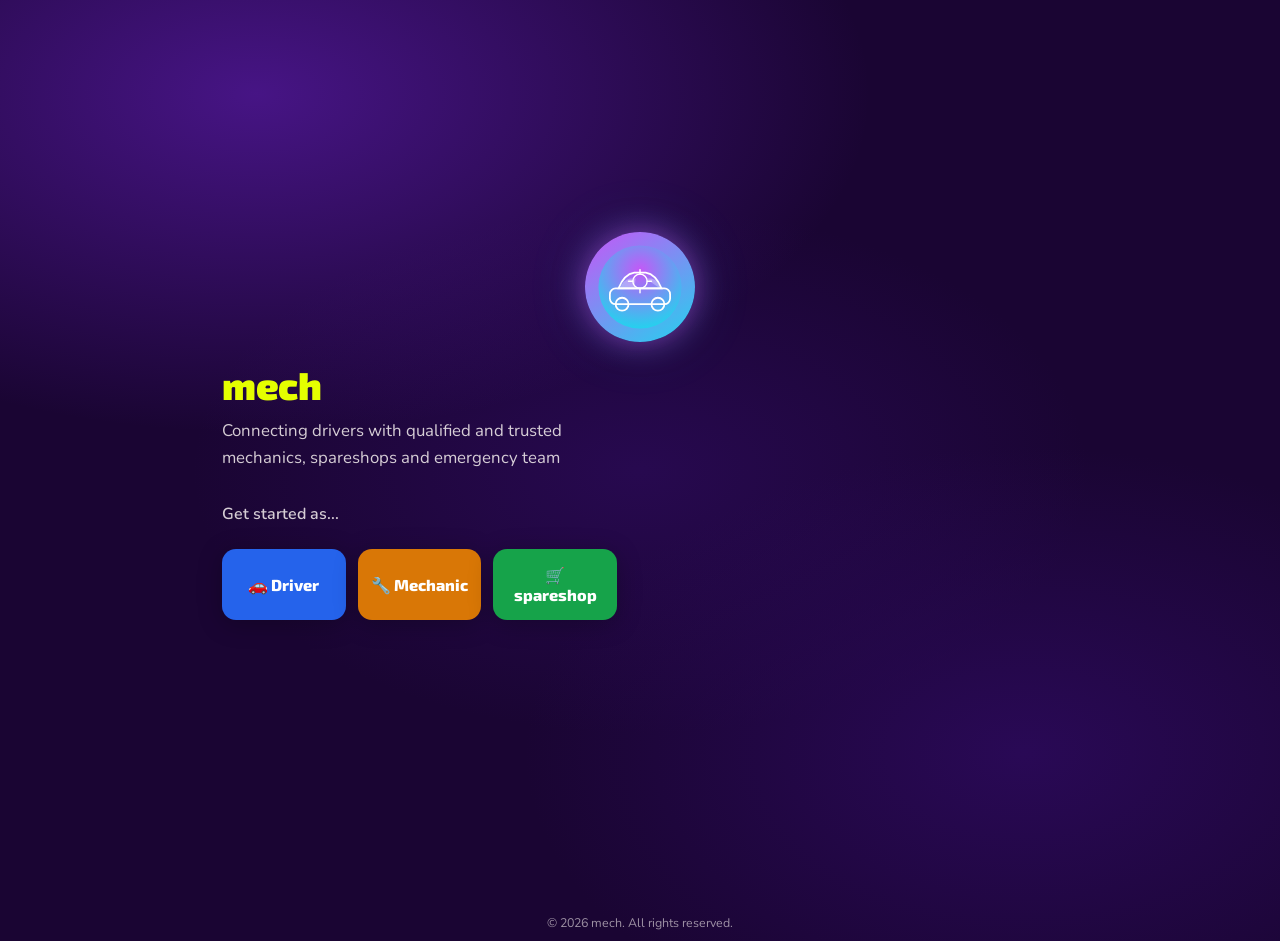
<file: frontend/index.html>
<!DOCTYPE html>
<html lang="en">
<head>
  <meta charset="UTF-8"/>
  <meta name="viewport" content="width=device-width,initial-scale=1.0"/>
  <title>mech — Connect with Mechanics &amp; Spare Shops</title>

  <!-- ── PWA Manifest ───────────────────────────────────────── -->
  <link rel="manifest" href="manifest.json"/>

  <!-- ── Theme colours ─────────────────────────────────────── -->
  <meta name="theme-color" content="#6b21c8"/>
  <meta name="msapplication-TileColor" content="#1a0533"/>
  <meta name="msapplication-TileImage" content="icons/icon-144.png"/>

  <!-- ── iOS / Safari PWA ──────────────────────────────────── -->
  <meta name="apple-mobile-web-app-capable" content="yes"/>
  <meta name="apple-mobile-web-app-status-bar-style" content="black-translucent"/>
  <meta name="apple-mobile-web-app-title" content="mech"/>
  <link rel="apple-touch-icon" href="icons/icon-192.png"/>
  <link rel="apple-touch-icon" sizes="152x152" href="icons/icon-152.png"/>
  <link rel="apple-touch-icon" sizes="144x144" href="icons/icon-144.png"/>

  <!-- ── Open Graph (share preview) ────────────────────────── -->
  <meta property="og:title" content="mech — On-Demand Auto Help"/>
  <meta property="og:description" content="Connecting drivers with trusted mechanics, spare shops and emergency teams."/>
  <meta property="og:image" content="icons/icon-512.png"/>
  <meta property="og:type" content="website"/>

  <!-- ── Description ───────────────────────────────────────── -->
  <meta name="description" content="Connecting drivers with qualified and trusted mechanics, spare shops and emergency rescue teams in Kenya."/>
  <meta name="keywords" content="mechanic, spare parts, auto repair, Kenya, driver, emergency"/>

  <link rel="stylesheet" href="css/styles.css"/>
  <link rel="icon" type="image/svg+xml" href="logo.SVG"/>
  <link rel="icon" type="image/png" sizes="192x192" href="icons/icon-192.png"/>
</head>
<body>
<div class="page-wrapper" style="justify-content:center;min-height:100vh;padding-top:0;">
  <div style="display:flex;flex-direction:column;justify-content:center;min-height:100vh;padding:32px 16px;">

    <!-- Logo -->
    <div style="display:flex;flex-direction:column;align-items:flex-start;margin-bottom:24px;">
      <div class="logo-ripple-wrap" style="width:110px;height:110px;margin-left:auto;margin-right:auto;margin-bottom:20px;">
        <span class="ripple-ring ripple-ring-1"></span>
        <span class="ripple-ring ripple-ring-2"></span>
        <span class="ripple-ring ripple-ring-3"></span>
        <div class="logo-circle" style="width:110px;height:110px;">
          <img src="logo.SVG" alt="mech logo" style="width:86px;height:86px;"/>
        </div>
      </div>
      <h1 class="logo-name" style="font-size:2.4rem;font-weight:900;margin-bottom:10px;">mech</h1>
      <p style="color:var(--text-light);font-size:1.05rem;line-height:1.6;max-width:400px;margin-bottom:32px;">
        Connecting drivers with qualified and trusted mechanics, spareshops and emergency team
      </p>

      <p style="color:var(--text-light);font-size:1rem;font-weight:600;margin-bottom:16px;">Get started as...</p>

      <div class="role-buttons">
        <button class="role-btn btn-blue" data-role="driver" onclick="window.location.href='register_driver.html'">
          🚗 Driver
        </button>
        <button class="role-btn btn-orange" data-role="mechanic" onclick="window.location.href='register_mechanic.html'">
          🔧 Mechanic
        </button>
        <button class="role-btn btn-green" data-role="spareshop" onclick="window.location.href='register_spareshop.html'">
          🛒 spareshop
        </button>
      </div>

      <div style="margin-top:24px;">
        <!-- Admin access: hidden from regular users, accessible only via /dashboard_admin.html
             when logged in as admin role. The link is invisible but keyboard-accessible
             for legitimate admins who know the URL. -->
        <span id="adminLinkWrap" style="display:none;">
          <a href="dashboard_admin.html" style="color:rgba(255,255,255,0.35);font-size:0.72rem;text-decoration:none;letter-spacing:0.5px;">⚙ Admin</a>
        </span>
      </div>
    </div>

  </div>

  <footer class="page-footer">© <span id="yr"></span> mech. All rights reserved.</footer>
</div>


<script src="js/app.js"></script>
<script>document.getElementById('yr').textContent = new Date().getFullYear();</script>
</body>
</html>
</file>
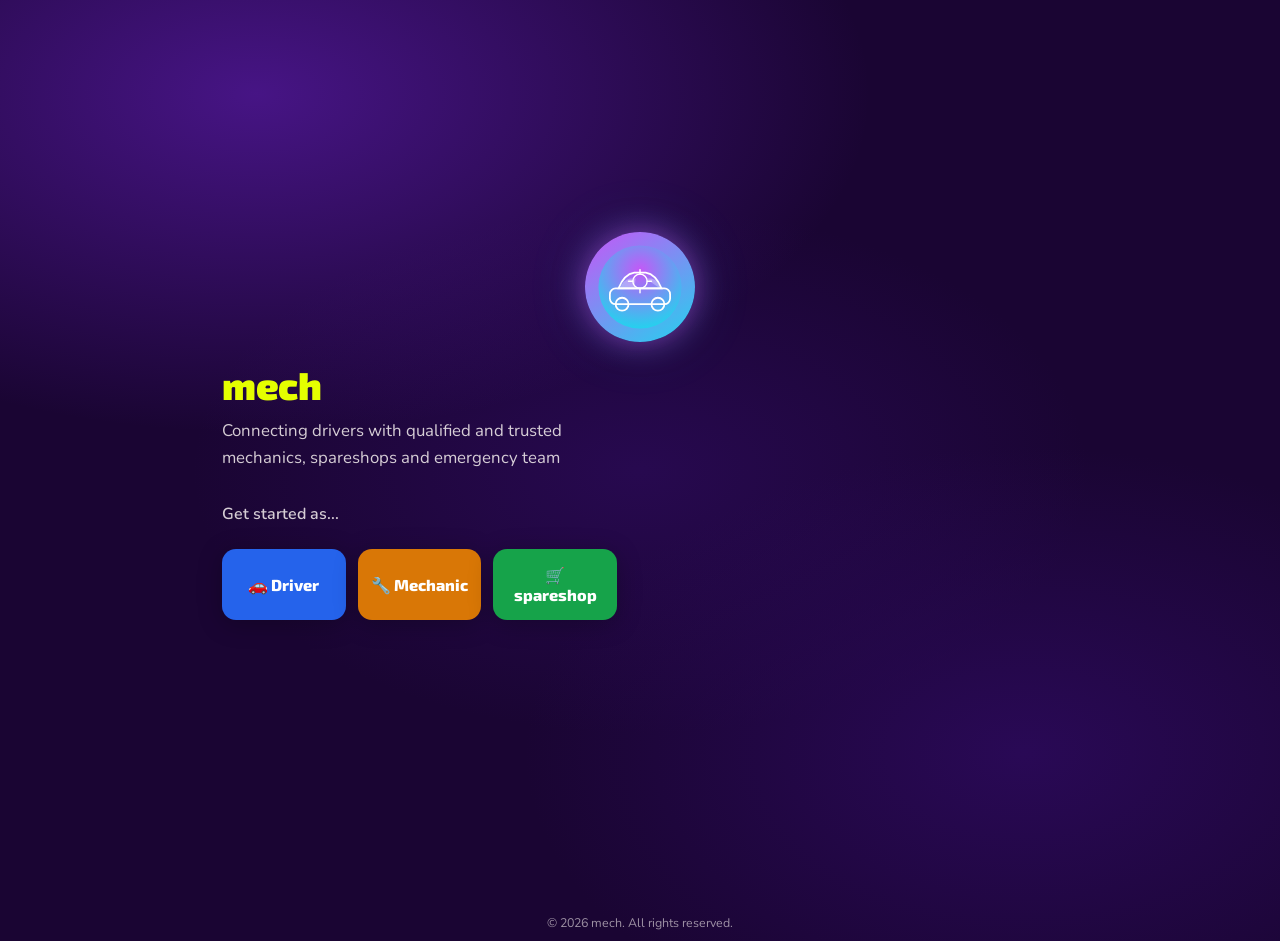
<file: frontend/dashboard_admin.html>
<!DOCTYPE html>
<html lang="en">
<head>
  <meta charset="UTF-8"/>
  <meta name="viewport" content="width=device-width,initial-scale=1.0"/>
  <link rel="manifest" href="manifest.json"/>
  <meta name="theme-color" content="#6b21c8"/>
  <meta name="apple-mobile-web-app-capable" content="yes"/>
  <meta name="apple-mobile-web-app-status-bar-style" content="black-translucent"/>
  <meta name="apple-mobile-web-app-title" content="mech"/>
  <link rel="apple-touch-icon" href="icons/icon-192.png"/>
  <meta name="robots" content="noindex, nofollow"/>
  <title>mech — Admin Dashboard</title>
  <link rel="stylesheet" href="css/styles.css"/>
  <link rel="icon" type="image/svg+xml" href="logo.SVG"/>
  <style>
    .admin-badge{font-size:.65rem;font-weight:800;padding:3px 9px;border-radius:999px;white-space:nowrap}
    .badge-active{background:#d1fae5;color:#15803d}
    .badge-expired{background:#fee2e2;color:#b91c1c}
    .badge-grace{background:#fef3c7;color:#92400e}
    .badge-pending{background:#dbeafe;color:#1d4ed8}
    .badge-suspended{background:#fee2e2;color:#7f1d1d}
    .badge-locked{background:#f3e8ff;color:#7c3aed}
    .mb{padding:4px 9px;border:none;border-radius:6px;font-size:.68rem;font-weight:700;cursor:pointer;color:#fff;white-space:nowrap}
    .mb-green{background:#16a34a}.mb-red{background:#ef4444}.mb-purple{background:#7c3aed}
    .mb-orange{background:#d97706}.mb-gray{background:#6b7280}.mb-blue{background:#2563eb}
    .sec-tab{display:none}.sec-tab.active{display:block}
    .admin-tab{padding:6px 14px;border-radius:999px;font-size:.75rem;font-weight:700;
      border:1.5px solid rgba(107,33,200,.2);background:#f9fafb;color:var(--text-dark);cursor:pointer}
    .admin-tab.on{background:var(--purple-light);border-color:var(--purple-light);color:#fff}
    .empty{padding:16px;text-align:center;color:#9ca3af;font-size:.82rem}
    .row{display:flex;align-items:center;gap:8px;padding:9px 0;border-bottom:1px solid rgba(0,0,0,.06);font-size:.8rem}
    .row:last-child{border-bottom:none}
    .stars-gold{color:#f59e0b}
    .ai{padding:5px 8px;border:1px solid #e5e7eb;border-radius:6px;font-size:.78rem;outline:none;font-family:inherit}
    .btn-row{display:flex;gap:6px;flex-wrap:wrap;margin-top:8px}
    .full-input{width:100%;padding:9px 12px;border:1px solid #e5e7eb;border-radius:var(--radius-sm);font-size:.82rem;outline:none;box-sizing:border-box;font-family:inherit}
  </style>
</head>
<body>
<div class="page-wrapper has-bottom-nav">

  <!-- Header -->
  <div class="logo-block" style="padding:16px 0 8px;">
    <div class="logo-ripple-wrap" style="width:70px;height:70px;">
      <span class="ripple-ring ripple-ring-1"></span>
      <span class="ripple-ring ripple-ring-2"></span>
      <span class="ripple-ring ripple-ring-3"></span>
      <div class="logo-circle" style="width:70px;height:70px;">
        <img src="logo.SVG" alt="mech" style="width:54px;height:54px;"/>
      </div>
    </div>
    <span class="logo-name" style="font-size:1.4rem;">mech</span>
    <h2 style="font-family:var(--font-display);font-size:1.5rem;font-weight:900;color:var(--text-white);">Admin Dashboard</h2>
  </div>

  <!-- Stats row -->
  <div class="dash-grid-3" style="margin-bottom:12px;">
    <div class="admin-section" style="text-align:center;">
      <div class="admin-stat-big" id="statTotalUsers">--</div>
      <div style="font-size:.78rem;font-weight:700;color:var(--text-muted);">Total Users</div>
      <div style="font-size:.72rem;margin-top:4px;">🚗 <span id="statDrivers">--</span> &nbsp;🔧 <span id="statMechanics">--</span> &nbsp;🛒 <span id="statShops">--</span></div>
    </div>
    <div class="admin-section" style="text-align:center;">
      <div class="admin-stat-big" style="color:#f59e0b;" id="statPendingMech">--</div>
      <div style="font-size:.78rem;font-weight:700;color:var(--text-muted);">Pending Mechanic Verifications</div>
      <div style="font-size:.72rem;margin-top:4px;color:var(--text-muted);">Shops waiting: <span id="statPendingShop">--</span></div>
    </div>
    <div class="admin-section" style="text-align:center;">
      <div class="admin-stat-big" id="statAvgRating">--</div>
      <div style="font-size:.78rem;font-weight:700;color:var(--text-muted);">Avg Provider Rating</div>
      <div style="font-size:.72rem;margin-top:4px;color:var(--text-muted);">Earnings: <span id="statEarnings">--</span></div>
    </div>
  </div>

  <!-- Section tabs -->
  <div style="display:flex;gap:6px;flex-wrap:wrap;margin-bottom:14px;">
    <button class="admin-tab on" onclick="showSec('users',this)">👥 Users</button>
    <button class="admin-tab" onclick="showSec('verify',this)">✅ Verify</button>
    <button class="admin-tab" onclick="showSec('subscriptions',this)">💳 Subscriptions</button>
    <button class="admin-tab" onclick="showSec('ratings',this)">⭐ Ratings</button>
    <button class="admin-tab" onclick="showSec('emergency',this)">🚨 Emergency</button>
    <button class="admin-tab" onclick="showSec('notify',this)">📢 Notify</button>
    <button class="admin-tab" onclick="showSec('admins',this)">🛡️ Admins</button>
    <button class="admin-tab" onclick="showSec('audit',this)">📋 Audit Trail</button>
  </div>

  <!-- ═══════════════════ USERS ═══════════════════ -->
  <div id="sec-users" class="sec-tab active">
    <div class="admin-section">
      <div class="admin-section-title">USER MANAGEMENT</div>
      <input id="userSearch" class="full-input" style="margin-bottom:10px;" type="text" placeholder="Search by name or email…"/>
      <div id="userMgmtList"><div class="empty">Loading users…</div></div>
    </div>
    <div class="admin-section" style="margin-top:12px;">
      <div class="admin-section-title">USER ACTIONS (quick — by ID)</div>
      <input id="actionUserId" class="full-input" style="margin-bottom:8px;" type="text" placeholder="Enter user ID"/>
      <div class="btn-row">
        <button id="deactivateBtn" class="btn btn-red" style="flex:1;font-size:.75rem;padding:9px;">Deactivate</button>
        <button id="suspendBtn" class="btn btn-orange" style="flex:1;font-size:.75rem;padding:9px;">Suspend (hrs)</button>
      </div>
    </div>
  </div>

  <!-- ═══════════════════ VERIFICATION ═══════════════════ -->
  <div id="sec-verify" class="sec-tab">
    <div class="admin-section">
      <div class="admin-section-title">VERIFICATION QUEUE</div>
      <div class="btn-row" style="margin-bottom:10px;">
        <button class="admin-tab on" onclick="loadVerifyQueue('mechanic',this)" style="flex:1;">🔧 Mechanics</button>
        <button class="admin-tab" onclick="loadVerifyQueue('spareshop',this)" style="flex:1;">🛒 Shop Owners</button>
      </div>
      <div id="verifyQueueList"><div class="empty">Loading…</div></div>
    </div>
  </div>

  <!-- ═══════════════════ SUBSCRIPTIONS ═══════════════════ -->
  <div id="sec-subscriptions" class="sec-tab">
    <div class="admin-section">
      <div class="admin-section-title">SUBSCRIPTIONS</div>
      <div style="display:flex;gap:6px;flex-wrap:wrap;margin-bottom:12px;">
        <button class="admin-tab on" onclick="loadSubs('expiring',this)">⚠️ Expiring Soon</button>
        <button class="admin-tab" onclick="loadSubs('expired',this)">🔴 Expired</button>
        <button class="admin-tab" onclick="loadSubs('grace',this)">⏳ Grace Period</button>
        <button class="admin-tab" onclick="loadSubs('all',this)">All</button>
      </div>
      <div id="subsList"><div class="empty">Loading…</div></div>
    </div>
  </div>

  <!-- ═══════════════════ RATINGS ═══════════════════ -->
  <div id="sec-ratings" class="sec-tab">
    <div class="admin-section">
      <div class="admin-section-title">PROVIDER RATINGS <span style="font-size:.65rem;font-weight:600;color:var(--text-muted);text-transform:none;">— edit or delete any rating</span></div>
      <div style="display:flex;gap:6px;flex-wrap:wrap;margin-bottom:10px;">
        <button class="admin-tab on" onclick="loadRatings('',this)">All</button>
        <button class="admin-tab" onclick="loadRatings('mechanic',this)">Mechanics</button>
        <button class="admin-tab" onclick="loadRatings('spareshop',this)">Shops</button>
      </div>
      <div id="ratingsList"><div class="empty">Loading…</div></div>
    </div>
  </div>

  <!-- ═══════════════════ EMERGENCY CONTACTS ═══════════════════ -->
  <div id="sec-emergency" class="sec-tab">
    <div class="admin-section">
      <div class="admin-section-title">EMERGENCY CONTACTS <span style="font-size:.65rem;font-weight:600;color:var(--text-muted);text-transform:none;">— source of truth for chat.html emergency tab</span></div>

      <!-- Add form -->
      <div style="background:rgba(107,33,200,.06);border-radius:10px;padding:12px;margin-bottom:14px;">
        <div style="font-size:.78rem;font-weight:800;margin-bottom:8px;color:var(--text-dark);">+ Add Contact</div>
        <div style="display:grid;grid-template-columns:1fr 1fr;gap:8px;">
          <input class="full-input" id="ecName"     placeholder="Name *"/>
          <input class="full-input" id="ecContact"  placeholder="Phone number *"/>
          <input class="full-input" id="ecCategory" placeholder="Category (Police/Medical/…)"/>
          <input class="full-input" id="ecLocation" placeholder="Location/Region"/>
          <input class="full-input" id="ecIcon"     placeholder="Emoji icon (e.g. 🚔)"/>
          <input class="full-input" id="ecNotes"    placeholder="Notes (optional)"/>
        </div>
        <button onclick="addEmergContact()" class="btn btn-blue btn-full" style="margin-top:8px;font-size:.82rem;padding:9px;">Add Contact</button>
      </div>

      <div id="emergContactsList"><div class="empty">Loading…</div></div>
    </div>
  </div>

  <!-- ═══════════════════ NOTIFY ═══════════════════ -->
  <div id="sec-notify" class="sec-tab">
    <div class="admin-section">
      <div class="admin-section-title">SEND NOTIFICATION <span style="font-size:.65rem;font-weight:600;color:var(--text-muted);text-transform:none;">— appears in user's chat as "Mech Admin"</span></div>
      <textarea id="notifMessage" class="full-input" placeholder="Notification message…" style="height:72px;resize:none;"></textarea>
      <div style="display:flex;align-items:center;gap:6px;margin:6px 0;flex-wrap:wrap;">
        <span style="font-size:.75rem;font-weight:600;white-space:nowrap;">By email</span>
        <input id="notifTarget" type="email" class="full-input" style="flex:1;padding:5px 8px;" placeholder="user@email.com (leave blank to use role/broadcast)"/>
      </div>
      <div style="display:flex;align-items:center;gap:6px;margin:4px 0;">
        <span style="font-size:.75rem;font-weight:600;white-space:nowrap;">By role</span>
        <select id="notifRole" class="full-input" style="flex:1;padding:5px 8px;">
          <option value="">— all roles —</option>
          <option value="driver">Drivers</option>
          <option value="mechanic">Mechanics</option>
          <option value="spareshop">Spare Shops</option>
        </select>
      </div>
      <label style="display:flex;align-items:center;gap:6px;margin:6px 0;font-size:.75rem;font-weight:600;cursor:pointer;">
        <input type="checkbox" id="notifBroadcast" style="accent-color:var(--purple-light);"/>
        Broadcast to ALL users
      </label>
      <div id="notifAlert" style="display:none;padding:9px 12px;border-radius:8px;font-size:.8rem;font-weight:700;margin:8px 0;"></div>
      <button id="sendNotifBtn" class="btn btn-blue btn-full" style="font-size:.82rem;padding:11px;">Send Notification 📨</button>
    </div>
  </div>

  <!-- ═══════════════════ MANAGE ADMINS ═══════════════════ -->
  <div id="sec-admins" class="sec-tab">
    <div class="admin-section">
      <div class="admin-section-title">CURRENT ADMINS</div>
      <div id="adminsList"><div class="empty">Loading…</div></div>
    </div>
    <div class="admin-section" style="margin-top:12px;">
      <div class="admin-section-title">ADD / PROMOTE TO ADMIN</div>
      <div style="font-size:.75rem;color:var(--text-muted);margin-bottom:10px;">
        If the user already has an account (driver/mechanic/shop), enter their registered email and phone — their account will be PROMOTED to admin. Otherwise a new admin account is created.
      </div>
      <div id="addAdminAlert" style="display:none;padding:9px 12px;border-radius:8px;font-size:.8rem;font-weight:700;margin-bottom:10px;"></div>
      <div class="input-wrapper" style="margin-bottom:8px;">
        <span class="input-icon">👤</span>
        <input class="input-field" id="adminFullName" type="text" placeholder="Full Name"/>
      </div>
      <div class="input-wrapper" style="margin-bottom:8px;">
        <span class="input-icon">✉️</span>
        <input class="input-field" id="adminEmail" type="email" placeholder="Email address"/>
      </div>
      <div class="input-wrapper" style="margin-bottom:8px;">
        <span class="input-icon">📞</span>
        <input class="input-field" id="adminPhone" type="tel" placeholder="Phone (e.g. +254712345678)"/>
      </div>
      <div class="input-wrapper" style="margin-bottom:12px;">
        <span class="input-icon">🔒</span>
        <input class="input-field" id="adminPassword" type="password" placeholder="Password (min 8 chars)" autocomplete="new-password"/>
      </div>
      <button class="btn btn-blue btn-full" id="addAdminBtn" style="padding:13px;font-size:.9rem;">
        + Add / Promote to Admin
      </button>
    </div>
  </div>

  <!-- ═══════════════════ AUDIT TRAIL ═══════════════════ -->
  <div id="sec-audit" class="sec-tab">
    <div class="admin-section">
      <div class="admin-section-title">ADMIN AUDIT TRAIL <span style="font-size:.65rem;font-weight:600;color:var(--text-muted);text-transform:none;">— every admin action is logged here with who did it</span></div>
      <div id="auditList"><div class="empty">Loading…</div></div>
      <button onclick="loadAudit()" class="btn btn-blue" style="margin-top:10px;font-size:.78rem;padding:8px 16px;">🔄 Refresh</button>
    </div>
  </div>

  <footer class="page-footer" style="padding-bottom:6px;">© <span id="yr"></span> mech. All rights reserved.</footer>
</div>

<!-- Bottom Nav -->
<nav class="dash-bottom-nav" style="left:0;right:0;max-width:900px;margin:0 auto;">
  <button class="dash-nav-tab active" onclick="window.location.href='dashboard_admin.html'">
    <span class="d-icon">🏠</span>Dashboard
  </button>
  <button class="dash-nav-tab" onclick="window.location.href='chat.html'">
    <span class="d-icon">💬</span>Chats
  </button>
  <button class="dash-nav-tab" id="logoutBtn">
    <span class="d-icon">⏻</span>Logout
  </button>
</nav>

<script src="config.js"></script>
<script src="js/app.js"></script>
<script>
'use strict';

document.getElementById('yr').textContent = new Date().getFullYear();

/* ── Helpers ── */
const BASE = window.MechConfig?.API_BASE || 'https://mech-backend-h7nk.onrender.com';

function authHdr() {
  const tok = (() => { try { return JSON.parse(localStorage.getItem('mech_token')); } catch(e) { return null; } })();
  return { 'Content-Type': 'application/json', ...(tok ? { 'Authorization': 'Bearer ' + tok } : {}) };
}
async function api(method, path, body) {
  const opts = { method, headers: authHdr() };
  if (body) opts.body = JSON.stringify(body);
  const r = await fetch(BASE + path, opts);
  return r.json();
}
const GET  = path => api('GET',  path);
const POST = (path, b) => api('POST', path, b);
const PUT  = (path, b) => api('PUT',  path, b);
const DEL  = path => api('DELETE', path);

function myId() {
  try { return JSON.parse(localStorage.getItem('mech_user'))?.id; } catch(e) { return null; }
}
function toast(msg) {
  if (window.MechApp?.UI?.showToast) { window.MechApp.UI.showToast(msg); return; }
  alert(msg);
}
function esc(s) {
  const d = document.createElement('div');
  d.appendChild(document.createTextNode(s || ''));
  return d.innerHTML;
}

/* ── Section switcher ── */
function showSec(id, btn) {
  document.querySelectorAll('.sec-tab').forEach(s => s.classList.remove('active'));
  document.getElementById('sec-' + id).classList.add('active');
  document.querySelectorAll('.admin-tab[onclick*="showSec"]').forEach(b => b.classList.remove('on'));
  btn.classList.add('on');

  // Lazy load on first open
  if (id === 'subscriptions') loadSubs('expiring', document.querySelector('#sec-subscriptions .admin-tab'));
  if (id === 'ratings')       loadRatings('', document.querySelector('#sec-ratings .admin-tab'));
  if (id === 'emergency')     loadEmergContacts();
  if (id === 'admins')        loadAdmins();
  if (id === 'audit')         loadAudit();
  if (id === 'verify')        loadVerifyQueue('mechanic', document.querySelector('#sec-verify .admin-tab'));
}

/* ════════════════════════════════════════════════
   STATS
   ════════════════════════════════════════════════ */
async function loadStats() {
  const res = await GET('/api/admin/stats');
  const set = (id, v) => { const el = document.getElementById(id); if (el) el.textContent = v ?? '--'; };
  set('statTotalUsers', res.total_users);
  set('statDrivers',    res.drivers);
  set('statMechanics',  res.mechanics);
  set('statShops',      res.spare_shops);
  set('statAvgRating',  res.avg_rating != null ? Number(res.avg_rating).toFixed(1) : '--');
  set('statEarnings',   res.total_earnings_kes != null ? 'KES ' + Number(res.total_earnings_kes).toLocaleString() : '--');
  set('statPendingMech',res.pending_mechanic_verifications ?? res.pending_verify ?? '--');
  set('statPendingShop',res.pending_shop_verifications ?? '--');
}

/* ════════════════════════════════════════════════
   USERS
   ════════════════════════════════════════════════ */
async function loadUsers(q) {
  const list = document.getElementById('userMgmtList');
  list.innerHTML = '<div class="empty">Loading…</div>';
  const res = await GET('/api/admin/users' + (q ? '?q=' + encodeURIComponent(q) : ''));
  const users = res.users || [];
  if (!users.length) { list.innerHTML = '<div class="empty">No users found.</div>'; return; }

  list.innerHTML = users.map(u => `
    <div class="row">
      <div style="width:34px;height:34px;border-radius:50%;background:linear-gradient(135deg,var(--magenta),var(--cyan-accent));display:flex;align-items:center;justify-content:center;font-size:.9rem;flex-shrink:0;">
        ${u.role==='mechanic'?'🔧':u.role==='spareshop'?'🛒':'🚗'}
      </div>
      <div style="flex:1;min-width:0;">
        <div style="font-size:.83rem;font-weight:800;">${esc(u.full_name||'')} <span style="font-size:.65rem;font-weight:600;color:#6b7280;">#${u.id}</span></div>
        <div style="font-size:.7rem;color:#6b7280;">${esc(u.email||'')} · ${u.role}</div>
        <div style="font-size:.68rem;">
          <span style="color:${u.is_active?'#16a34a':'#ef4444'};">${u.is_active?'Active':'Inactive'}</span>
          · <span style="color:${u.is_verified?'#16a34a':'#d97706'};">${u.is_verified?'Verified':'Unverified'}</span>
          ${u.is_suspended ? ' · <span style="color:#7c3aed;font-weight:700;">🔒 Locked</span>' : ''}
        </div>
      </div>
      <div style="display:flex;gap:4px;flex-wrap:wrap;justify-content:flex-end;max-width:130px;">
        ${!u.is_verified ? `<button class="mb mb-green" onclick="verifyUser(${u.id},true,this)">✓ Verify</button>` : ''}
        <button class="mb ${u.is_active?'mb-red':'mb-gray'}" onclick="toggleActive(${u.id},this)">${u.is_active?'Deactivate':'Activate'}</button>
        ${u.is_suspended
          ? `<button class="mb mb-green" onclick="unlockUser(${u.id},this)">🔓 Unlock</button>`
          : `<button class="mb mb-purple" onclick="lockUser(${u.id},this)">🔒 Lock</button>`}
      </div>
    </div>`).join('');
}

window.verifyUser = async (id, approved, btn) => {
  const res = await POST(`/api/admin/verify/${id}`, { approved });
  toast(res.message || (approved ? 'Verified' : 'Declined'));
  loadUsers();
};
window.toggleActive = async (id, btn) => {
  const res = await POST(`/api/admin/users/${id}/toggle-active`, {});
  toast(res.message || 'Done');
  loadUsers();
};
window.lockUser = async (id, btn) => {
  const reason = prompt('Reason for locking this account:', 'Outstanding subscription payment.');
  if (reason === null) return;
  const res = await POST(`/api/admin/users/${id}/lock`, { reason });
  toast(res.message || 'Done');
  loadUsers();
};
window.unlockUser = async (id, btn) => {
  const res = await POST(`/api/admin/users/${id}/unlock`, {});
  toast(res.message || 'Done');
  loadUsers();
};

let _searchTimer;
document.getElementById('userSearch').addEventListener('input', function () {
  clearTimeout(_searchTimer);
  _searchTimer = setTimeout(() => loadUsers(this.value.trim()), 380);
});

document.getElementById('deactivateBtn').addEventListener('click', async () => {
  const uid = document.getElementById('actionUserId').value.trim();
  if (!uid || !confirm(`Deactivate/toggle active for user ${uid}?`)) return;
  const res = await POST(`/api/admin/users/${uid}/toggle-active`, {});
  toast(res.message || 'Done');
  loadUsers();
});
document.getElementById('suspendBtn').addEventListener('click', async () => {
  const uid = document.getElementById('actionUserId').value.trim();
  if (!uid) { toast('Enter a user ID first.'); return; }
  const dur = prompt('Suspend duration (hours):');
  if (!dur || isNaN(dur)) return;
  const res = await POST('/api/admin/suspend', { user_id: parseInt(uid), duration: parseInt(dur) });
  toast(res.message || 'Done');
  loadUsers();
});

/* ════════════════════════════════════════════════
   VERIFICATION QUEUE
   ════════════════════════════════════════════════ */
window.loadVerifyQueue = async function(role, btn) {
  document.querySelectorAll('#sec-verify .admin-tab').forEach(b => b.classList.remove('on'));
  btn.classList.add('on');
  const list = document.getElementById('verifyQueueList');
  list.innerHTML = '<div class="empty">Loading…</div>';
  const res = await GET('/api/admin/verification-queue?role=' + role);
  const users = res.users || [];
  if (!users.length) { list.innerHTML = '<div class="empty">No pending verifications.</div>'; return; }
  list.innerHTML = users.map(u => `
    <div class="row">
      <div style="width:34px;height:34px;border-radius:50%;background:linear-gradient(135deg,var(--magenta),var(--purple-light));display:flex;align-items:center;justify-content:center;font-size:.9rem;flex-shrink:0;">
        ${role==='mechanic'?'🔧':'🛒'}
      </div>
      <div style="flex:1;min-width:0;">
        <div style="font-size:.83rem;font-weight:800;">${esc(u.full_name||'')} <span style="font-size:.65rem;color:#6b7280;">#${u.id}</span></div>
        <div style="font-size:.7rem;color:#6b7280;">${esc(u.email||'')}</div>
        ${u.business_name ? `<div style="font-size:.7rem;color:#6b7280;">${esc(u.business_name)}</div>` : ''}
      </div>
      <span class="admin-badge badge-pending">Pending</span>
      <div class="verify-actions">
        <button class="verify-btn approve" title="Approve" onclick="verifyUser(${u.id},true,this)">✔</button>
        <button class="verify-btn decline" title="Decline" onclick="verifyUser(${u.id},false,this)">✖</button>
      </div>
    </div>`).join('');
};

/* ════════════════════════════════════════════════
   SUBSCRIPTIONS
   ════════════════════════════════════════════════ */
const SUB_ENDPOINTS = {
  expiring: '/api/subscriptions/admin/expiring-soon',
  expired:  '/api/subscriptions/admin/expired',
  grace:    '/api/subscriptions/admin/grace-period',
  all:      '/api/subscriptions/admin/all',
};

window.loadSubs = async function(type, btn) {
  document.querySelectorAll('#sec-subscriptions .admin-tab').forEach(b => b.classList.remove('on'));
  btn.classList.add('on');
  const list = document.getElementById('subsList');
  list.innerHTML = '<div class="empty">Loading…</div>';
  const res = await GET(SUB_ENDPOINTS[type] || SUB_ENDPOINTS.all);
  const subs = res.subscriptions || res.data?.subscriptions || [];
  if (!subs.length) { list.innerHTML = '<div class="empty">None found.</div>'; return; }

  list.innerHTML = subs.map(s => {
    const expDate = s.end_date ? new Date(s.end_date).toLocaleDateString('en-KE') : '—';
    const daysLeft = s.end_date ? Math.ceil((new Date(s.end_date) - Date.now()) / 86400000) : null;
    const badge = s.status === 'active' ? 'badge-active'
                : s.status === 'expired' ? 'badge-expired'
                : s.status === 'grace' ? 'badge-grace'
                : 'badge-pending';
    return `<div class="row">
      <div style="flex:1;min-width:0;">
        <div style="font-size:.83rem;font-weight:800;">${esc(s.user_name||s.full_name||'User')} <span style="font-size:.65rem;color:#6b7280;">#${s.user_id||s.id}</span></div>
        <div style="font-size:.7rem;color:#6b7280;">${esc(s.plan||'—')} · Expires: ${expDate}${daysLeft != null ? ` (${daysLeft}d)` : ''}</div>
        <div style="font-size:.7rem;color:#6b7280;">${esc(s.user_email||'')}</div>
      </div>
      <span class="admin-badge ${badge}">${esc(s.status||'—')}</span>
      <div style="display:flex;gap:4px;flex-wrap:wrap;justify-content:flex-end;">
        <button class="mb mb-blue" onclick="sendSubReminder(${s.user_id||s.id},this)" title="Send reminder to user">📨 Remind</button>
        ${s.status === 'expired' || s.status === 'grace'
          ? `<button class="mb mb-orange" onclick="grantGrace(${s.user_id||s.id},'7days',this)">+7d Grace</button>
             <button class="mb mb-orange" onclick="grantGrace(${s.user_id||s.id},'30days',this)">+30d Grace</button>
             <button class="mb mb-red" onclick="lockUserSub(${s.user_id||s.id},this)">🔒 Lock</button>
             <button class="mb mb-green" onclick="approvePayment(${s.subscription_id||s.id},this)">✓ Approve</button>`
          : ''}
        ${s.status === 'grace'
          ? `<button class="mb mb-gray" onclick="terminateGrace(${s.subscription_id||s.id},this)">✖ End Grace</button>`
          : ''}
      </div>
    </div>`;
  }).join('');
};

window.sendSubReminder = async (userId, btn) => {
  btn.disabled = true;
  const res = await POST(`/api/subscriptions/admin/notify/${userId}`, {});
  toast(res.message || 'Reminder sent');
  btn.disabled = false;
};
window.grantGrace = async (userId, period, btn) => {
  btn.disabled = true;
  const days = period === '7days' ? 7 : 30;
  const res = await POST(`/api/subscriptions/admin/grace/${userId}`, { days });
  toast(res.message || `Grace period of ${days} days granted`);
  loadSubs('grace', document.querySelector('#sec-subscriptions .admin-tab:nth-child(3)'));
};
window.lockUserSub = async (userId, btn) => {
  if (!confirm('Lock this account until payment is made?')) return;
  const res = await POST(`/api/admin/users/${userId}/lock`, { reason: 'Subscription expired — payment required.' });
  toast(res.message || 'Account locked');
};
window.terminateGrace = async (subId, btn) => {
  if (!confirm('Terminate grace period? The account will be locked immediately.')) return;
  const res = await POST(`/api/subscriptions/admin/terminate-grace/${subId}`, {});
  toast(res.message || 'Grace period terminated');
  loadSubs('grace', document.querySelector('#sec-subscriptions .admin-tab:nth-child(3)'));
};
window.approvePayment = async (subId, btn) => {
  if (!confirm('Mark payment as received and activate this subscription?')) return;
  const res = await POST(`/api/subscriptions/admin/approve/${subId}`, {});
  toast(res.message || 'Subscription approved');
  loadSubs('all', document.querySelector('#sec-subscriptions .admin-tab:last-child'));
};

/* ════════════════════════════════════════════════
   RATINGS
   ════════════════════════════════════════════════ */
window.loadRatings = async function(role, btn) {
  document.querySelectorAll('#sec-ratings .admin-tab').forEach(b => b.classList.remove('on'));
  btn.classList.add('on');
  const list = document.getElementById('ratingsList');
  list.innerHTML = '<div class="empty">Loading…</div>';
  const res = await GET('/api/ratings/admin/all' + (role ? '?role=' + role : ''));
  const ratings = res.ratings || [];
  if (!ratings.length) { list.innerHTML = '<div class="empty">No ratings found.</div>'; return; }
  list.innerHTML = ratings.map(r => `
    <div class="row" id="rating-row-${r.id}">
      <div style="flex:1;min-width:0;">
        <div style="font-size:.82rem;font-weight:800;">${esc(r.target_name||'Provider')} <span class="admin-badge" style="background:#f3f4f6;color:#6b7280;">${esc(r.target_role||'')}</span></div>
        <div style="font-size:.7rem;color:#6b7280;">By: ${esc(r.reviewer_name||'User')} · ${r.created_at ? new Date(r.created_at).toLocaleDateString('en-KE') : ''}</div>
        <div style="margin:3px 0;">
          <select class="ai" id="stars-${r.id}" style="width:80px;">
            ${[1,2,3,4,5].map(n=>`<option value="${n}" ${r.stars==n?'selected':''}>${'★'.repeat(n)}</option>`).join('')}
          </select>
        </div>
        <input class="ai" id="comment-${r.id}" value="${esc(r.comment||'')}" style="width:100%;margin-top:4px;" placeholder="Edit comment…"/>
      </div>
      <div style="display:flex;flex-direction:column;gap:4px;">
        <button class="mb mb-blue" onclick="saveRating(${r.id})">💾 Save</button>
        <button class="mb mb-red"  onclick="deleteRating(${r.id})">🗑 Delete</button>
      </div>
    </div>`).join('');
};

window.saveRating = async (id) => {
  const stars   = document.getElementById('stars-' + id).value;
  const comment = document.getElementById('comment-' + id).value;
  const res = await PUT(`/api/ratings/${id}`, { stars: parseInt(stars), comment });
  toast(res.message || 'Rating updated');
};
window.deleteRating = async (id) => {
  if (!confirm('Delete this rating permanently?')) return;
  const res = await DEL(`/api/ratings/${id}`);
  toast(res.message || 'Deleted');
  document.getElementById('rating-row-' + id)?.remove();
};

/* ════════════════════════════════════════════════
   EMERGENCY CONTACTS
   ════════════════════════════════════════════════ */
async function loadEmergContacts() {
  const list = document.getElementById('emergContactsList');
  list.innerHTML = '<div class="empty">Loading…</div>';
  const res = await GET('/api/emergency/admin/contacts');
  const contacts = res.contacts || [];
  if (!contacts.length) {
    list.innerHTML = '<div class="empty">No DB contacts yet — public emergency tab is using the Excel sheet or fallback list. Add a contact above to start managing from here.</div>';
    return;
  }
  list.innerHTML = contacts.map(c => `
    <div class="row" id="ec-row-${c.id}">
      <div style="font-size:1.4rem;">${c.icon||'🚨'}</div>
      <div style="flex:1;min-width:0;">
        <div style="font-size:.82rem;font-weight:800;">${esc(c.name)}</div>
        <div style="font-size:.7rem;color:#6b7280;">${esc(c.category)} · ${esc(c.location||'')} · 📞 ${esc(c.contact)}</div>
        ${c.notes ? `<div style="font-size:.68rem;color:#9ca3af;">${esc(c.notes)}</div>` : ''}
        <div style="display:flex;gap:6px;margin-top:4px;flex-wrap:wrap;">
          <input class="ai" id="ec-name-${c.id}"     value="${esc(c.name)}"     style="flex:2;min-width:100px;" placeholder="Name"/>
          <input class="ai" id="ec-contact-${c.id}"  value="${esc(c.contact)}"  style="flex:1;min-width:80px;"  placeholder="Phone"/>
          <input class="ai" id="ec-cat-${c.id}"      value="${esc(c.category)}" style="flex:1;min-width:80px;"  placeholder="Category"/>
          <input class="ai" id="ec-loc-${c.id}"      value="${esc(c.location||'')}" style="flex:1;min-width:80px;" placeholder="Location"/>
        </div>
      </div>
      <div style="display:flex;flex-direction:column;gap:4px;">
        <button class="mb mb-blue"   onclick="saveEmergContact(${c.id})">💾</button>
        <button class="mb mb-red"    onclick="deleteEmergContact(${c.id})">🗑</button>
        <button class="mb ${c.is_active?'mb-gray':'mb-green'}" onclick="toggleEmergContact(${c.id},${!c.is_active},this)">${c.is_active?'Hide':'Show'}</button>
      </div>
    </div>`).join('');
}

window.addEmergContact = async () => {
  const name    = document.getElementById('ecName').value.trim();
  const contact = document.getElementById('ecContact').value.trim();
  if (!name || !contact) { toast('Name and phone number are required.'); return; }
  const res = await POST('/api/emergency/admin/contacts', {
    name, contact,
    category: document.getElementById('ecCategory').value.trim() || 'Ambulance',
    location: document.getElementById('ecLocation').value.trim() || 'Kenya',
    icon:     document.getElementById('ecIcon').value.trim()     || '🚨',
    notes:    document.getElementById('ecNotes').value.trim(),
  });
  toast(res.message || 'Contact added');
  if (!res.error) {
    ['ecName','ecContact','ecCategory','ecLocation','ecIcon','ecNotes'].forEach(id => { document.getElementById(id).value = ''; });
    loadEmergContacts();
  }
};
window.saveEmergContact = async (id) => {
  const res = await PUT(`/api/emergency/admin/contacts/${id}`, {
    name:     document.getElementById('ec-name-' + id).value.trim(),
    contact:  document.getElementById('ec-contact-' + id).value.trim(),
    category: document.getElementById('ec-cat-' + id).value.trim(),
    location: document.getElementById('ec-loc-' + id).value.trim(),
  });
  toast(res.message || 'Saved');
};
window.deleteEmergContact = async (id) => {
  if (!confirm('Delete this emergency contact?')) return;
  const res = await DEL(`/api/emergency/admin/contacts/${id}`);
  toast(res.message || 'Deleted');
  document.getElementById('ec-row-' + id)?.remove();
};
window.toggleEmergContact = async (id, newActive, btn) => {
  const res = await PUT(`/api/emergency/admin/contacts/${id}`, { is_active: newActive });
  toast(res.message || 'Updated');
  loadEmergContacts();
};

/* ════════════════════════════════════════════════
   SEND NOTIFICATION
   ════════════════════════════════════════════════ */
function showNotifAlert(msg, type) {
  const el = document.getElementById('notifAlert');
  el.textContent = msg;
  el.style.display = 'block';
  el.style.background = type === 'ok' ? 'rgba(16,185,129,.12)' : 'rgba(239,68,68,.12)';
  el.style.border     = type === 'ok' ? '1px solid #16a34a'    : '1px solid #dc2626';
  el.style.color      = type === 'ok' ? '#6ee7b7'              : '#fca5a5';
  if (type === 'ok') setTimeout(() => el.style.display = 'none', 4000);
}

document.getElementById('sendNotifBtn').addEventListener('click', async function () {
  const msg       = document.getElementById('notifMessage').value.trim();
  const target    = document.getElementById('notifTarget').value.trim();
  const role      = document.getElementById('notifRole').value;
  const broadcast = document.getElementById('notifBroadcast').checked;
  if (!msg) { showNotifAlert('Please enter a message.', 'err'); return; }
  if (!target && !role && !broadcast) { showNotifAlert('Choose a recipient: email, role, or broadcast.', 'err'); return; }
  this.disabled = true; this.textContent = '⏳ Sending…';
  const res = await POST('/api/admin/notify', { message: msg, target: target||undefined, role: role||undefined, broadcast });
  if (res.error) {
    showNotifAlert('❌ ' + res.error, 'err');
  } else {
    showNotifAlert('✅ ' + (res.message || 'Sent'), 'ok');
    document.getElementById('notifMessage').value = '';
    document.getElementById('notifTarget').value  = '';
    document.getElementById('notifBroadcast').checked = false;
  }
  this.disabled = false; this.textContent = 'Send Notification 📨';
});

/* ════════════════════════════════════════════════
   MANAGE ADMINS
   ════════════════════════════════════════════════ */
async function loadAdmins() {
  const el = document.getElementById('adminsList');
  el.innerHTML = '<div class="empty">Loading…</div>';
  const res = await GET('/api/admin/admins');
  const admins = res.admins || [];
  if (!admins.length) { el.innerHTML = '<div class="empty">No admins found.</div>'; return; }
  el.innerHTML = admins.map(a => {
    const isSelf = a.id === myId();
    return `<div class="row">
      <div style="flex:1;min-width:0;">
        <div style="font-size:.85rem;font-weight:800;">${esc(a.full_name)} ${isSelf ? '<span style="font-size:.68rem;color:#9ca3af;">(you)</span>' : ''}</div>
        <div style="font-size:.72rem;color:#6b7280;">${esc(a.email)} · ${esc(a.phone||'')}</div>
        <div style="font-size:.68rem;color:#9ca3af;">Joined: ${a.created_at ? new Date(a.created_at).toLocaleDateString('en-KE') : '—'}</div>
      </div>
      <span style="font-size:.7rem;background:rgba(124,58,237,.18);color:#c4b5fd;padding:3px 10px;border-radius:20px;font-weight:700;">ADMIN</span>
      ${isSelf ? '' : `<button class="mb mb-red" onclick="removeAdmin(${a.id},'${esc(a.full_name)}')">Remove</button>`}
    </div>`;
  }).join('');
}

window.removeAdmin = async (id, name) => {
  if (!confirm(`Remove admin access for ${name}? Their account will stay but lose admin privileges.`)) return;
  const res = await POST('/api/admin/remove-admin/' + id, {});
  toast(res.message || res.error || 'Done');
  loadAdmins();
};

document.getElementById('addAdminBtn').addEventListener('click', async function () {
  const full_name = document.getElementById('adminFullName').value.trim();
  const email     = document.getElementById('adminEmail').value.trim();
  const phone     = document.getElementById('adminPhone').value.trim();
  const password  = document.getElementById('adminPassword').value;

  const alert = (msg, type) => {
    const el = document.getElementById('addAdminAlert');
    el.textContent = msg; el.style.display = 'block';
    el.style.background = type==='ok' ? 'rgba(16,185,129,.12)' : 'rgba(239,68,68,.12)';
    el.style.border     = type==='ok' ? '1px solid #16a34a'    : '1px solid #dc2626';
    el.style.color      = type==='ok' ? '#6ee7b7'              : '#fca5a5';
    if (type==='ok') setTimeout(()=>el.style.display='none',4000);
  };

  if (!full_name || !email || !phone || !password) { alert('All fields are required.', 'err'); return; }
  if (password.length < 8) { alert('Password must be at least 8 characters.', 'err'); return; }

  this.disabled = true; this.textContent = '⏳ Processing…';

  // Try /api/admin/create-admin first. If the user already exists,
  // use /api/setup-admin with the X-Setup-Secret header to promote them.
  const res = await POST('/api/admin/create-admin', { full_name, email, phone, password });

  if (res.error) {
    alert('❌ ' + res.error, 'err');
  } else {
    alert('✅ ' + (res.message || `Admin account ready for ${email}`), 'ok');
    ['adminFullName','adminEmail','adminPhone','adminPassword'].forEach(id => document.getElementById(id).value = '');
    loadAdmins();
  }

  this.disabled = false; this.textContent = '+ Add / Promote to Admin';
});

/* ════════════════════════════════════════════════
   AUDIT TRAIL
   ════════════════════════════════════════════════ */
async function loadAudit() {
  const list = document.getElementById('auditList');
  list.innerHTML = '<div class="empty">Loading…</div>';
  const res = await GET('/api/admin/actions');
  const actions = res.actions || [];
  if (!actions.length) { list.innerHTML = '<div class="empty">No actions recorded yet.</div>'; return; }
  list.innerHTML = actions.map(a => {
    const when = a.created_at ? new Date(a.created_at).toLocaleString('en-KE') : '—';
    return `<div class="row">
      <div style="flex:1;min-width:0;">
        <div style="font-size:.82rem;font-weight:800;">
          <span style="color:var(--purple-light);">${esc(a.admin_name||'Admin')}</span>
          <span style="font-size:.7rem;font-weight:600;color:#6b7280;"> → ${esc(a.action)}</span>
          ${a.target_name ? `<span style="font-size:.7rem;font-weight:600;"> on <span style="color:#0ea5e9;">${esc(a.target_name)}</span></span>` : ''}
        </div>
        ${a.notes ? `<div style="font-size:.7rem;color:#9ca3af;margin-top:2px;">${esc(a.notes)}</div>` : ''}
        <div style="font-size:.67rem;color:#6b7280;margin-top:2px;">🕐 ${when}</div>
      </div>
    </div>`;
  }).join('');
}

/* ════════════════════════════════════════════════
   INIT
   ════════════════════════════════════════════════ */
window.addEventListener('DOMContentLoaded', () => {
  // app.js handles auth check + dashboardAdmin() which calls _loadAdminStats
  // and _initAdminActions. We only need to handle sections that aren't wired
  // by app.js: subscriptions, ratings, emergency, audit trail.
  loadStats();
  loadUsers();
});
</script>
</body>
</html>
</file>
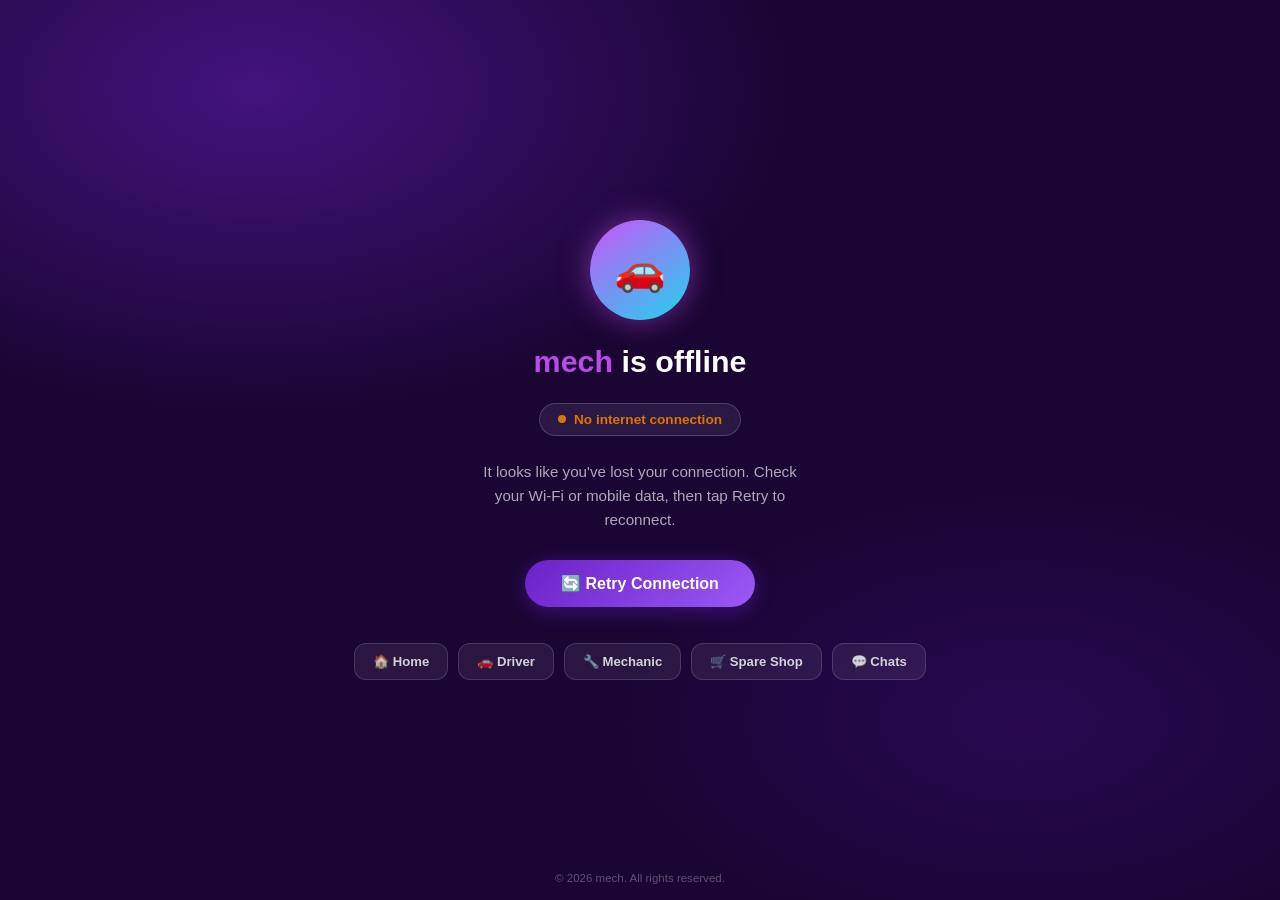
<file: frontend/offline.html>
<!DOCTYPE html>
<html lang="en">
<head>
  <meta charset="UTF-8"/>
  <meta name="viewport" content="width=device-width,initial-scale=1.0"/>
  <link rel="manifest" href="manifest.json"/>
  <meta name="theme-color" content="#6b21c8"/>
  <title>mech — You're Offline</title>
  <style>
    :root {
      --bg:     #1a0533;
      --purple: #6b21c8;
      --orange: #d97706;
      --text:   #ffffff;
      --muted:  rgba(255,255,255,0.65);
    }
    * { box-sizing: border-box; margin: 0; padding: 0; }
    body {
      font-family: 'Nunito', Arial, sans-serif;
      background: var(--bg);
      background-image:
        radial-gradient(ellipse 70% 60% at 20% 10%, rgba(107,33,200,0.5) 0%, transparent 60%),
        radial-gradient(ellipse 50% 40% at 80% 80%, rgba(45,10,94,0.7) 0%, transparent 65%);
      min-height: 100vh;
      display: flex;
      flex-direction: column;
      align-items: center;
      justify-content: center;
      padding: 24px;
      color: var(--text);
      text-align: center;
    }

    /* Ripple rings on offline logo */
    .logo-ripple-wrap {
      position: relative;
      width: 100px; height: 100px;
      display: flex; align-items: center; justify-content: center;
      margin: 0 auto 24px;
    }
    .ripple-ring {
      position: absolute;
      border-radius: 50%;
      border: 2.5px solid rgba(255,140,0,0.75);
      top: 50%; left: 50%;
      transform: translate(-50%,-50%) scale(1);
      opacity: 0;
      animation: rippleExpand 3s ease-out infinite;
      width: 100%; height: 100%;
    }
    .ripple-ring-1 { animation-name: r1; animation-delay: 0s; }
    .ripple-ring-2 { animation-name: r2; animation-delay: 1s; }
    .ripple-ring-3 { animation-name: r3; animation-delay: 2s; }
    @keyframes r1 { 0%{transform:translate(-50%,-50%) scale(1);opacity:.88} 100%{transform:translate(-50%,-50%) scale(2.1);opacity:0} }
    @keyframes r2 { 0%{transform:translate(-50%,-50%) scale(1);opacity:.72} 100%{transform:translate(-50%,-50%) scale(2.25);opacity:0} }
    @keyframes r3 { 0%{transform:translate(-50%,-50%) scale(1);opacity:.55} 100%{transform:translate(-50%,-50%) scale(2.4);opacity:0} }

    .logo-circle {
      width: 100px; height: 100px;
      border-radius: 50%;
      background: linear-gradient(145deg, #c855f7, #22d3ee);
      display: flex; align-items: center; justify-content: center;
      font-size: 2.6rem;
      position: relative; z-index: 2;
      box-shadow: 0 0 30px rgba(200,85,247,0.5);
      animation: pulse 3s ease-in-out infinite;
    }
    @keyframes pulse {
      0%,100%{ box-shadow: 0 0 30px rgba(200,85,247,0.5); }
      50%    { box-shadow: 0 0 50px rgba(200,85,247,0.8); }
    }

    h1 { font-size: 1.9rem; font-weight: 900; margin-bottom: 8px; }
    h1 span { color: rgba(200,85,247,0.9); }

    .status-badge {
      display: inline-flex; align-items: center; gap: 8px;
      background: rgba(255,255,255,0.08);
      border: 1.5px solid rgba(255,255,255,0.18);
      border-radius: 999px;
      padding: 8px 18px;
      font-size: 0.85rem;
      font-weight: 700;
      color: var(--orange);
      margin: 16px 0 24px;
      backdrop-filter: blur(8px);
    }
    .status-dot {
      width: 8px; height: 8px;
      border-radius: 50%;
      background: var(--orange);
      animation: blink 1.4s ease-in-out infinite;
    }
    @keyframes blink { 0%,100%{opacity:1} 50%{opacity:0.2} }

    p {
      color: var(--muted);
      font-size: 0.95rem;
      line-height: 1.6;
      max-width: 340px;
      margin: 0 auto 28px;
    }

    .retry-btn {
      background: linear-gradient(135deg, var(--purple), #9b59f5);
      color: #fff;
      border: none;
      border-radius: 999px;
      padding: 14px 36px;
      font-size: 1rem;
      font-weight: 800;
      cursor: pointer;
      box-shadow: 0 4px 20px rgba(107,33,200,0.45);
      transition: transform 0.2s, filter 0.2s;
    }
    .retry-btn:hover { transform: translateY(-2px); filter: brightness(1.1); }
    .retry-btn:active { transform: translateY(0); }

    .cached-links {
      margin-top: 36px;
      display: flex;
      flex-wrap: wrap;
      gap: 10px;
      justify-content: center;
    }
    .cached-link {
      background: rgba(255,255,255,0.07);
      border: 1.5px solid rgba(255,255,255,0.15);
      border-radius: 12px;
      padding: 10px 18px;
      font-size: 0.82rem;
      font-weight: 700;
      color: rgba(255,255,255,0.8);
      text-decoration: none;
      transition: background 0.2s, border-color 0.2s;
    }
    .cached-link:hover {
      background: rgba(107,33,200,0.25);
      border-color: rgba(107,33,200,0.5);
    }

    footer {
      position: fixed; bottom: 16px;
      font-size: 0.72rem;
      color: rgba(255,255,255,0.3);
    }

    .sparkle {
      position: fixed; bottom: 60px; right: 20px;
      font-size: 28px; opacity: 0.5;
      animation: spin 8s linear infinite;
    }
    @keyframes spin { from{transform:rotate(0deg)} to{transform:rotate(360deg)} }
  </style>
</head>
<body>

  <div class="logo-ripple-wrap">
    <span class="ripple-ring ripple-ring-1"></span>
    <span class="ripple-ring ripple-ring-2"></span>
    <span class="ripple-ring ripple-ring-3"></span>
    <div class="logo-circle">🚗</div>
  </div>

  <h1><span>mech</span> is offline</h1>

  <div class="status-badge">
    <span class="status-dot"></span>
    No internet connection
  </div>

  <p>
    It looks like you've lost your connection. Check your Wi-Fi or mobile data,
    then tap Retry to reconnect.
  </p>

  <button class="retry-btn" onclick="window.location.reload()">
    🔄 Retry Connection
  </button>

  <div class="cached-links">
    <a class="cached-link" href="/index.html">🏠 Home</a>
    <a class="cached-link" href="/dashboard_driver.html">🚗 Driver</a>
    <a class="cached-link" href="/dashboard_mechanic.html">🔧 Mechanic</a>
    <a class="cached-link" href="/dashboard_spareshop.html">🛒 Spare Shop</a>
    <a class="cached-link" href="/chat.html">💬 Chats</a>
  </div>


  <footer>© <span id="yr"></span> mech. All rights reserved.</footer>

  <script>
    document.getElementById('yr').textContent = new Date().getFullYear();

    // Auto-retry when connection is restored
    window.addEventListener('online', () => {
      document.querySelector('.retry-btn').textContent = '✅ Back online! Redirecting...';
      setTimeout(() => window.history.back(), 1000);
    });
  </script>
</body>
</html>
</file>
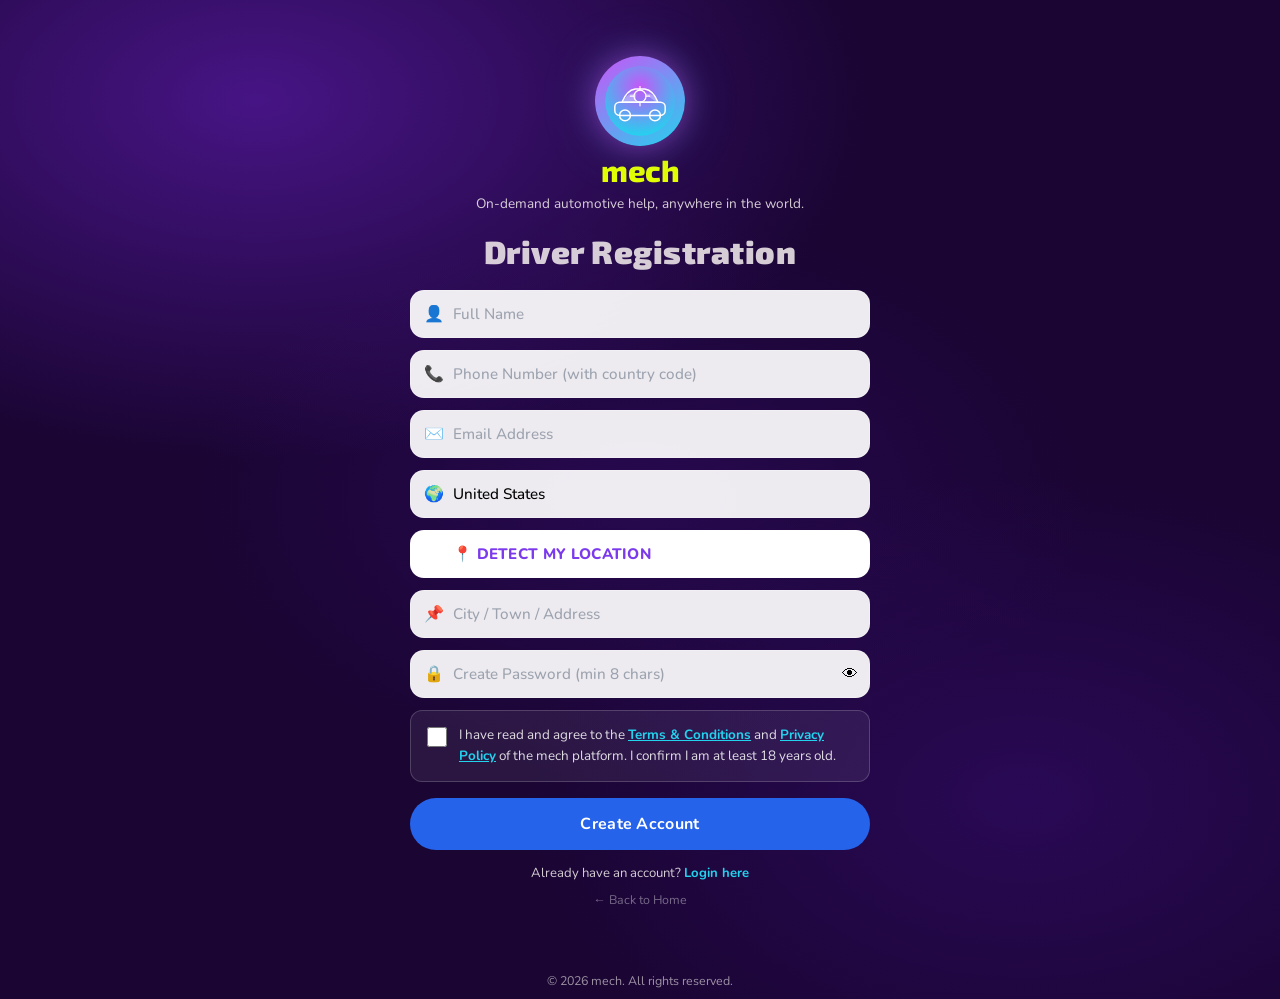
<file: frontend/register_driver.html>
<!DOCTYPE html>
<html lang="en">
<head>
  <meta charset="UTF-8"/>
  <meta name="viewport" content="width=device-width,initial-scale=1.0"/>
  <link rel="manifest" href="manifest.json"/>
  <meta name="theme-color" content="#6b21c8"/>
  <meta name="apple-mobile-web-app-capable" content="yes"/>
  <meta name="apple-mobile-web-app-status-bar-style" content="black-translucent"/>
  <meta name="apple-mobile-web-app-title" content="mech"/>
  <link rel="apple-touch-icon" href="icons/icon-192.png"/>
  <title>mech — Driver Registration</title>
  <link rel="stylesheet" href="css/styles.css"/>
  <link rel="icon" type="image/svg+xml" href="logo.SVG"/>
  <style>
    /* ── Terms & Conditions checkbox block ── */
    .terms-check-block {
      background: rgba(255,255,255,0.07);
      border: 1.5px solid rgba(255,255,255,0.18);
      border-radius: 12px;
      padding: 14px 16px;
      display: flex;
      align-items: flex-start;
      gap: 12px;
    }
    .terms-check-block input[type="checkbox"] {
      width: 20px; height: 20px;
      accent-color: #7c3aed;
      flex-shrink: 0;
      margin-top: 2px;
      cursor: pointer;
    }
    .terms-check-block label {
      font-size: 0.84rem;
      color: rgba(255,255,255,0.85);
      line-height: 1.55;
      cursor: pointer;
    }
    .terms-check-block a {
      color: #22d3ee;
      font-weight: 700;
      text-decoration: underline;
    }
    .terms-error {
      font-size: 0.78rem;
      color: #fca5a5;
      font-weight: 700;
      display: none;
      padding: 4px 2px;
    }
    .alert-msg { padding:10px 14px; border-radius:10px; font-size:0.82rem; font-weight:700; display:none; margin-bottom:4px; }
    .alert-error { background:rgba(239,68,68,0.12); border:1px solid #dc2626; color:#fca5a5; }
    .alert-success { background:rgba(16,185,129,0.12); border:1px solid #16a34a; color:#6ee7b7; }
  </style>
</head>
<body>
<div class="page-wrapper" style="align-items:center;padding-top:0;">
  <div style="width:100%;max-width:460px;padding:28px 0 48px;">

    <!-- Logo -->
    <div class="logo-block">
      <div class="logo-ripple-wrap" style="width:90px;height:90px;">
        <span class="ripple-ring ripple-ring-1"></span>
        <span class="ripple-ring ripple-ring-2"></span>
        <span class="ripple-ring ripple-ring-3"></span>
        <div class="logo-circle"><img src="logo.SVG" alt="mech"/></div>
      </div>
      <span class="logo-name">mech</span>
      <span class="logo-tagline">On-demand automotive help, anywhere in the world.</span>
    </div>

    <h2 class="section-title" style="margin-bottom:6px;">Driver Registration</h2>

    <div id="regAlert" class="alert-msg"></div>

    <form id="driverRegForm" style="display:flex;flex-direction:column;gap:12px;margin-top:20px;" novalidate>

      <!-- Full Name -->
      <div class="input-wrapper">
        <span class="input-icon">👤</span>
        <input class="input-field" type="text" name="full_name" placeholder="Full Name" required autocomplete="name"/>
      </div>

      <!-- Phone -->
      <div class="input-wrapper">
        <span class="input-icon">📞</span>
        <input class="input-field" type="tel" name="phone" id="phoneInput" placeholder="Phone Number (with country code)" required autocomplete="tel"/>
      </div>

      <!-- Email -->
      <div class="input-wrapper">
        <span class="input-icon">✉️</span>
        <input class="input-field" type="email" name="email" placeholder="Email Address" required autocomplete="email"/>
      </div>

      <!-- Country -->
      <div class="input-wrapper">
        <span class="input-icon">🌍</span>
        <input class="input-field" type="text" name="country" id="countryInput" placeholder="Country" required/>
      </div>

      <!-- Detect Location -->
      <button type="button" id="detectLocBtn" class="btn btn-white btn-full" style="justify-content:flex-start;padding:13px 42px;font-size:0.95rem;font-weight:800;border-radius:var(--radius-md);">
        📍 DETECT MY LOCATION
      </button>

      <!-- Manual Location -->
      <div class="input-wrapper">
        <span class="input-icon">📌</span>
        <input class="input-field" type="text" name="location_text" id="locationText" placeholder="City / Town / Address"/>
      </div>

      <!-- Password -->
      <div class="input-wrapper">
        <span class="input-icon">🔒</span>
        <input class="input-field" type="password" name="password" placeholder="Create Password (min 8 chars)" required autocomplete="new-password" id="driverPw"/>
        <button type="button" data-toggle-pw="driverPw" style="position:absolute;right:12px;top:50%;transform:translateY(-50%);background:none;border:none;cursor:pointer;font-size:1rem;" onclick="togglePw('driverPw',this)">👁</button>
      </div>

      <!-- ── Terms & Conditions ────────────────────────────────── -->
      <div class="terms-check-block">
        <input type="checkbox" id="termsAccept" name="terms_accepted"/>
        <label for="termsAccept">
          I have read and agree to the
          <a href="terms.html" target="_blank" rel="noopener">Terms &amp; Conditions</a>
          and
          <a href="terms.html#privacy" target="_blank" rel="noopener">Privacy Policy</a>
          of the mech platform. I confirm I am at least 18 years old.
        </label>
      </div>
      <div id="termsError" class="terms-error">⚠️ You must accept the Terms &amp; Conditions to create an account.</div>
      <!-- ──────────────────────────────────────────────────────── -->

      <button type="submit" class="btn btn-blue btn-full" style="margin-top:4px;padding:15px;font-size:1rem;">
        Create Account
      </button>
    </form>

    <p style="text-align:center;margin-top:14px;color:var(--text-light);font-size:0.82rem;">
      Already have an account?
      <a href="login.html" style="color:var(--cyan-accent);font-weight:700;">Login here</a>
    </p>
    <p style="text-align:center;margin-top:6px;">
      <a href="index.html" style="color:rgba(255,255,255,0.4);font-size:0.78rem;">← Back to Home</a>
    </p>
  </div>

  <footer class="page-footer">© <span id="yr"></span> mech. All rights reserved.</footer>
</div>

<script src="js/app.js"></script>
<script>
document.getElementById('yr').textContent = new Date().getFullYear();

function togglePw(id, btn) {
  const f = document.getElementById(id);
  f.type  = f.type === 'password' ? 'text' : 'password';
  btn.textContent = f.type === 'password' ? '👁' : '🙈';
}

function showAlert(msg, type) {
  const el = document.getElementById('regAlert');
  el.textContent = msg;
  el.className   = 'alert-msg alert-' + type;
  el.style.display = 'block';
  el.scrollIntoView({ behavior:'smooth', block:'nearest' });
  if (type === 'success') return;
  setTimeout(() => el.style.display = 'none', 5000);
}

// Auto-detect country from browser locale
const locale = navigator.language || 'en';
const region = locale.split('-')[1];
if (region) {
  try {
    const name = new Intl.DisplayNames(['en'], { type: 'region' }).of(region);
    if (name) document.getElementById('countryInput').value = name;
  } catch(e) {}
}

// Store detected coordinates
let _detectedLat = null;
let _detectedLng = null;

// Detect location
document.getElementById('detectLocBtn').addEventListener('click', function() {
  const btn = this;
  btn.textContent = '⏳ Detecting...';
  btn.disabled    = true;
  navigator.geolocation.getCurrentPosition(
    pos => {
      const { latitude, longitude } = pos.coords;
      _detectedLat = latitude;
      _detectedLng = longitude;
      fetch(`https://nominatim.openstreetmap.org/reverse?lat=${latitude}&lon=${longitude}&format=json`)
        .then(r => r.json())
        .then(d => {
          const addr = d.address || {};
          const loc  = [addr.city || addr.town || addr.village || addr.county, addr.state, addr.country]
            .filter(Boolean).join(', ');
          document.getElementById('locationText').value = loc;
          if (addr.country) document.getElementById('countryInput').value = addr.country;
          btn.textContent = '📍 Location Detected ✓';
        })
        .catch(() => { btn.textContent = '📍 DETECT MY LOCATION'; btn.disabled = false; });
    },
    () => { btn.textContent = '📍 DETECT MY LOCATION'; btn.disabled = false; }
  );
});

// Form submission
document.getElementById('driverRegForm').addEventListener('submit', async function(e) {
  e.preventDefault();

  // Enforce T&C acceptance
  const terms = document.getElementById('termsAccept');
  const termsErr = document.getElementById('termsError');
  if (!terms.checked) {
    termsErr.style.display = 'block';
    terms.focus();
    return;
  }
  termsErr.style.display = 'none';

  const fd = new FormData(this);
  const payload = Object.fromEntries(fd.entries());
  // ✅ FIX: FormData gives "on" for checkboxes, but backend needs boolean true
  payload.terms_accepted = document.getElementById('termsAccept').checked;
  // ✅ FIX: include GPS coordinates captured during location detection
  if (_detectedLat !== null) payload.location_lat = _detectedLat;
  if (_detectedLng !== null) payload.location_lng = _detectedLng;

  if (!payload.full_name || !payload.phone || !payload.email || !payload.password) {
    return showAlert('Please fill in all required fields.', 'error');
  }
  if (payload.password.length < 8) {
    return showAlert('Password must be at least 8 characters.', 'error');
  }

  const btn = this.querySelector('[type="submit"]');
  btn.textContent = '⏳ Creating account...';
  btn.disabled    = true;

  try {
    const cfg = window.MechConfig || { API_BASE: 'https://mech-backend-h7nk.onrender.com' };
    const res = await fetch(`${cfg.API_BASE}/api/auth/register/driver`, {
      method: 'POST',
      headers: { 'Content-Type': 'application/json' },
      body: JSON.stringify(payload),
    });
    // ✅ FIX: safely parse JSON — handle empty 500 bodies gracefully
    let data = {};
    try { data = await res.json(); } catch(_) {}

    if (res.ok && data.token) {
      localStorage.setItem('mech_token', JSON.stringify(data.token));
      localStorage.setItem('mech_user',  JSON.stringify(data.user));
      localStorage.setItem('mech_role',  JSON.stringify(data.role));
      showAlert('Account created! Redirecting...', 'success');
      setTimeout(() => window.location.href = 'dashboard_driver.html', 1200);
    } else {
      // Show actual server error if available, not generic "Network error"
      showAlert(data.error || data.message || `Server error (${res.status}) — please try again.`, 'error');
      btn.textContent = 'Create Account';
      btn.disabled    = false;
    }
  } catch(err) {
    showAlert('Connection failed — check your internet and try again.', 'error');
    btn.textContent = 'Create Account';
    btn.disabled    = false;
  }
});

// Show terms error inline as user interacts
document.getElementById('termsAccept').addEventListener('change', function() {
  document.getElementById('termsError').style.display = this.checked ? 'none' : 'block';
});
</script>
</body>
</html>
</file>
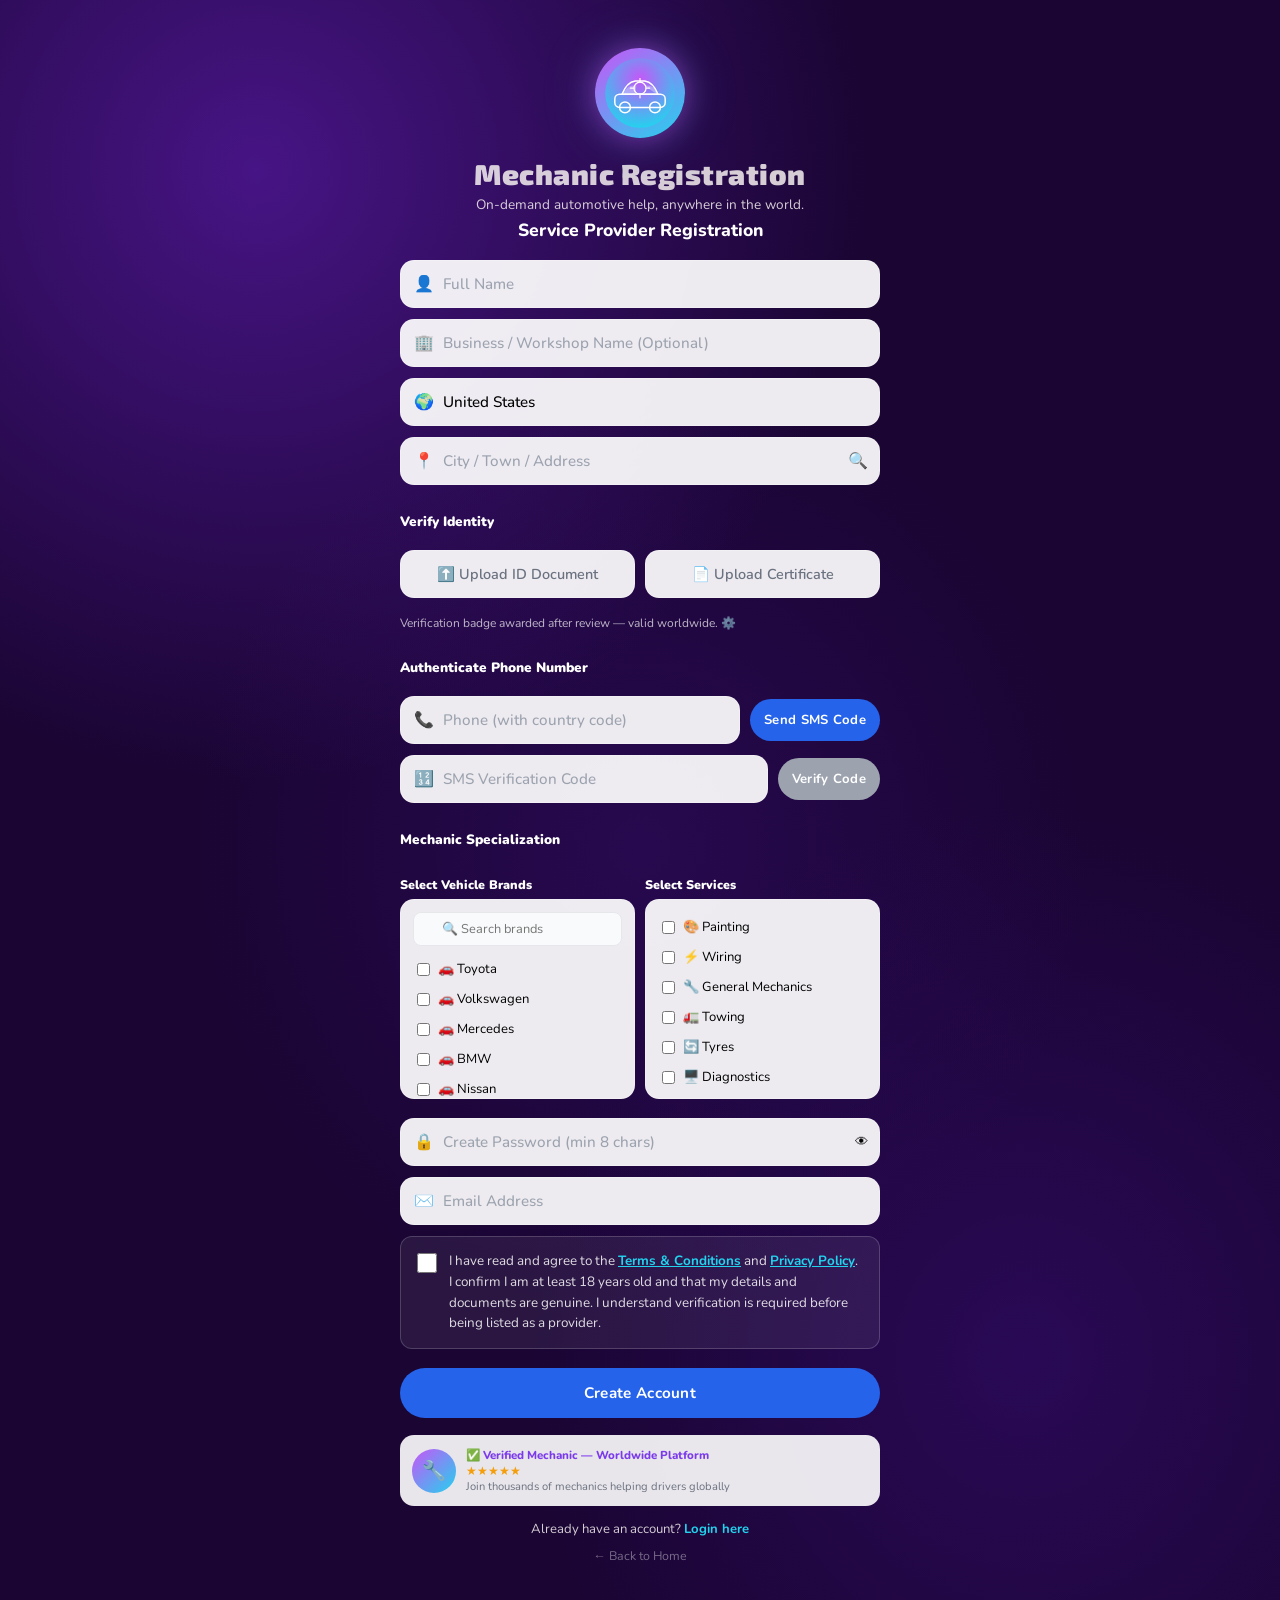
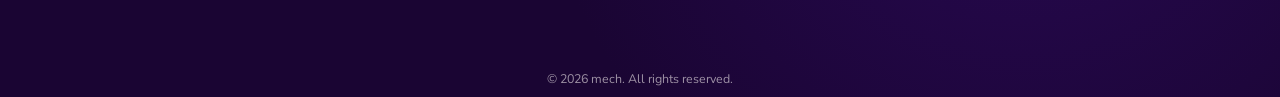
<file: frontend/register_mechanic.html>
<!DOCTYPE html>
<html lang="en">
<head>
  <meta charset="UTF-8"/>
  <meta name="viewport" content="width=device-width,initial-scale=1.0"/>
  <link rel="manifest" href="manifest.json"/>
  <meta name="theme-color" content="#6b21c8"/>
  <meta name="apple-mobile-web-app-capable" content="yes"/>
  <meta name="apple-mobile-web-app-status-bar-style" content="black-translucent"/>
  <meta name="apple-mobile-web-app-title" content="mech"/>
  <link rel="apple-touch-icon" href="icons/icon-192.png"/>
  <title>mech — Mechanic Registration</title>
  <link rel="stylesheet" href="css/styles.css"/>
  <link rel="icon" type="image/svg+xml" href="logo.SVG"/>
  <style>
    .terms-check-block {
      background: rgba(255,255,255,0.07);
      border: 1.5px solid rgba(255,255,255,0.18);
      border-radius: 12px;
      padding: 14px 16px;
      display: flex;
      align-items: flex-start;
      gap: 12px;
    }
    .terms-check-block input[type="checkbox"] {
      width: 20px; height: 20px;
      accent-color: #7c3aed;
      flex-shrink: 0; margin-top: 2px; cursor: pointer;
    }
    .terms-check-block label {
      font-size: 0.84rem; color: rgba(255,255,255,0.85); line-height: 1.55; cursor: pointer;
    }
    .terms-check-block a { color: #22d3ee; font-weight: 700; text-decoration: underline; }
    .terms-error { font-size:0.78rem; color:#fca5a5; font-weight:700; display:none; padding:4px 2px; }
    .alert-msg { padding:10px 14px; border-radius:10px; font-size:0.82rem; font-weight:700; display:none; margin-bottom:4px; }
    .alert-error   { background:rgba(239,68,68,0.12);  border:1px solid #dc2626; color:#fca5a5; }
    .alert-success { background:rgba(16,185,129,0.12); border:1px solid #16a34a; color:#6ee7b7; }
  </style>
</head>
<body>
<div class="page-wrapper" style="align-items:center;">
  <div style="width:100%;max-width:480px;padding:20px 0 90px;">

    <!-- Logo -->
    <div class="logo-block">
      <div class="logo-ripple-wrap" style="width:90px;height:90px;">
        <span class="ripple-ring ripple-ring-1"></span>
        <span class="ripple-ring ripple-ring-2"></span>
        <span class="ripple-ring ripple-ring-3"></span>
        <div class="logo-circle"><img src="logo.SVG" alt="mech"/></div>
      </div>
    </div>

    <h2 class="section-title" style="font-size:1.8rem;">Mechanic Registration</h2>
    <p style="text-align:center;color:var(--text-light);font-size:0.85rem;margin-bottom:4px;">On-demand automotive help, anywhere in the world.</p>
    <h3 style="text-align:center;color:var(--text-white);font-size:1.1rem;font-weight:800;margin-bottom:18px;">Service Provider Registration</h3>

    <div id="regAlert" class="alert-msg"></div>

    <form id="mechRegForm" style="display:flex;flex-direction:column;gap:11px;" novalidate>

      <div class="input-wrapper">
        <span class="input-icon">👤</span>
        <input class="input-field" type="text" name="full_name" placeholder="Full Name" required/>
      </div>

      <div class="input-wrapper">
        <span class="input-icon">🏢</span>
        <input class="input-field" type="text" name="business_name" placeholder="Business / Workshop Name (Optional)"/>
      </div>

      <!-- Country -->
      <div class="input-wrapper">
        <span class="input-icon">🌍</span>
        <input class="input-field" type="text" name="country" id="countryInput" placeholder="Country" required/>
      </div>

      <div class="input-wrapper">
        <span class="input-icon">📍</span>
        <input class="input-field" type="text" name="location_text" id="locationText" placeholder="City / Town / Address"/>
        <button type="button" id="detectLocBtn" style="position:absolute;right:12px;top:50%;transform:translateY(-50%);background:none;border:none;cursor:pointer;font-size:1rem;">🔍</button>
      </div>

      <!-- Verify Identity -->
      <p class="form-section-title">Verify Identity</p>
      <div class="form-row">
        <label class="upload-btn" style="flex:1;cursor:pointer;">
          <input type="file" hidden name="id_doc" accept="image/*,.pdf"/>
          ⬆️ Upload ID Document
        </label>
        <label class="upload-btn" style="flex:1;cursor:pointer;">
          <input type="file" hidden name="cert_doc" accept="image/*,.pdf"/>
          📄 Upload Certificate
        </label>
      </div>
      <p class="verify-note">Verification badge awarded after review — valid worldwide. ⚙️</p>

      <!-- Phone Auth -->
      <p class="form-section-title">Authenticate Phone Number</p>
      <div class="sms-row">
        <div class="input-wrapper" style="flex:1;">
          <span class="input-icon">📞</span>
          <input class="input-field" type="tel" name="phone" id="phoneInput" placeholder="Phone (with country code)" required/>
        </div>
        <button type="button" id="sendSmsBtn" class="btn btn-blue" style="white-space:nowrap;padding:12px 14px;font-size:0.82rem;">Send SMS Code</button>
      </div>
      <div class="sms-row">
        <div class="input-wrapper" style="flex:1;">
          <span class="input-icon">🔢</span>
          <input class="input-field" type="text" name="sms_code" id="smsCode" placeholder="SMS Verification Code"/>
        </div>
        <button type="button" id="verifySmsBtn" class="btn btn-gray" style="white-space:nowrap;padding:12px 14px;font-size:0.82rem;">Verify Code</button>
      </div>

      <!-- Mechanic Specialization -->
      <p class="form-section-title">Mechanic Specialization</p>
      <div class="specialization-grid">
        <div>
          <p class="form-section-title" style="font-size:0.78rem;margin:0 0 6px;">Select Vehicle Brands</p>
          <div class="spec-panel">
            <div style="position:relative;">
              <input type="text" id="brandSearch" class="spec-search" placeholder="🔍 Search brands"/>
            </div>
            <div class="brand-list">
              <label class="spec-item"><input type="checkbox" name="brand" value="toyota"/> 🚗 Toyota</label>
              <label class="spec-item"><input type="checkbox" name="brand" value="volkswagen"/> 🚗 Volkswagen</label>
              <label class="spec-item"><input type="checkbox" name="brand" value="mercedes"/> 🚗 Mercedes</label>
              <label class="spec-item"><input type="checkbox" name="brand" value="bmw"/> 🚗 BMW</label>
              <label class="spec-item"><input type="checkbox" name="brand" value="nissan"/> 🚗 Nissan</label>
              <label class="spec-item"><input type="checkbox" name="brand" value="honda"/> 🚗 Honda</label>
              <label class="spec-item"><input type="checkbox" name="brand" value="ford"/> 🚗 Ford</label>
              <label class="spec-item"><input type="checkbox" name="brand" value="hyundai"/> 🚗 Hyundai</label>
              <label class="spec-item"><input type="checkbox" name="brand" value="kia"/> 🚗 Kia</label>
              <label class="spec-item"><input type="checkbox" name="brand" value="peugeot"/> 🚗 Peugeot</label>
              <label class="spec-item"><input type="checkbox" name="brand" value="renault"/> 🚗 Renault</label>
              <label class="spec-item"><input type="checkbox" name="brand" value="other"/> 🚗 Other / All</label>
            </div>
          </div>
        </div>
        <div>
          <p class="form-section-title" style="font-size:0.78rem;margin:0 0 6px;">Select Services</p>
          <div class="spec-panel">
            <div class="service-list">
              <label class="spec-item"><input type="checkbox" name="service" value="painting"/> 🎨 Painting</label>
              <label class="spec-item"><input type="checkbox" name="service" value="wiring"/> ⚡ Wiring</label>
              <label class="spec-item"><input type="checkbox" name="service" value="mechanics"/> 🔧 General Mechanics</label>
              <label class="spec-item"><input type="checkbox" name="service" value="towing"/> 🚛 Towing</label>
              <label class="spec-item"><input type="checkbox" name="service" value="tyres"/> 🔄 Tyres</label>
              <label class="spec-item"><input type="checkbox" name="service" value="diagnostics"/> 🖥️ Diagnostics</label>
              <label class="spec-item"><input type="checkbox" name="service" value="ac"/> ❄️ AC Repair</label>
              <label class="spec-item"><input type="checkbox" name="service" value="brakes"/> 🛑 Brakes</label>
            </div>
          </div>
        </div>
      </div>

      <!-- Password & Email -->
      <div class="input-wrapper" style="margin-top:8px;">
        <span class="input-icon">🔒</span>
        <input class="input-field" type="password" name="password" placeholder="Create Password (min 8 chars)" required id="mechPw"/>
        <button type="button" onclick="togglePw('mechPw',this)" style="position:absolute;right:12px;top:50%;transform:translateY(-50%);background:none;border:none;cursor:pointer;">👁</button>
      </div>

      <div class="input-wrapper">
        <span class="input-icon">✉️</span>
        <input class="input-field" type="email" name="email" placeholder="Email Address" required/>
      </div>

      <!-- ── Terms & Conditions ──────────────────────────────── -->
      <div class="terms-check-block">
        <input type="checkbox" id="termsAccept" name="terms_accepted"/>
        <label for="termsAccept">
          I have read and agree to the
          <a href="terms.html" target="_blank" rel="noopener">Terms &amp; Conditions</a>
          and
          <a href="terms.html#privacy" target="_blank" rel="noopener">Privacy Policy</a>.
          I confirm I am at least 18 years old and that my details and documents are genuine.
          I understand verification is required before being listed as a provider.
        </label>
      </div>
      <div id="termsError" class="terms-error">⚠️ You must accept the Terms &amp; Conditions to create an account.</div>
      <!-- ────────────────────────────────────────────────────── -->

      <button type="submit" class="btn btn-blue btn-full" style="margin-top:8px;padding:15px;">
        Create Account
      </button>

      <!-- Social proof -->
      <div style="background:rgba(255,255,255,0.9);border-radius:var(--radius-md);padding:12px;display:flex;gap:10px;align-items:center;margin-top:6px;">
        <div style="width:44px;height:44px;border-radius:50%;background:linear-gradient(135deg,var(--magenta),var(--cyan-accent));display:flex;align-items:center;justify-content:center;font-size:1.2rem;flex-shrink:0;">🔧</div>
        <div>
          <div style="font-size:0.72rem;font-weight:800;color:var(--text-purple);">✅ Verified Mechanic — Worldwide Platform</div>
          <div style="color:#f59e0b;font-size:0.72rem;">★★★★★</div>
          <div style="font-size:0.7rem;color:var(--text-muted);">Join thousands of mechanics helping drivers globally</div>
        </div>
      </div>
    </form>

    <p style="text-align:center;margin-top:14px;color:var(--text-light);font-size:0.82rem;">
      Already have an account?
      <a href="login.html" style="color:var(--cyan-accent);font-weight:700;">Login here</a>
    </p>
    <p style="text-align:center;margin-top:6px;">
      <a href="index.html" style="color:rgba(255,255,255,0.4);font-size:0.78rem;">← Back to Home</a>
    </p>
  </div>

  <footer class="page-footer">© <span id="yr"></span> mech. All rights reserved.</footer>
</div>

<script src="js/app.js"></script>
<script>
document.getElementById('yr').textContent = new Date().getFullYear();

function togglePw(id, btn) {
  const f = document.getElementById(id);
  f.type  = f.type === 'password' ? 'text' : 'password';
  btn.textContent = f.type === 'password' ? '👁' : '🙈';
}

function showAlert(msg, type) {
  const el = document.getElementById('regAlert');
  el.textContent   = msg;
  el.className     = 'alert-msg alert-' + type;
  el.style.display = 'block';
  el.scrollIntoView({ behavior:'smooth', block:'nearest' });
  if (type === 'success') return;
  setTimeout(() => el.style.display = 'none', 5000);
}

// Auto-fill country
try {
  const region = (navigator.language||'').split('-')[1];
  if (region) {
    const name = new Intl.DisplayNames(['en'],{type:'region'}).of(region);
    if (name) document.getElementById('countryInput').value = name;
  }
} catch(e) {}

// Location detect
let _detectedLat = null;
let _detectedLng = null;
document.getElementById('detectLocBtn').addEventListener('click', function() {
  this.textContent = '⏳';
  navigator.geolocation.getCurrentPosition(
    pos => {
      _detectedLat = pos.coords.latitude;
      _detectedLng = pos.coords.longitude;
      fetch(`https://nominatim.openstreetmap.org/reverse?lat=${pos.coords.latitude}&lon=${pos.coords.longitude}&format=json`)
        .then(r=>r.json()).then(d => {
          const a = d.address||{};
          document.getElementById('locationText').value =
            [a.city||a.town||a.village||a.county, a.state, a.country].filter(Boolean).join(', ');
          if (a.country) document.getElementById('countryInput').value = a.country;
          this.textContent = '✓';
        }).catch(()=>{ this.textContent='🔍'; });
    },
    () => { this.textContent = '🔍'; }
  );
});

// Brand search
document.getElementById('brandSearch')?.addEventListener('input', function() {
  const q = this.value.toLowerCase();
  document.querySelectorAll('.brand-list .spec-item').forEach(el => {
    el.style.display = el.textContent.toLowerCase().includes(q) ? '' : 'none';
  });
});

// SMS
let smsVerified = false;
document.getElementById('sendSmsBtn').addEventListener('click', async function() {
  const phone = document.getElementById('phoneInput').value.trim();
  if (!phone) return showAlert('Enter your phone number first.', 'error');
  this.textContent = '⏳ Sending...'; this.disabled = true;
  const cfg = window.MechConfig || { API_BASE:'https://mech-backend-h7nk.onrender.com' };
  const res = await fetch(`${cfg.API_BASE}/api/auth/send-sms`,{
    method:'POST', headers:{'Content-Type':'application/json'},
    body: JSON.stringify({phone})
  }).catch(()=>null);
  this.textContent = res?.ok ? 'Resend Code' : 'Send SMS Code';
  this.disabled = false;
  if (res?.ok) showAlert('SMS code sent!', 'success');
});

document.getElementById('verifySmsBtn').addEventListener('click', async function() {
  const phone = document.getElementById('phoneInput').value.trim();
  const code  = document.getElementById('smsCode').value.trim();
  if (!phone || !code) return showAlert('Enter phone and code.', 'error');
  const cfg = window.MechConfig || { API_BASE:'https://mech-backend-h7nk.onrender.com' };
  const res = await fetch(`${cfg.API_BASE}/api/auth/verify-sms`,{
    method:'POST', headers:{'Content-Type':'application/json'},
    body: JSON.stringify({phone, code})
  }).catch(()=>null);
  const data = await res?.json().catch(()=>({}));
  if (data?.verified) {
    smsVerified = true;
    this.textContent = '✅ Verified';
    this.className   = 'btn btn-green';
    this.disabled    = true;
  } else {
    showAlert(data?.error || 'Invalid code.', 'error');
  }
});

// Terms
document.getElementById('termsAccept').addEventListener('change', function() {
  document.getElementById('termsError').style.display = this.checked ? 'none' : 'block';
});

// Submit
document.getElementById('mechRegForm').addEventListener('submit', async function(e) {
  e.preventDefault();

  if (!document.getElementById('termsAccept').checked) {
    document.getElementById('termsError').style.display = 'block';
    document.getElementById('termsAccept').focus();
    return;
  }
  document.getElementById('termsError').style.display = 'none';

  const fd = new FormData(this);
  const brands   = [...document.querySelectorAll('input[name="brand"]:checked')].map(i=>i.value);
  const services = [...document.querySelectorAll('input[name="service"]:checked')].map(i=>i.value);
  const payload  = {
    full_name:      fd.get('full_name'),
    business_name:  fd.get('business_name') || '',
    phone:          fd.get('phone'),
    email:          fd.get('email'),
    password:       fd.get('password'),
    country:        fd.get('country') || '',
    location_text:  fd.get('location_text') || '',
    location_lat:   _detectedLat,
    location_lng:   _detectedLng,
    vehicle_brands: brands,
    services,
    terms_accepted: document.getElementById('termsAccept').checked, // ✅ FIX: send boolean, not "on"
  };

  if (!payload.full_name || !payload.phone || !payload.email || !payload.password)
    return showAlert('Please fill in all required fields.', 'error');
  if (payload.password.length < 8)
    return showAlert('Password must be at least 8 characters.', 'error');

  const btn = this.querySelector('[type="submit"]');
  btn.textContent = '⏳ Creating account...'; btn.disabled = true;

  try {
    const cfg = window.MechConfig || { API_BASE: 'https://mech-backend-h7nk.onrender.com' };
    const res  = await fetch(`${cfg.API_BASE}/api/auth/register/mechanic`, {
      method:'POST', headers:{'Content-Type':'application/json'},
      body: JSON.stringify(payload)
    });
    let data = {};
    try { data = await res.json(); } catch(_) {}
    if (res.ok && data.token) {
      localStorage.setItem('mech_token', JSON.stringify(data.token));
      localStorage.setItem('mech_user',  JSON.stringify(data.user));
      localStorage.setItem('mech_role',  JSON.stringify(data.role));
      showAlert('Account created! Redirecting...', 'success');
      setTimeout(() => window.location.href = 'dashboard_mechanic.html', 1200);
    } else {
      showAlert(data.error || data.message || `Server error (${res.status}) — please try again.`, 'error');
      btn.textContent = 'Create Account'; btn.disabled = false;
    }
  } catch(err) {
    showAlert('Connection failed — check your internet and try again.', 'error');
    btn.textContent = 'Create Account'; btn.disabled = false;
  }
});
</script>
</body>
</html>
</file>
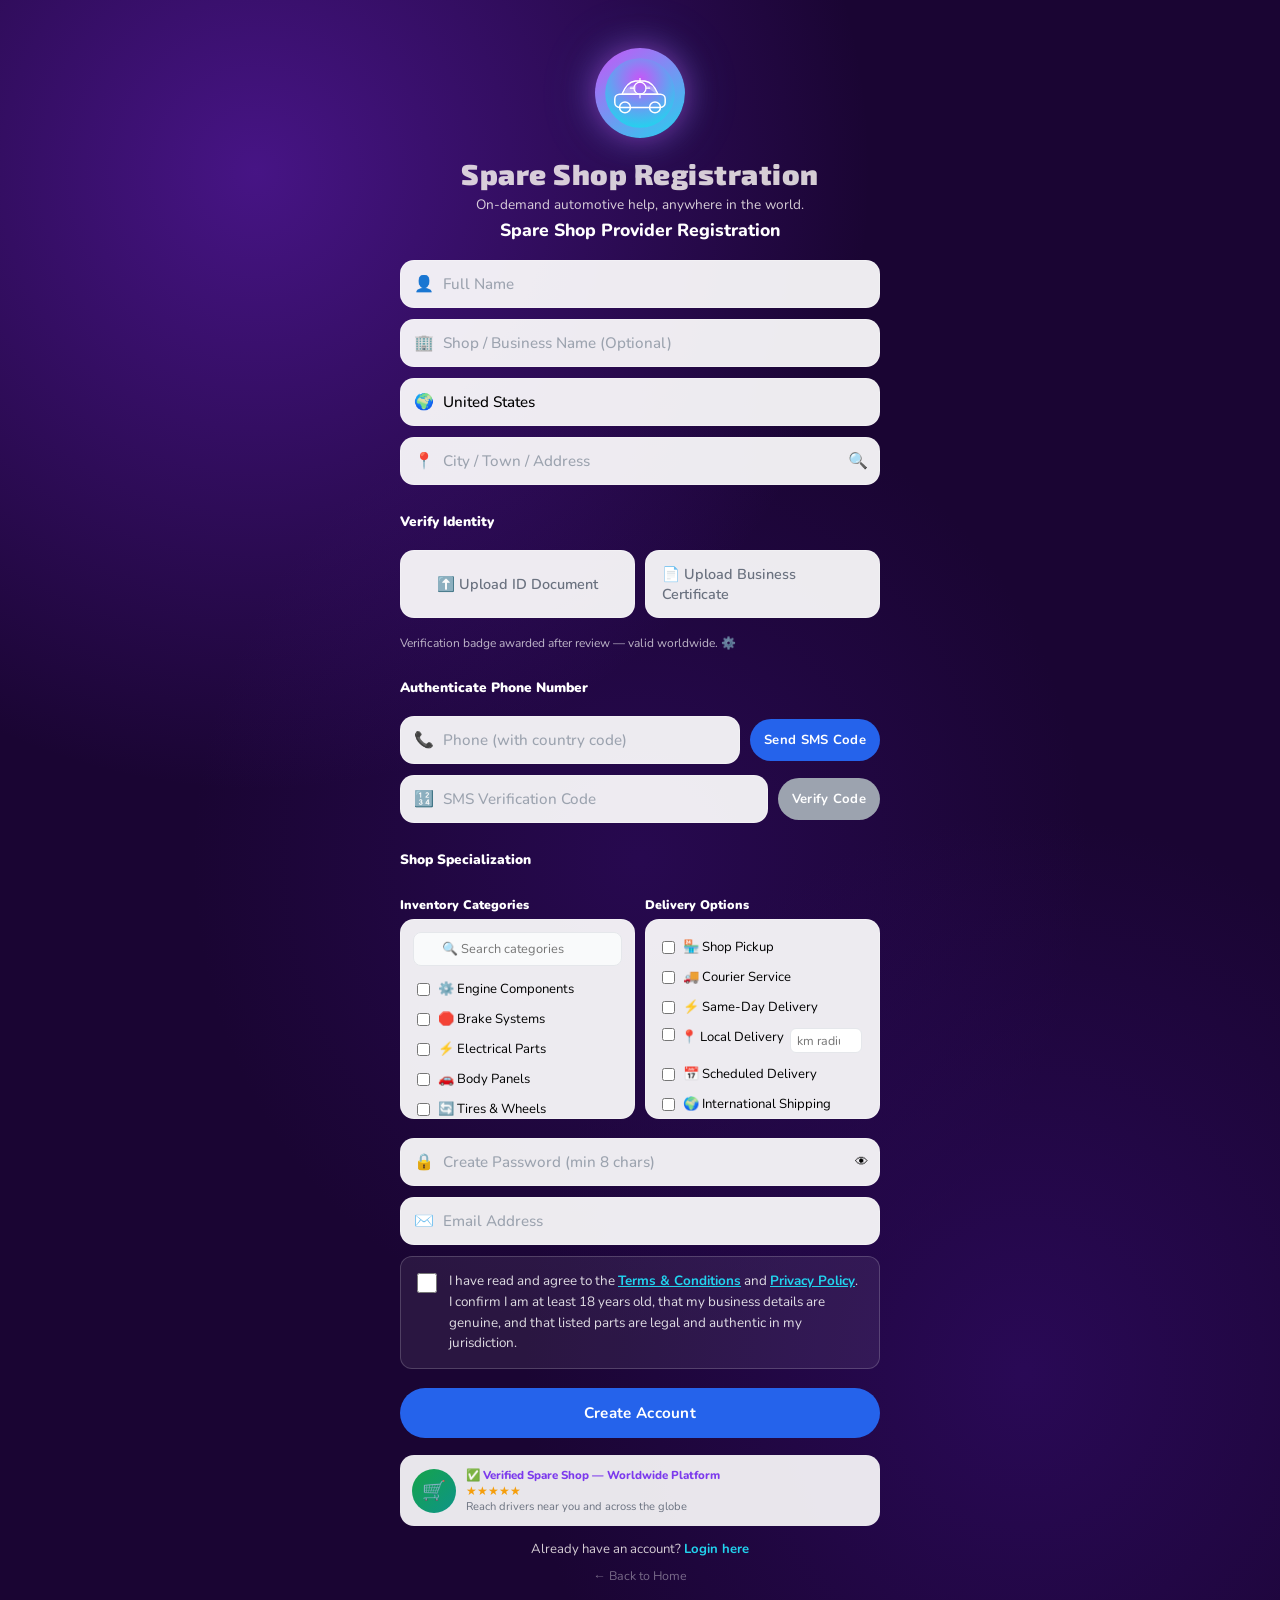
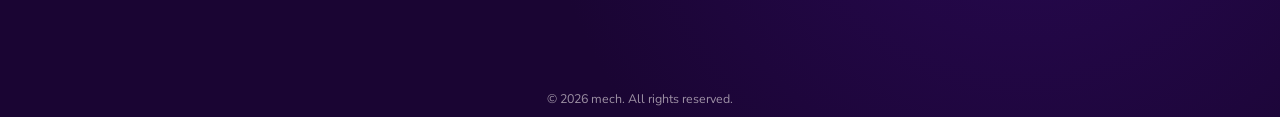
<file: frontend/register_spareshop.html>
<!DOCTYPE html>
<html lang="en">
<head>
  <meta charset="UTF-8"/>
  <meta name="viewport" content="width=device-width,initial-scale=1.0"/>
  <link rel="manifest" href="manifest.json"/>
  <meta name="theme-color" content="#6b21c8"/>
  <meta name="apple-mobile-web-app-capable" content="yes"/>
  <meta name="apple-mobile-web-app-status-bar-style" content="black-translucent"/>
  <meta name="apple-mobile-web-app-title" content="mech"/>
  <link rel="apple-touch-icon" href="icons/icon-192.png"/>
  <title>mech — Spare Shop Registration</title>
  <link rel="stylesheet" href="css/styles.css"/>
  <link rel="icon" type="image/svg+xml" href="logo.SVG"/>
  <style>
    .terms-check-block {
      background: rgba(255,255,255,0.07);
      border: 1.5px solid rgba(255,255,255,0.18);
      border-radius: 12px;
      padding: 14px 16px;
      display: flex; align-items: flex-start; gap: 12px;
    }
    .terms-check-block input[type="checkbox"] {
      width:20px; height:20px; accent-color:#7c3aed;
      flex-shrink:0; margin-top:2px; cursor:pointer;
    }
    .terms-check-block label { font-size:0.84rem; color:rgba(255,255,255,0.85); line-height:1.55; cursor:pointer; }
    .terms-check-block a { color:#22d3ee; font-weight:700; text-decoration:underline; }
    .terms-error { font-size:0.78rem; color:#fca5a5; font-weight:700; display:none; padding:4px 2px; }
    .alert-msg { padding:10px 14px; border-radius:10px; font-size:0.82rem; font-weight:700; display:none; margin-bottom:4px; }
    .alert-error   { background:rgba(239,68,68,0.12);  border:1px solid #dc2626; color:#fca5a5; }
    .alert-success { background:rgba(16,185,129,0.12); border:1px solid #16a34a; color:#6ee7b7; }
  </style>
</head>
<body>
<div class="page-wrapper" style="align-items:center;">
  <div style="width:100%;max-width:480px;padding:20px 0 90px;">

    <!-- Logo -->
    <div class="logo-block">
      <div class="logo-ripple-wrap" style="width:90px;height:90px;">
        <span class="ripple-ring ripple-ring-1"></span>
        <span class="ripple-ring ripple-ring-2"></span>
        <span class="ripple-ring ripple-ring-3"></span>
        <div class="logo-circle"><img src="logo.SVG" alt="mech"/></div>
      </div>
    </div>

    <h2 class="section-title" style="font-size:1.8rem;">Spare Shop Registration</h2>
    <p style="text-align:center;color:var(--text-light);font-size:0.85rem;margin-bottom:4px;">On-demand automotive help, anywhere in the world.</p>
    <h3 style="text-align:center;color:var(--text-white);font-size:1.1rem;font-weight:800;margin-bottom:18px;">Spare Shop Provider Registration</h3>

    <div id="regAlert" class="alert-msg"></div>

    <form id="shopRegForm" style="display:flex;flex-direction:column;gap:11px;" novalidate>

      <div class="input-wrapper">
        <span class="input-icon">👤</span>
        <input class="input-field" type="text" name="full_name" placeholder="Full Name" required/>
      </div>

      <div class="input-wrapper">
        <span class="input-icon">🏢</span>
        <input class="input-field" type="text" name="business_name" placeholder="Shop / Business Name (Optional)"/>
      </div>

      <!-- Country -->
      <div class="input-wrapper">
        <span class="input-icon">🌍</span>
        <input class="input-field" type="text" name="country" id="countryInput" placeholder="Country" required/>
      </div>

      <div class="input-wrapper">
        <span class="input-icon">📍</span>
        <input class="input-field" type="text" name="location_text" id="locationText" placeholder="City / Town / Address"/>
        <button type="button" id="detectLocBtn" style="position:absolute;right:12px;top:50%;transform:translateY(-50%);background:none;border:none;cursor:pointer;font-size:1rem;">🔍</button>
      </div>

      <!-- Verify Identity -->
      <p class="form-section-title">Verify Identity</p>
      <div class="form-row">
        <label class="upload-btn" style="flex:1;cursor:pointer;">
          <input type="file" hidden name="id_doc" accept="image/*,.pdf"/>
          ⬆️ Upload ID Document
        </label>
        <label class="upload-btn" style="flex:1;cursor:pointer;">
          <input type="file" hidden name="cert_doc" accept="image/*,.pdf"/>
          📄 Upload Business Certificate
        </label>
      </div>
      <p class="verify-note">Verification badge awarded after review — valid worldwide. ⚙️</p>

      <!-- Phone Auth -->
      <p class="form-section-title">Authenticate Phone Number</p>
      <div class="sms-row">
        <div class="input-wrapper" style="flex:1;">
          <span class="input-icon">📞</span>
          <input class="input-field" type="tel" name="phone" id="phoneInput" placeholder="Phone (with country code)" required/>
        </div>
        <button type="button" id="sendSmsBtn" class="btn btn-blue" style="white-space:nowrap;padding:12px 14px;font-size:0.82rem;">Send SMS Code</button>
      </div>
      <div class="sms-row">
        <div class="input-wrapper" style="flex:1;">
          <span class="input-icon">🔢</span>
          <input class="input-field" type="text" name="sms_code" id="smsCode" placeholder="SMS Verification Code"/>
        </div>
        <button type="button" id="verifySmsBtn" class="btn btn-gray" style="white-space:nowrap;padding:12px 14px;font-size:0.82rem;">Verify Code</button>
      </div>

      <!-- Shop Specialization -->
      <p class="form-section-title">Shop Specialization</p>
      <div class="specialization-grid">
        <div>
          <p class="form-section-title" style="font-size:0.78rem;margin:0 0 6px;">Inventory Categories</p>
          <div class="spec-panel">
            <div style="position:relative;">
              <input type="text" id="categorySearch" class="spec-search" placeholder="🔍 Search categories"/>
            </div>
            <div class="category-list">
              <label class="spec-item"><input type="checkbox" name="category" value="engine"/> ⚙️ Engine Components</label>
              <label class="spec-item"><input type="checkbox" name="category" value="brakes"/> 🛑 Brake Systems</label>
              <label class="spec-item"><input type="checkbox" name="category" value="electrical"/> ⚡ Electrical Parts</label>
              <label class="spec-item"><input type="checkbox" name="category" value="body"/> 🚗 Body Panels</label>
              <label class="spec-item"><input type="checkbox" name="category" value="tyres"/> 🔄 Tires &amp; Wheels</label>
              <label class="spec-item"><input type="checkbox" name="category" value="filters"/> 🔘 Filters &amp; Fluids</label>
              <label class="spec-item"><input type="checkbox" name="category" value="suspension"/> 🔩 Suspension Parts</label>
              <label class="spec-item"><input type="checkbox" name="category" value="ac"/> ❄️ AC Components</label>
            </div>
          </div>
        </div>
        <div>
          <p class="form-section-title" style="font-size:0.78rem;margin:0 0 6px;">Delivery Options</p>
          <div class="spec-panel delivery-options">
            <label class="spec-item"><input type="checkbox" name="delivery" value="shop_pickup"/> 🏪 Shop Pickup</label>
            <label class="spec-item"><input type="checkbox" name="delivery" value="courier"/> 🚚 Courier Service</label>
            <label class="spec-item"><input type="checkbox" name="delivery" value="same_day"/> ⚡ Same-Day Delivery</label>
            <label class="spec-item" style="align-items:flex-start;gap:6px;">
              <input type="checkbox" name="delivery" value="local"/> 📍 Local Delivery
              <div style="display:flex;align-items:center;gap:4px;flex:1;">
                <input type="number" name="delivery_km" placeholder="km radius" style="width:72px;padding:3px 6px;border:1px solid #e5e7eb;border-radius:6px;font-size:0.78rem;"/>
              </div>
            </label>
            <label class="spec-item"><input type="checkbox" name="delivery" value="scheduled"/> 📅 Scheduled Delivery</label>
            <label class="spec-item"><input type="checkbox" name="delivery" value="international"/> 🌍 International Shipping</label>
          </div>
        </div>
      </div>

      <!-- Password & Email -->
      <div class="input-wrapper" style="margin-top:8px;">
        <span class="input-icon">🔒</span>
        <input class="input-field" type="password" name="password" placeholder="Create Password (min 8 chars)" required id="shopPw"/>
        <button type="button" onclick="togglePw('shopPw',this)" style="position:absolute;right:12px;top:50%;transform:translateY(-50%);background:none;border:none;cursor:pointer;">👁</button>
      </div>

      <div class="input-wrapper">
        <span class="input-icon">✉️</span>
        <input class="input-field" type="email" name="email" placeholder="Email Address" required/>
      </div>

      <!-- ── Terms & Conditions ──────────────────────────────── -->
      <div class="terms-check-block">
        <input type="checkbox" id="termsAccept" name="terms_accepted"/>
        <label for="termsAccept">
          I have read and agree to the
          <a href="terms.html" target="_blank" rel="noopener">Terms &amp; Conditions</a>
          and
          <a href="terms.html#privacy" target="_blank" rel="noopener">Privacy Policy</a>.
          I confirm I am at least 18 years old, that my business details are genuine,
          and that listed parts are legal and authentic in my jurisdiction.
        </label>
      </div>
      <div id="termsError" class="terms-error">⚠️ You must accept the Terms &amp; Conditions to create an account.</div>
      <!-- ────────────────────────────────────────────────────── -->

      <button type="submit" class="btn btn-blue btn-full" style="margin-top:8px;padding:15px;">
        Create Account
      </button>

      <!-- Social proof -->
      <div style="background:rgba(255,255,255,0.9);border-radius:var(--radius-md);padding:12px;display:flex;gap:10px;align-items:center;margin-top:6px;">
        <div style="width:44px;height:44px;border-radius:50%;background:linear-gradient(135deg,var(--green-btn),#0d9488);display:flex;align-items:center;justify-content:center;font-size:1.2rem;flex-shrink:0;">🛒</div>
        <div>
          <div style="font-size:0.72rem;font-weight:800;color:var(--text-purple);">✅ Verified Spare Shop — Worldwide Platform</div>
          <div style="color:#f59e0b;font-size:0.72rem;">★★★★★</div>
          <div style="font-size:0.7rem;color:var(--text-muted);">Reach drivers near you and across the globe</div>
        </div>
      </div>
    </form>

    <p style="text-align:center;margin-top:14px;color:var(--text-light);font-size:0.82rem;">
      Already have an account?
      <a href="login.html" style="color:var(--cyan-accent);font-weight:700;">Login here</a>
    </p>
    <p style="text-align:center;margin-top:6px;">
      <a href="index.html" style="color:rgba(255,255,255,0.4);font-size:0.78rem;">← Back to Home</a>
    </p>
  </div>

  <footer class="page-footer">© <span id="yr"></span> mech. All rights reserved.</footer>
</div>

<script src="js/app.js"></script>
<script>
document.getElementById('yr').textContent = new Date().getFullYear();

function togglePw(id, btn) {
  const f = document.getElementById(id);
  f.type  = f.type === 'password' ? 'text' : 'password';
  btn.textContent = f.type === 'password' ? '👁' : '🙈';
}
function showAlert(msg, type) {
  const el = document.getElementById('regAlert');
  el.textContent = msg; el.className = 'alert-msg alert-'+type; el.style.display='block';
  el.scrollIntoView({behavior:'smooth',block:'nearest'});
  if (type==='success') return;
  setTimeout(()=>el.style.display='none',5000);
}

try {
  const region = (navigator.language||'').split('-')[1];
  if (region) {
    const name = new Intl.DisplayNames(['en'],{type:'region'}).of(region);
    if (name) document.getElementById('countryInput').value = name;
  }
} catch(e){}

let _detectedLat = null;
let _detectedLng = null;
document.getElementById('detectLocBtn').addEventListener('click', function() {
  this.textContent='⏳';
  navigator.geolocation.getCurrentPosition(
    pos => {
      _detectedLat = pos.coords.latitude;
      _detectedLng = pos.coords.longitude;
      fetch(`https://nominatim.openstreetmap.org/reverse?lat=${pos.coords.latitude}&lon=${pos.coords.longitude}&format=json`)
        .then(r=>r.json()).then(d=>{
          const a=d.address||{};
          document.getElementById('locationText').value=[a.city||a.town||a.village||a.county,a.state,a.country].filter(Boolean).join(', ');
          if(a.country) document.getElementById('countryInput').value=a.country;
          this.textContent='✓';
        }).catch(()=>{this.textContent='🔍';});
    },()=>{this.textContent='🔍';}
  );
});

document.getElementById('categorySearch')?.addEventListener('input',function(){
  const q=this.value.toLowerCase();
  document.querySelectorAll('.category-list .spec-item').forEach(el=>{
    el.style.display=el.textContent.toLowerCase().includes(q)?'':'none';
  });
});

let smsVerified=false;
document.getElementById('sendSmsBtn').addEventListener('click', async function(){
  const phone=document.getElementById('phoneInput').value.trim();
  if(!phone) return showAlert('Enter your phone number first.','error');
  this.textContent='⏳ Sending...'; this.disabled=true;
  const cfg=window.MechConfig||{API_BASE:'https://mech-backend-h7nk.onrender.com'};
  const res=await fetch(`${cfg.API_BASE}/api/auth/send-sms`,{method:'POST',headers:{'Content-Type':'application/json'},body:JSON.stringify({phone})}).catch(()=>null);
  this.textContent=res?.ok?'Resend Code':'Send SMS Code'; this.disabled=false;
  if(res?.ok) showAlert('SMS code sent!','success');
});
document.getElementById('verifySmsBtn').addEventListener('click',async function(){
  const phone=document.getElementById('phoneInput').value.trim();
  const code=document.getElementById('smsCode').value.trim();
  if(!phone||!code) return showAlert('Enter phone and code.','error');
  const cfg=window.MechConfig||{API_BASE:'https://mech-backend-h7nk.onrender.com'};
  const res=await fetch(`${cfg.API_BASE}/api/auth/verify-sms`,{method:'POST',headers:{'Content-Type':'application/json'},body:JSON.stringify({phone,code})}).catch(()=>null);
  const data=await res?.json().catch(()=>({}));
  if(data?.verified){smsVerified=true;this.textContent='✅ Verified';this.className='btn btn-green';this.disabled=true;}
  else showAlert(data?.error||'Invalid code.','error');
});

document.getElementById('termsAccept').addEventListener('change',function(){
  document.getElementById('termsError').style.display=this.checked?'none':'block';
});

document.getElementById('shopRegForm').addEventListener('submit',async function(e){
  e.preventDefault();
  if(!document.getElementById('termsAccept').checked){
    document.getElementById('termsError').style.display='block';
    document.getElementById('termsAccept').focus(); return;
  }
  document.getElementById('termsError').style.display='none';

  const fd=new FormData(this);
  const cats=     [...document.querySelectorAll('input[name="category"]:checked')].map(i=>i.value);
  const deliveries=[...document.querySelectorAll('input[name="delivery"]:checked')].map(i=>i.value);
  const payload={
    full_name:fd.get('full_name'), business_name:fd.get('business_name')||'',
    phone:fd.get('phone'), email:fd.get('email'), password:fd.get('password'),
    country:fd.get('country')||'', location_text:fd.get('location_text')||'',
    location_lat: _detectedLat, location_lng: _detectedLng,
    inventory_categories:cats, delivery_options:deliveries,
    delivery_km:parseFloat(fd.get('delivery_km'))||null,
    terms_accepted: document.getElementById('termsAccept').checked, // ✅ FIX: send boolean, not "on"
  };
  if(!payload.full_name||!payload.phone||!payload.email||!payload.password)
    return showAlert('Please fill in all required fields.','error');
  if(payload.password.length<8) return showAlert('Password must be at least 8 characters.','error');

  const btn=this.querySelector('[type="submit"]');
  btn.textContent='⏳ Creating account...'; btn.disabled=true;
  try{
     const cfg = window.MechConfig || { API_BASE: 'https://mech-backend-h7nk.onrender.com' };
    const res=await fetch(`${cfg.API_BASE}/api/auth/register/spareshop`,{
      method:'POST',headers:{'Content-Type':'application/json'},body:JSON.stringify(payload)
    });
    let data={}; try{data=await res.json();}catch(_){}
    if(res.ok && data.token){
      localStorage.setItem('mech_token',JSON.stringify(data.token));
      localStorage.setItem('mech_user', JSON.stringify(data.user));
      localStorage.setItem('mech_role', JSON.stringify(data.role));
      showAlert('Account created! Redirecting...','success');
      setTimeout(()=>window.location.href='dashboard_spareshop.html',1200);
    } else {
      showAlert(data.error||data.message||`Server error (${res.status}) — please try again.`,'error');
      btn.textContent='Create Account'; btn.disabled=false;
    }
  } catch(err){
    showAlert('Connection failed — check your internet and try again.','error');
    btn.textContent='Create Account'; btn.disabled=false;
  }
});
</script>
</body>
</html>
</file>
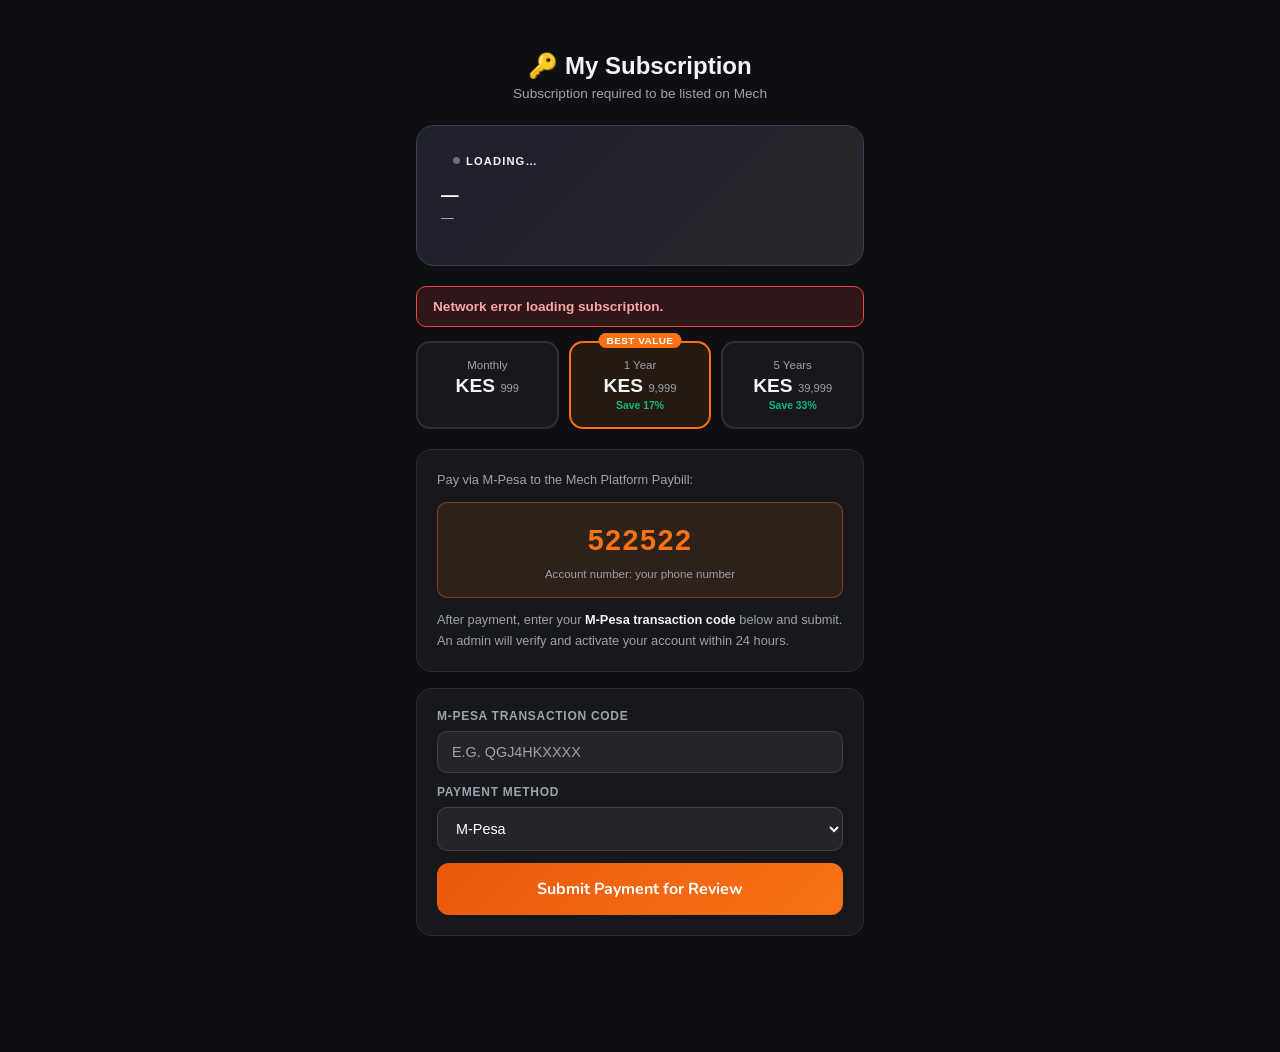
<file: frontend/subscription.html>
<!DOCTYPE html>
<html lang="en">
<head>
<meta charset="UTF-8"/>
<meta name="viewport" content="width=device-width,initial-scale=1.0"/>
<meta name="theme-color" content="#0d0f12"/>
<title>Mech — My Subscription</title>
<link rel="manifest" href="manifest.json"/>
<link rel="stylesheet" href="css/styles.css"/>
<style>
  body { background: var(--bg-dark, #0d0f12); color: #f3f4f6; font-family: 'Outfit', sans-serif; margin: 0; }

  .page-wrap { max-width: 480px; margin: 0 auto; padding: 20px 16px 100px; }

  .page-header { text-align: center; padding: 32px 0 24px; }
  .page-header h1 { font-size: 1.5rem; font-weight: 700; margin: 0 0 6px; }
  .page-header p  { font-size: 0.85rem; color: #9ca3af; margin: 0; }

  /* Status card */
  .status-card {
    border-radius: 18px;
    padding: 24px;
    margin-bottom: 20px;
    position: relative;
    overflow: hidden;
  }
  .status-card.active   { background: linear-gradient(135deg, #064e3b 0%, #065f46 100%); border: 1px solid #10b981; }
  .status-card.grace    { background: linear-gradient(135deg, #451a03 0%, #78350f 100%); border: 1px solid #f59e0b; }
  .status-card.pending  { background: linear-gradient(135deg, #1e1b4b 0%, #1e3a5f 100%); border: 1px solid #6366f1; }
  .status-card.unpaid   { background: linear-gradient(135deg, #1f1f2e 0%, #27272a 100%); border: 1px solid #374151; }
  .status-card.expired,
  .status-card.suspended{ background: linear-gradient(135deg, #450a0a 0%, #7f1d1d 100%); border: 1px solid #ef4444; }

  .status-badge {
    display: inline-flex; align-items: center; gap: 6px;
    font-size: 0.7rem; font-weight: 700; letter-spacing: 0.1em;
    text-transform: uppercase; padding: 4px 12px; border-radius: 100px;
    margin-bottom: 14px;
  }
  .badge-dot { width: 7px; height: 7px; border-radius: 50%; }
  .active .badge-dot   { background: #10b981; box-shadow: 0 0 6px #10b981; }
  .grace  .badge-dot   { background: #f59e0b; box-shadow: 0 0 6px #f59e0b; }
  .pending .badge-dot  { background: #818cf8; box-shadow: 0 0 6px #818cf8; }
  .unpaid .badge-dot   { background: #6b7280; }
  .expired .badge-dot,
  .suspended .badge-dot{ background: #ef4444; }

  .status-big   { font-size: 1.1rem; font-weight: 700; margin-bottom: 4px; }
  .status-sub   { font-size: 0.8rem; opacity: 0.7; margin-bottom: 16px; }
  .expires-bar  { background: rgba(255,255,255,0.08); border-radius: 8px; height: 6px; overflow: hidden; margin-top: 12px; }
  .expires-fill { height: 100%; border-radius: 8px; background: #10b981; transition: width 0.5s; }

  /* Plan cards */
  .plans-grid { display: grid; grid-template-columns: repeat(3, 1fr); gap: 10px; margin-bottom: 20px; }
  .plan-card {
    border-radius: 14px; padding: 16px 12px; cursor: pointer;
    border: 2px solid rgba(255,255,255,0.1);
    background: rgba(255,255,255,0.04);
    transition: all 0.2s; text-align: center; position: relative;
  }
  .plan-card:hover  { border-color: rgba(255,255,255,0.3); }
  .plan-card.selected { border-color: #f97316; background: rgba(249,115,22,0.1); }
  .plan-card .best-val {
    position: absolute; top: -10px; left: 50%; transform: translateX(-50%);
    background: #f97316; color: white; font-size: 0.62rem; font-weight: 800;
    padding: 2px 8px; border-radius: 100px; letter-spacing: 0.05em;
    white-space: nowrap;
  }
  .plan-label  { font-size: 0.72rem; color: #9ca3af; margin-bottom: 4px; }
  .plan-price  { font-size: 1.2rem; font-weight: 800; }
  .plan-price span { font-size: 0.7rem; font-weight: 400; color: #9ca3af; }
  .plan-save   { font-size: 0.65rem; color: #10b981; margin-top: 3px; font-weight: 600; }

  /* Form */
  .form-section { background: rgba(255,255,255,0.04); border: 1px solid rgba(255,255,255,0.08); border-radius: 16px; padding: 20px; margin-bottom: 16px; }
  .form-label { font-size: 0.75rem; font-weight: 600; color: #9ca3af; text-transform: uppercase; letter-spacing: 0.06em; margin-bottom: 8px; display: block; }
  .input-field {
    width: 100%; box-sizing: border-box;
    background: rgba(255,255,255,0.06); border: 1px solid rgba(255,255,255,0.12);
    border-radius: 10px; padding: 12px 14px; color: #fff; font-size: 0.9rem;
    outline: none; font-family: inherit; margin-bottom: 12px;
    transition: border-color 0.2s;
  }
  .input-field:focus { border-color: #f97316; }

  .btn-submit {
    width: 100%; padding: 15px; border: none; border-radius: 12px;
    background: linear-gradient(135deg, #ea580c, #f97316);
    color: white; font-size: 1rem; font-weight: 700; cursor: pointer;
    transition: opacity 0.2s;
  }
  .btn-submit:disabled { opacity: 0.5; cursor: not-allowed; }

  /* Alert */
  .alert { border-radius: 10px; padding: 12px 16px; font-size: 0.85rem; font-weight: 600; margin-bottom: 14px; display: none; }
  .alert.success { background: rgba(16,185,129,0.15); border: 1px solid #10b981; color: #6ee7b7; }
  .alert.error   { background: rgba(239,68,68,0.15);  border: 1px solid #ef4444; color: #fca5a5; }

  .instructions { font-size: 0.8rem; color: #9ca3af; line-height: 1.6; }
  .instructions strong { color: #f3f4f6; }
  .paybill-box {
    background: rgba(249,115,22,0.1); border: 1px solid rgba(249,115,22,0.4);
    border-radius: 10px; padding: 14px 16px; margin: 12px 0; text-align: center;
  }
  .paybill-num { font-size: 1.8rem; font-weight: 800; color: #f97316; letter-spacing: 0.05em; }
  .paybill-sub { font-size: 0.72rem; color: #9ca3af; margin-top: 2px; }
</style>
</head>
<body>
<div class="page-wrap">

  <div class="page-header">
    <h1>🔑 My Subscription</h1>
    <p>Subscription required to be listed on Mech</p>
  </div>

  <!-- Status card (populated by JS) -->
  <div id="statusCard" class="status-card unpaid">
    <div id="statusBadge" class="status-badge"><span class="badge-dot"></span><span id="statusLabel">Loading…</span></div>
    <div id="statusBig"  class="status-big">—</div>
    <div id="statusSub"  class="status-sub">—</div>
    <div id="expiresBar" class="expires-bar" style="display:none;">
      <div id="expiresFill" class="expires-fill" style="width:100%;"></div>
    </div>
  </div>

  <div id="alertBox" class="alert"></div>

  <!-- Payment form (hidden when active) -->
  <div id="paymentSection">
    <div class="plans-grid">
      <div class="plan-card" data-plan="monthly" onclick="selectPlan(this)">
        <div class="plan-label">Monthly</div>
        <div class="plan-price">KES <span>999</span></div>
      </div>
      <div class="plan-card selected" data-plan="annual" onclick="selectPlan(this)">
        <div class="best-val">BEST VALUE</div>
        <div class="plan-label">1 Year</div>
        <div class="plan-price">KES <span>9,999</span></div>
        <div class="plan-save">Save 17%</div>
      </div>
      <div class="plan-card" data-plan="biennial" onclick="selectPlan(this)">
        <div class="plan-label">5 Years</div>
        <div class="plan-price">KES <span>39,999</span></div>
        <div class="plan-save">Save 33%</div>
      </div>
    </div>

    <div class="form-section">
      <div class="instructions">
        Pay via M-Pesa to the Mech Platform Paybill:
        <div class="paybill-box">
          <div class="paybill-num">522522</div>
          <div class="paybill-sub">Account number: your phone number</div>
        </div>
        After payment, enter your <strong>M-Pesa transaction code</strong> below and submit.
        An admin will verify and activate your account within 24 hours.
      </div>
    </div>

    <div class="form-section">
      <label class="form-label">M-Pesa Transaction Code</label>
      <input class="input-field" type="text" id="paymentRef" placeholder="e.g. QGJ4HKXXXX" autocomplete="off" style="text-transform:uppercase;"/>

      <label class="form-label">Payment Method</label>
      <select class="input-field" id="paymentMethod">
        <option value="mpesa">M-Pesa</option>
        <option value="bank">Bank Transfer</option>
        <option value="manual">Other / Manual</option>
      </select>

      <button class="btn-submit" id="submitBtn" onclick="submitPayment()">
        Submit Payment for Review
      </button>
    </div>
  </div>

</div>

<script src="config.js"></script>
<script src="js/app.js"></script>
<script>
const cfg = window.MechConfig || { API_BASE: 'https://mech-backend-h7nk.onrender.com' };

function authHeaders() {
  const raw = localStorage.getItem('mech_token');
  const tok = raw ? JSON.parse(raw) : null;
  return tok
    ? { 'Content-Type': 'application/json', 'Authorization': 'Bearer ' + tok }
    : { 'Content-Type': 'application/json' };
}

function showAlert(msg, type='error') {
  const el = document.getElementById('alertBox');
  el.textContent = msg;
  el.className = 'alert ' + type;
  el.style.display = 'block';
  if (type === 'success') setTimeout(() => el.style.display = 'none', 5000);
}

function selectPlan(el) {
  document.querySelectorAll('.plan-card').forEach(c => c.classList.remove('selected'));
  el.classList.add('selected');
}

async function loadSubscription() {
  try {
    const res  = await fetch(cfg.API_BASE + '/api/subscriptions/my', { headers: authHeaders() });
    const data = await res.json();
    if (!res.ok) { showAlert(data.error || 'Could not load subscription.'); return; }

    const sub = data.data.subscription;
    renderStatus(sub);
  } catch(e) {
    showAlert('Network error loading subscription.');
  }
}

function renderStatus(sub) {
  const card    = document.getElementById('statusCard');
  const badge   = document.getElementById('statusBadge');
  const bigEl   = document.getElementById('statusBig');
  const subEl   = document.getElementById('statusSub');
  const section = document.getElementById('paymentSection');
  const bar     = document.getElementById('expiresBar');

  // Set card colour
  card.className = 'status-card ' + sub.status;

  const labels = {
    active:                '✅ Active',
    grace:                 '⏳ Grace Period',
    pending_verification:  '🔍 Under Review',
    unpaid:                '💳 Payment Required',
    expired:               '❌ Expired',
    suspended:             '🔒 Suspended',
  };

  document.getElementById('statusLabel').textContent = labels[sub.status] || sub.status;

  if (sub.status === 'active') {
    bigEl.textContent = `${sub.days_remaining} days remaining`;
    subEl.textContent = `${sub.plan.charAt(0).toUpperCase()+sub.plan.slice(1)} plan · Expires ${new Date(sub.expires_at).toLocaleDateString('en-KE', {day:'numeric', month:'short', year:'numeric'})}`;
    section.style.display = 'none';
    bar.style.display = 'block';
    const pct = Math.min(100, Math.round((sub.days_remaining / (sub.plan==='biennial'?1825:sub.plan==='annual'?365:30)) * 100));
    document.getElementById('expiresFill').style.width = pct + '%';
    document.getElementById('expiresFill').style.background = pct < 15 ? '#ef4444' : pct < 30 ? '#f59e0b' : '#10b981';
  } else if (sub.status === 'grace') {
    const graceDate = new Date(sub.grace_until).toLocaleDateString('en-KE', {day:'numeric', month:'short', year:'numeric'});
    bigEl.textContent = 'Free grace period active';
    subEl.textContent = `Expires ${graceDate} — please renew before then`;
    section.style.display = 'block';
  } else if (sub.status === 'pending_verification') {
    bigEl.textContent = 'Payment under review';
    subEl.textContent = 'An admin will verify your payment within 24 hours. You will receive a notification once confirmed.';
    section.style.display = 'none';
  } else if (sub.status === 'suspended') {
    bigEl.textContent = 'Account suspended';
    subEl.textContent = 'Your subscription has expired and account is suspended. Please renew to regain access.';
    section.style.display = 'block';
  } else {
    bigEl.textContent = 'No active subscription';
    subEl.textContent = 'Choose a plan and submit your M-Pesa payment to get started.';
    section.style.display = 'block';
  }
}

async function submitPayment() {
  const plan   = document.querySelector('.plan-card.selected')?.dataset.plan || 'monthly';
  const ref    = document.getElementById('paymentRef').value.trim().toUpperCase();
  const method = document.getElementById('paymentMethod').value;

  if (!ref) { showAlert('Please enter your M-Pesa transaction code.'); return; }

  const btn = document.getElementById('submitBtn');
  btn.textContent = '⏳ Submitting…';
  btn.disabled = true;

  try {
    const res  = await fetch(cfg.API_BASE + '/api/subscriptions/submit', {
      method: 'POST', headers: authHeaders(),
      body: JSON.stringify({ plan, payment_ref: ref, payment_method: method })
    });
    const data = await res.json();
    if (res.ok) {
      showAlert('✅ Payment submitted! An admin will review and activate your account within 24 hours.', 'success');
      setTimeout(loadSubscription, 2000);
    } else {
      showAlert(data.error || 'Submission failed.');
    }
  } catch(e) {
    showAlert('Network error — please try again.');
  }

  btn.textContent = 'Submit Payment for Review';
  btn.disabled = false;
}

// Load on page ready
document.addEventListener('DOMContentLoaded', loadSubscription);
</script>
</body>
</html>
</file>
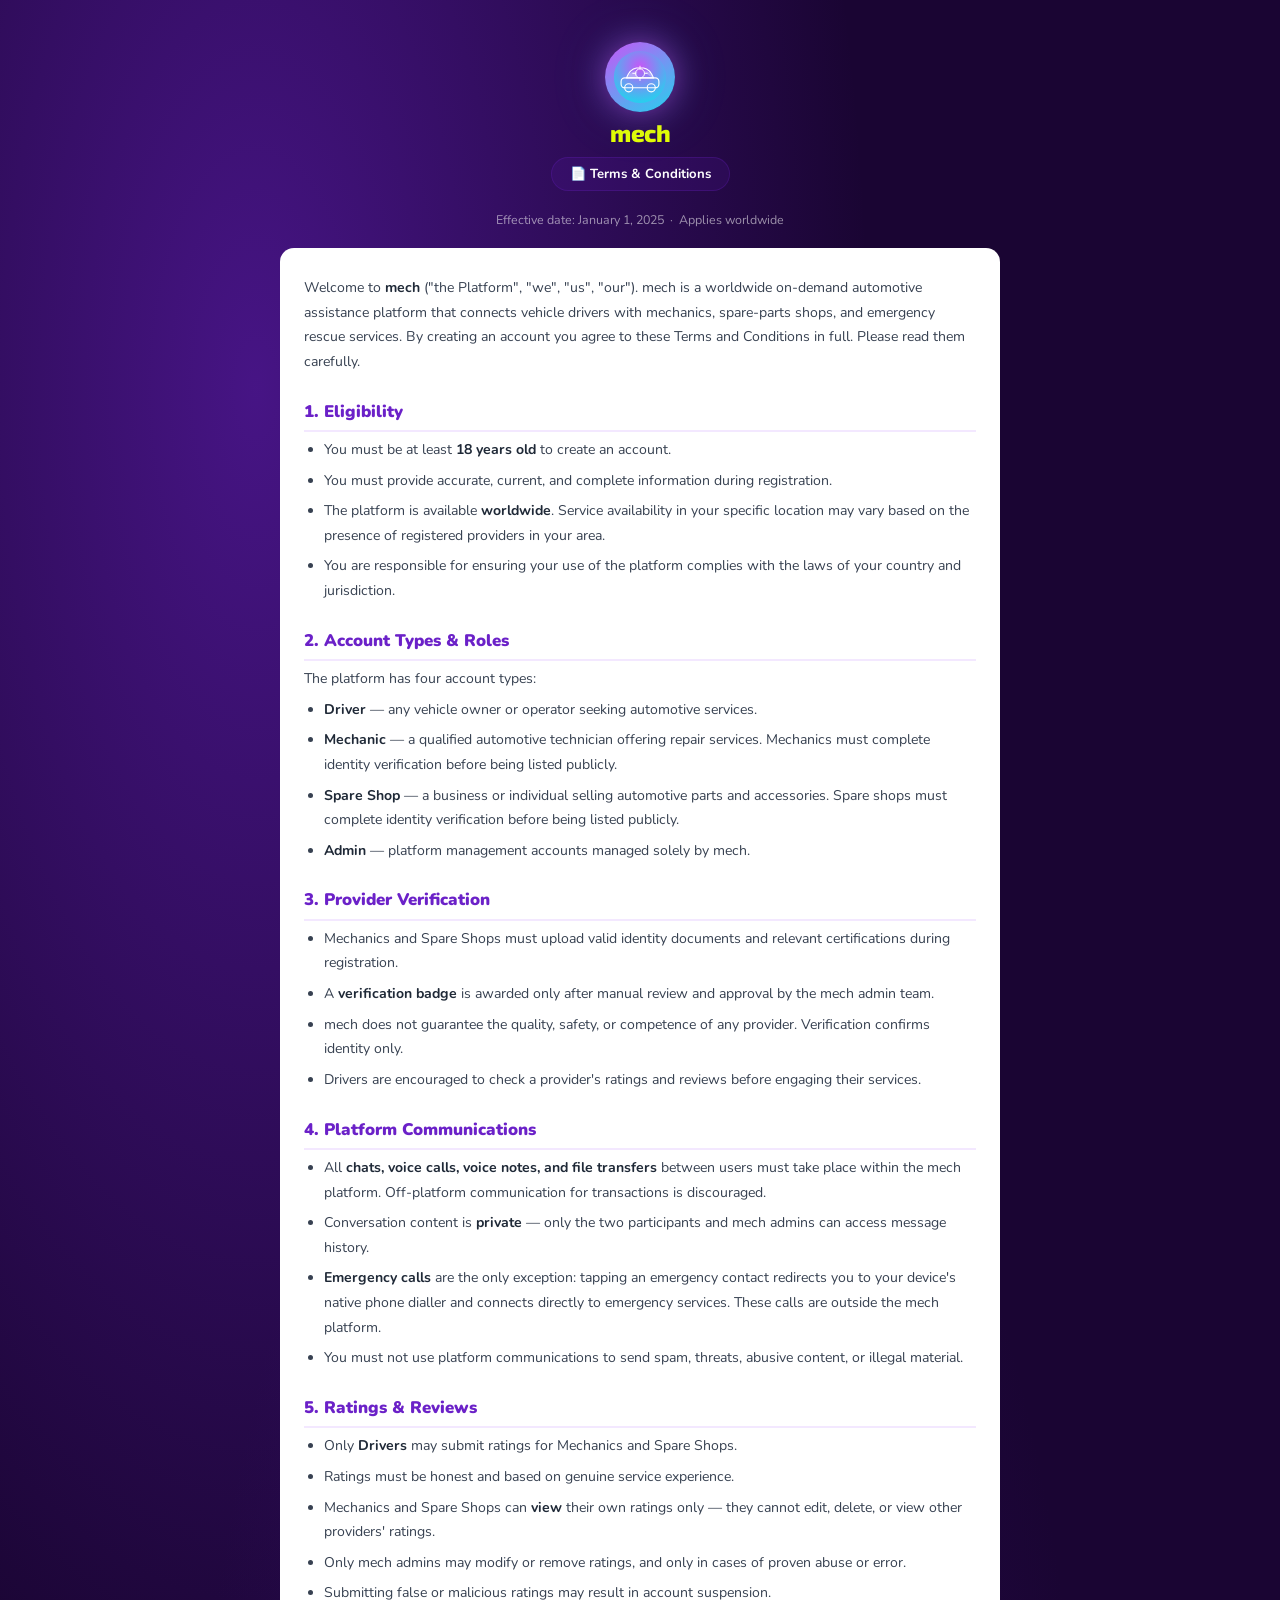
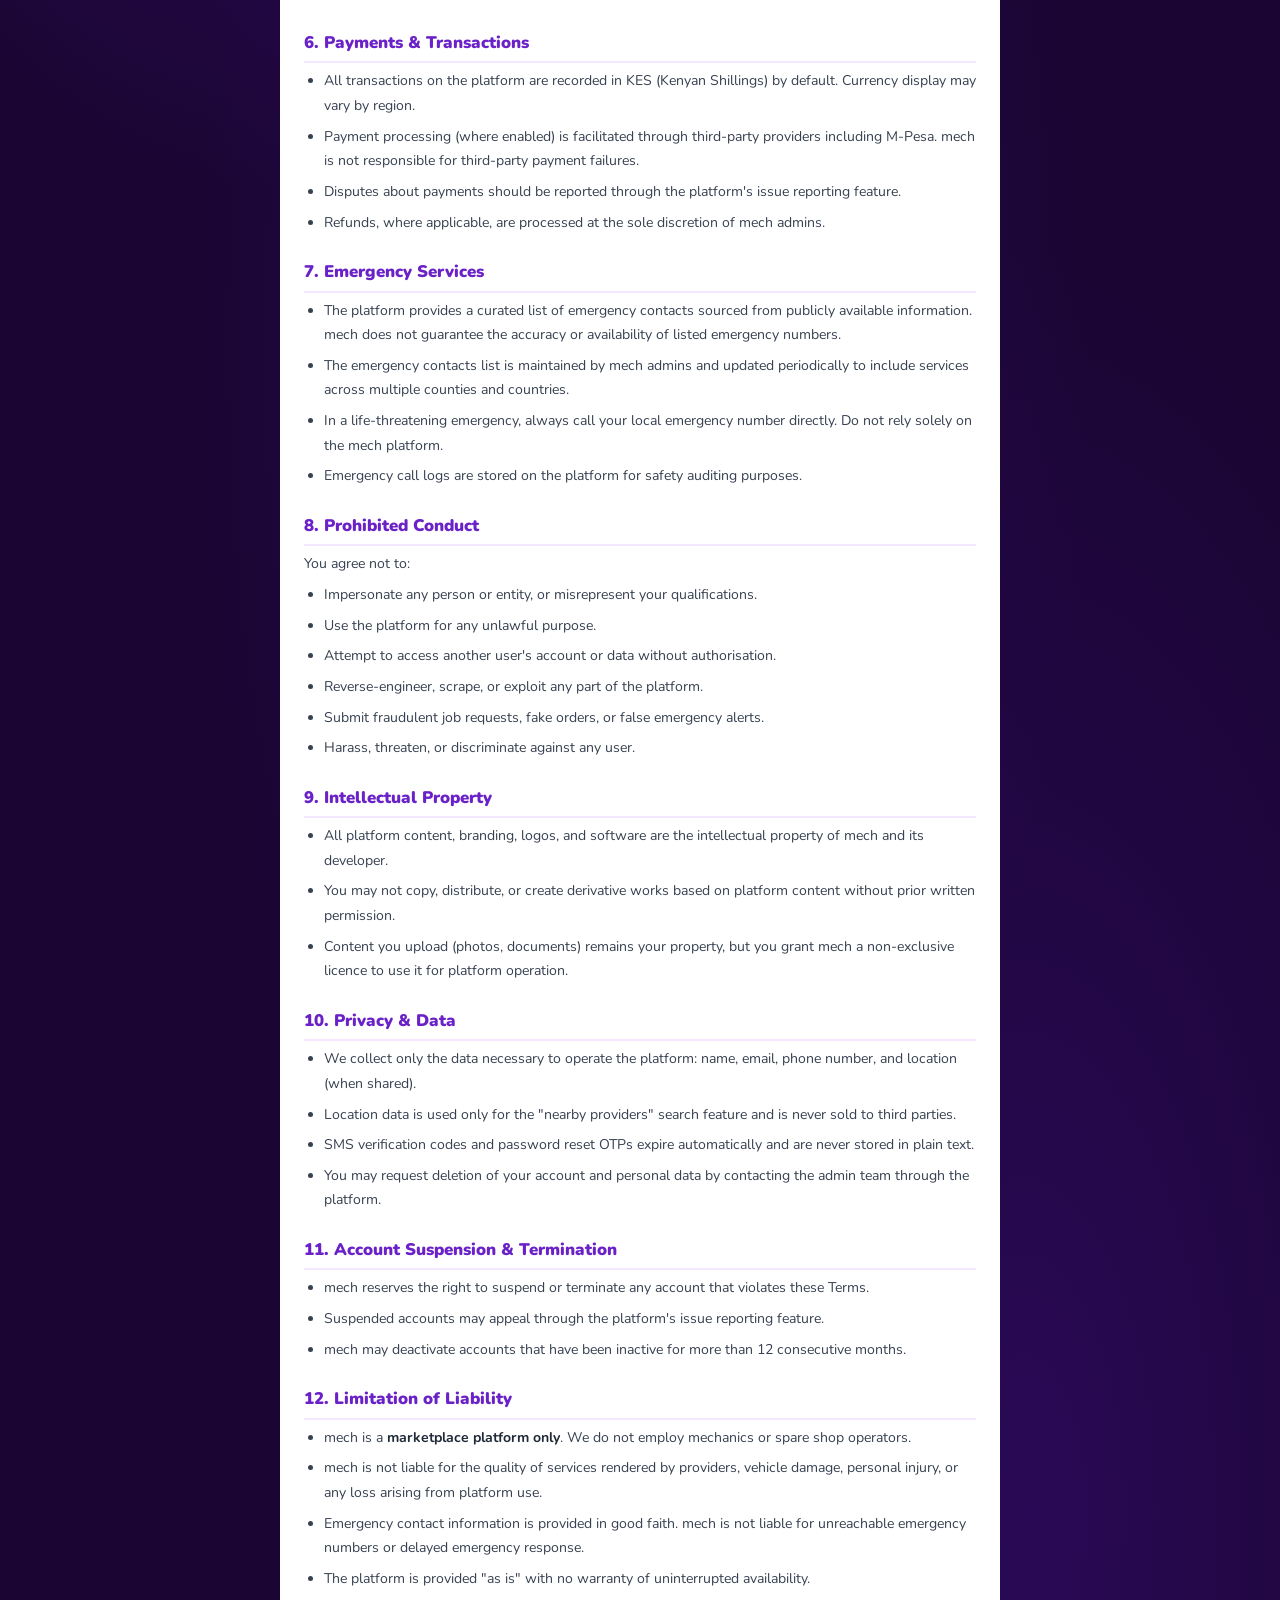
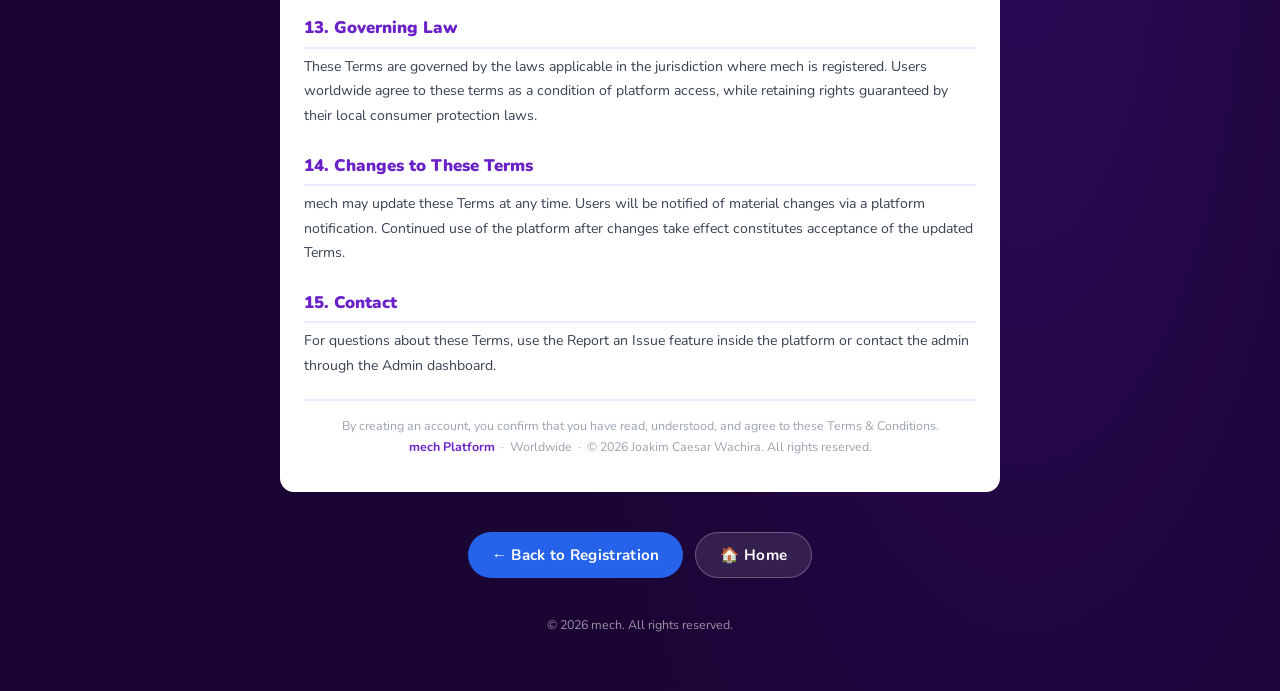
<file: frontend/terms.html>
<!DOCTYPE html>
<html lang="en">
<head>
  <meta charset="UTF-8"/>
  <meta name="viewport" content="width=device-width,initial-scale=1.0"/>
  <link rel="manifest" href="manifest.json"/>
  <meta name="theme-color" content="#6b21c8"/>
  <meta name="apple-mobile-web-app-capable" content="yes"/>
  <meta name="apple-mobile-web-app-status-bar-style" content="black-translucent"/>
  <meta name="apple-mobile-web-app-title" content="mech"/>
  <link rel="apple-touch-icon" href="icons/icon-192.png"/>
  <title>mech — Terms &amp; Conditions</title>
  <link rel="stylesheet" href="css/styles.css"/>
  <link rel="icon" type="image/svg+xml" href="logo.SVG"/>
  <style>
    .terms-body {
      background: #fff;
      border-radius: 14px;
      padding: 28px 24px;
      color: #1f2937;
      font-family: 'Nunito', Arial, sans-serif;
      line-height: 1.75;
      max-width: 720px;
      margin: 0 auto 32px;
    }
    .terms-body h2 {
      font-size: 1.05rem;
      font-weight: 900;
      color: #6b21c8;
      margin: 22px 0 6px;
      border-bottom: 2px solid #f3e8ff;
      padding-bottom: 4px;
    }
    .terms-body p, .terms-body li {
      font-size: 0.88rem;
      color: #374151;
      margin-bottom: 6px;
    }
    .terms-body ul { padding-left: 20px; margin-bottom: 10px; }
    .terms-body li { list-style: disc; }
    .terms-body strong { color: #1f2937; }
    .terms-badge {
      display: inline-flex; align-items: center; gap: 8px;
      background: rgba(107,33,200,0.12);
      border: 1.5px solid rgba(107,33,200,0.25);
      border-radius: 999px;
      padding: 7px 18px;
      font-size: 0.82rem;
      font-weight: 700;
      color: #fff;
      margin-bottom: 20px;
    }
    .effective-date {
      font-size: 0.78rem;
      color: rgba(255,255,255,0.55);
      text-align: center;
      margin-bottom: 20px;
    }
    .back-btn-row {
      display: flex; gap: 12px; justify-content: center;
      flex-wrap: wrap; margin-top: 8px; padding: 0 16px;
    }
  </style>
</head>
<body>
<div class="page-wrapper" style="align-items:center;padding:24px 16px 48px;">

  <!-- Logo -->
  <div class="logo-block" style="padding:18px 0 10px;">
    <div class="logo-ripple-wrap" style="width:70px;height:70px;">
      <span class="ripple-ring ripple-ring-1"></span>
      <span class="ripple-ring ripple-ring-2"></span>
      <span class="ripple-ring ripple-ring-3"></span>
      <div class="logo-circle" style="width:70px;height:70px;">
        <img src="logo.SVG" alt="mech" style="width:54px;height:54px;"/>
      </div>
    </div>
    <span class="logo-name" style="font-size:1.5rem;">mech</span>
  </div>

  <div class="terms-badge">📄 Terms &amp; Conditions</div>
  <p class="effective-date">Effective date: January 1, 2025 &nbsp;·&nbsp; Applies worldwide</p>

  <div class="terms-body">

    <p>Welcome to <strong>mech</strong> ("the Platform", "we", "us", "our"). mech is a worldwide on-demand automotive assistance platform that connects vehicle drivers with mechanics, spare-parts shops, and emergency rescue services. By creating an account you agree to these Terms and Conditions in full. Please read them carefully.</p>

    <!-- 1 -->
    <h2>1. Eligibility</h2>
    <ul>
      <li>You must be at least <strong>18 years old</strong> to create an account.</li>
      <li>You must provide accurate, current, and complete information during registration.</li>
      <li>The platform is available <strong>worldwide</strong>. Service availability in your specific location may vary based on the presence of registered providers in your area.</li>
      <li>You are responsible for ensuring your use of the platform complies with the laws of your country and jurisdiction.</li>
    </ul>

    <!-- 2 -->
    <h2>2. Account Types &amp; Roles</h2>
    <p>The platform has four account types:</p>
    <ul>
      <li><strong>Driver</strong> — any vehicle owner or operator seeking automotive services.</li>
      <li><strong>Mechanic</strong> — a qualified automotive technician offering repair services. Mechanics must complete identity verification before being listed publicly.</li>
      <li><strong>Spare Shop</strong> — a business or individual selling automotive parts and accessories. Spare shops must complete identity verification before being listed publicly.</li>
      <li><strong>Admin</strong> — platform management accounts managed solely by mech.</li>
    </ul>

    <!-- 3 -->
    <h2>3. Provider Verification</h2>
    <ul>
      <li>Mechanics and Spare Shops must upload valid identity documents and relevant certifications during registration.</li>
      <li>A <strong>verification badge</strong> is awarded only after manual review and approval by the mech admin team.</li>
      <li>mech does not guarantee the quality, safety, or competence of any provider. Verification confirms identity only.</li>
      <li>Drivers are encouraged to check a provider's ratings and reviews before engaging their services.</li>
    </ul>

    <!-- 4 -->
    <h2>4. Platform Communications</h2>
    <ul>
      <li>All <strong>chats, voice calls, voice notes, and file transfers</strong> between users must take place within the mech platform. Off-platform communication for transactions is discouraged.</li>
      <li>Conversation content is <strong>private</strong> — only the two participants and mech admins can access message history.</li>
      <li><strong>Emergency calls</strong> are the only exception: tapping an emergency contact redirects you to your device's native phone dialler and connects directly to emergency services. These calls are outside the mech platform.</li>
      <li>You must not use platform communications to send spam, threats, abusive content, or illegal material.</li>
    </ul>

    <!-- 5 -->
    <h2>5. Ratings &amp; Reviews</h2>
    <ul>
      <li>Only <strong>Drivers</strong> may submit ratings for Mechanics and Spare Shops.</li>
      <li>Ratings must be honest and based on genuine service experience.</li>
      <li>Mechanics and Spare Shops can <strong>view</strong> their own ratings only — they cannot edit, delete, or view other providers' ratings.</li>
      <li>Only mech admins may modify or remove ratings, and only in cases of proven abuse or error.</li>
      <li>Submitting false or malicious ratings may result in account suspension.</li>
    </ul>

    <!-- 6 -->
    <h2>6. Payments &amp; Transactions</h2>
    <ul>
      <li>All transactions on the platform are recorded in KES (Kenyan Shillings) by default. Currency display may vary by region.</li>
      <li>Payment processing (where enabled) is facilitated through third-party providers including M-Pesa. mech is not responsible for third-party payment failures.</li>
      <li>Disputes about payments should be reported through the platform's issue reporting feature.</li>
      <li>Refunds, where applicable, are processed at the sole discretion of mech admins.</li>
    </ul>

    <!-- 7 -->
    <h2>7. Emergency Services</h2>
    <ul>
      <li>The platform provides a curated list of emergency contacts sourced from publicly available information. mech does not guarantee the accuracy or availability of listed emergency numbers.</li>
      <li>The emergency contacts list is maintained by mech admins and updated periodically to include services across multiple counties and countries.</li>
      <li>In a life-threatening emergency, always call your local emergency number directly. Do not rely solely on the mech platform.</li>
      <li>Emergency call logs are stored on the platform for safety auditing purposes.</li>
    </ul>

    <!-- 8 -->
    <h2>8. Prohibited Conduct</h2>
    <p>You agree not to:</p>
    <ul>
      <li>Impersonate any person or entity, or misrepresent your qualifications.</li>
      <li>Use the platform for any unlawful purpose.</li>
      <li>Attempt to access another user's account or data without authorisation.</li>
      <li>Reverse-engineer, scrape, or exploit any part of the platform.</li>
      <li>Submit fraudulent job requests, fake orders, or false emergency alerts.</li>
      <li>Harass, threaten, or discriminate against any user.</li>
    </ul>

    <!-- 9 -->
    <h2>9. Intellectual Property</h2>
    <ul>
      <li>All platform content, branding, logos, and software are the intellectual property of mech and its developer.</li>
      <li>You may not copy, distribute, or create derivative works based on platform content without prior written permission.</li>
      <li>Content you upload (photos, documents) remains your property, but you grant mech a non-exclusive licence to use it for platform operation.</li>
    </ul>

    <!-- 10 -->
    <h2>10. Privacy &amp; Data</h2>
    <ul>
      <li>We collect only the data necessary to operate the platform: name, email, phone number, and location (when shared).</li>
      <li>Location data is used only for the "nearby providers" search feature and is never sold to third parties.</li>
      <li>SMS verification codes and password reset OTPs expire automatically and are never stored in plain text.</li>
      <li>You may request deletion of your account and personal data by contacting the admin team through the platform.</li>
    </ul>

    <!-- 11 -->
    <h2>11. Account Suspension &amp; Termination</h2>
    <ul>
      <li>mech reserves the right to suspend or terminate any account that violates these Terms.</li>
      <li>Suspended accounts may appeal through the platform's issue reporting feature.</li>
      <li>mech may deactivate accounts that have been inactive for more than 12 consecutive months.</li>
    </ul>

    <!-- 12 -->
    <h2>12. Limitation of Liability</h2>
    <ul>
      <li>mech is a <strong>marketplace platform only</strong>. We do not employ mechanics or spare shop operators.</li>
      <li>mech is not liable for the quality of services rendered by providers, vehicle damage, personal injury, or any loss arising from platform use.</li>
      <li>Emergency contact information is provided in good faith. mech is not liable for unreachable emergency numbers or delayed emergency response.</li>
      <li>The platform is provided "as is" with no warranty of uninterrupted availability.</li>
    </ul>

    <!-- 13 -->
    <h2>13. Governing Law</h2>
    <p>These Terms are governed by the laws applicable in the jurisdiction where mech is registered. Users worldwide agree to these terms as a condition of platform access, while retaining rights guaranteed by their local consumer protection laws.</p>

    <!-- 14 -->
    <h2>14. Changes to These Terms</h2>
    <p>mech may update these Terms at any time. Users will be notified of material changes via a platform notification. Continued use of the platform after changes take effect constitutes acceptance of the updated Terms.</p>

    <!-- 15 -->
    <h2>15. Contact</h2>
    <p>For questions about these Terms, use the Report an Issue feature inside the platform or contact the admin through the Admin dashboard.</p>

    <p style="margin-top:20px;padding-top:14px;border-top:2px solid #f3e8ff;font-size:0.78rem;color:#9ca3af;text-align:center;">
      By creating an account, you confirm that you have read, understood, and agree to these Terms &amp; Conditions.<br/>
      <strong style="color:#6b21c8;">mech Platform</strong> &nbsp;·&nbsp; Worldwide &nbsp;·&nbsp; © <span id="yr"></span> Joakim Caesar Wachira. All rights reserved.
    </p>
  </div>

  <!-- Back buttons -->
  <div class="back-btn-row">
    <button class="btn btn-blue" onclick="window.history.back()">← Back to Registration</button>
    <button class="btn" style="background:rgba(255,255,255,0.1);border:1.5px solid rgba(255,255,255,0.25);color:#fff;" onclick="window.location.href='index.html'">🏠 Home</button>
  </div>

  <footer class="page-footer" style="margin-top:24px;">© <span id="yr2"></span> mech. All rights reserved.</footer>
</div>
<script src="js/app.js"></script>
<script>
  const y = new Date().getFullYear();
  document.getElementById('yr').textContent  = y;
  document.getElementById('yr2').textContent = y;
</script>
</body>
</html>
</file>
<file: frontend/css/styles.css>
/* ============================================================
   MECH PLATFORM — MASTER STYLESHEET
   Deep Royal Purple Glassmorphism UI
   ============================================================ */

@import url('https://fonts.googleapis.com/css2?family=Nunito:wght@400;600;700;800;900&family=Exo+2:wght@400;600;700;800&display=swap');

/* ── CSS Variables ─────────────────────────────────────────── */
:root {
  --bg-deep:        #1a0533;
  --bg-purple:      #2d0a5e;
  --bg-mid:         #3b0f7a;
  --purple-light:   #6b21c8;
  --purple-glow:    #9b59f5;
  --cyan-accent:    #22d3ee;
  --magenta:        #c855f7;

  --blue-btn:       #2563eb;
  --orange-btn:     #d97706;
  --green-btn:      #16a34a;
  --red-btn:        #dc2626;
  --green-avail:    #22c55e;
  --red-unavail:    #ef4444;

  --glass-bg:       rgba(255,255,255,0.08);
  --glass-border:   rgba(255,255,255,0.18);
  --glass-bg-white: rgba(255,255,255,0.95);
  --card-bg:        rgba(255,255,255,0.97);

  --text-white:     #ffffff;
  --text-light:     #f6f0f0d9;
  --text-dark:      #000000;
  --text-muted:     #6b7280;
  --text-purple:    #7c3aed;

  --radius-sm:      8px;
  --radius-md:      14px;
  --radius-lg:      20px;
  --radius-xl:      28px;
  --radius-full:    9999px;

  --shadow-glow:    0 0 24px rgba(155,89,245,0.35);
  --shadow-card:    0 4px 24px rgba(0,0,0,0.25);
  --shadow-deep:    0 8px 40px rgba(0,0,0,0.45);

  --font-main:      'Nunito', sans-serif;
  --font-display:   'Exo 2', sans-serif;

  --transition:     all 0.25s cubic-bezier(0.4,0,0.2,1);
  --transition-slow:all 0.45s cubic-bezier(0.4,0,0.2,1);
}

/* ── Reset & Base ───────────────────────────────────────────── */
*, *::before, *::after { box-sizing: border-box; margin: 0; padding: 0; }

html { font-size: 16px; scroll-behavior: smooth; }

body {
  font-family: var(--font-main);
  background: var(--bg-deep);
  background-image:
    radial-gradient(ellipse 80% 60% at 20% 10%, rgba(107,33,200,0.55) 0%, transparent 60%),
    radial-gradient(ellipse 60% 50% at 80% 80%, rgba(45,10,94,0.8) 0%, transparent 65%),
    radial-gradient(ellipse 50% 40% at 50% 50%, rgba(59,15,122,0.4) 0%, transparent 70%);
  color: var(--text-white);
  min-height: 100vh;
  overflow-x: hidden;
}

a { text-decoration: none; color: inherit; }
button { cursor: pointer; border: none; font-family: var(--font-main); }
input, textarea, select { font-family: var(--font-main); }
img { max-width: 100%; }
ul { list-style: none; }

/* ── Page Wrapper ───────────────────────────────────────────── */
.page-wrapper {
  min-height: 100vh;
  display: flex;
  flex-direction: column;
  max-width: 900px;
  margin: 0 auto;
  padding: 0 16px;
}

/* ── Logo Block ─────────────────────────────────────────────── */
.logo-block {
  display: flex;
  flex-direction: column;
  align-items: center;
  padding: 28px 0 18px;
  gap: 6px;
}

.logo-circle {
  width: 90px; height: 90px;
  border-radius: 50%;
  background: linear-gradient(145deg, var(--magenta), var(--cyan-accent));
  display: flex; align-items: center; justify-content: center;
  box-shadow: 0 0 30px rgba(200,85,247,0.5), 0 0 60px rgba(34,211,238,0.2);
  overflow: hidden;
  animation: logoPulse 3s ease-in-out infinite;
}

.logo-circle img { width: 72px; height: 72px; object-fit: contain; }

@keyframes logoPulse {
  0%,100% { box-shadow: 0 0 30px rgba(200,85,247,0.5), 0 0 60px rgba(34,211,238,0.2); }
  50%      { box-shadow: 0 0 45px rgba(200,85,247,0.75), 0 0 80px rgba(34,211,238,0.35); }
}

.logo-name {
  font-family: var(--font-display);
  font-size: 1.9rem; font-weight: 800;
  color: rgb(229, 255, 0);
  letter-spacing: -0.5px;
}

.logo-subtitle {
  font-size: 0.95rem; font-weight: 600;
  color: var(--text-white);
  text-align: center;
  letter-spacing: 0.5px;
}

.logo-tagline {
  font-size: 0.85rem; color: var(--text-light);
  text-align: center; max-width: 360px;
  line-height: 1.5;
}

/* ── Glass Card ─────────────────────────────────────────────── */
.glass-card {
  background: var(--glass-bg);
  border: 1px solid var(--glass-border);
  border-radius: var(--radius-lg);
  backdrop-filter: blur(12px);
  -webkit-backdrop-filter: blur(12px);
  padding: 18px;
  box-shadow: var(--shadow-card);
}

.white-card {
  background: var(--card-bg);
  border-radius: var(--radius-lg);
  padding: 16px 18px;
  box-shadow: var(--shadow-card);
  color: var(--text-dark);
}

/* ── Form Inputs ─────────────────────────────────────────────── */
.input-field {
  width: 100%;
  padding: 13px 16px 13px 42px;
  border: 1.5px solid rgba(255,255,255,0.25);
  border-radius: var(--radius-md);
  background: rgba(255,255,255,0.92);
  color: var(--text-dark);
  font-size: 0.95rem; font-weight: 500;
  outline: none;
  transition: var(--transition);
}

.input-field::placeholder { color: #9ca3af; }

.input-field:focus {
  border-color: var(--purple-glow);
  box-shadow: 0 0 0 3px rgba(155,89,245,0.2);
  background: #f7f3f3;
}

.input-wrapper {
  position: relative;
  width: 100%;
}

.input-wrapper .input-icon {
  position: absolute; left: 14px; top: 50%;
  transform: translateY(-50%);
  color: #9ca3af; font-size: 1rem;
  pointer-events: none;
}

/* ── Buttons ─────────────────────────────────────────────────── */
.btn {
  display: inline-flex; align-items: center; justify-content: center;
  gap: 8px;
  padding: 12px 24px;
  border-radius: var(--radius-full);
  font-size: 0.95rem; font-weight: 700;
  transition: var(--transition);
  white-space: nowrap;
  letter-spacing: 0.3px;
}

.btn:hover { transform: translateY(-2px); filter: brightness(1.1); }
.btn:active { transform: translateY(0); }

.btn-blue   { background: var(--blue-btn);   color: #fff; }
.btn-orange { background: var(--orange-btn); color: #fff; }
.btn-green  { background: var(--green-btn);  color: #fff; }
.btn-red    { background: var(--red-btn);    color: #fff; }
.btn-purple { background: var(--purple-light); color: #fff; }
.btn-gray   { background: #9ca3af; color: #fff; }
.btn-white  { background: #fff; color: var(--text-purple); border: 1.5px solid var(--glass-border); }
.btn-outline { background: transparent; color: #fff; border: 2px solid rgba(255,255,255,0.4); }

.btn-full { width: 100%; }

/* ── Role Selection Buttons (index) ──────────────────────────── */
.role-buttons {
  display: flex;
  gap: 12px;
  flex-wrap: wrap;
  margin-top: 8px;
}

.role-btn {
  flex: 1;
  min-width: 120px;
  padding: 16px 12px;
  border-radius: var(--radius-md);
  font-size: 1rem; font-weight: 800;
  display: flex; 
  align-items: center; 
  justify-content: center;
  gap: 8px;
  box-shadow: var(--shadow-card);
  transition: var(--transition);
  font-family: var(--font-display);
}

.role-btn:hover {
  transform: translateY(-3px) scale(1.03);
  box-shadow: var(--shadow-glow);
}

/* ── Section Headers ─────────────────────────────────────────── */
.section-title {
  font-family: var(--font-display);
  font-size: 2rem; font-weight: 900;
  color: var(--text-light);
  text-align: center;
  letter-spacing: 0.5px;
  margin-bottom: 4px;
}

.section-subtitle {
  font-size: 0.88rem; font-weight: 600;
  color: var(--text-light);
  text-align: center;
  margin-bottom: 20px;
}

/* ── Search Bar ──────────────────────────────────────────────── */
.search-bar {
  display: flex; align-items: center; gap: 10px;
  padding: 12px 18px;
  background: rgba(255,255,255,0.95);
  border-radius: var(--radius-full);
  border: 1.5px solid var(--glass-border);
  box-shadow: var(--shadow-card);
  margin-bottom: 18px;
}

.search-bar input {
  flex: 1; border: none; background: transparent;
  font-size: 0.92rem; color: var(--text-dark);
  outline: none;
}

.search-bar .search-icon { color: #9ca3af; font-size: 1rem; }

/* ── Footer ──────────────────────────────────────────────────── */
.page-footer {
  text-align: center;
  padding: 14px 0 10px;
  font-size: 0.78rem;
  color: var(--text-light);
  opacity: 0.7;
  margin-top: auto;
}

/* ── Bottom Nav Tabs ─────────────────────────────────────────── */
.bottom-nav {
  position: fixed; bottom: 0; left: 0; right: 0;
  background: rgba(255,255,255,0.97);
  border-top: 1px solid rgba(0,0,0,0.08);
  display: flex;
  z-index: 100;
  box-shadow: 0 -4px 20px rgba(0,0,0,0.15);
  padding: 0 8px;
  max-width: 900px;
  margin: 0 auto;
}

.nav-tab {
  flex: 1;
  display: flex; flex-direction: column;
  align-items: center; justify-content: center;
  padding: 10px 8px 8px;
  gap: 4px;
  color: var(--text-muted);
  font-size: 0.72rem; font-weight: 700;
  transition: var(--transition);
  position: relative;
  cursor: pointer;
  background: none; border: none;
}

.nav-tab .nav-icon { font-size: 1.3rem; }

.nav-tab.active {
  background: var(--green-btn);
  border-radius: var(--radius-lg);
  color: #fff;
  margin: 6px 4px;
}

.nav-tab .badge {
  position: absolute; top: 6px; right: calc(50% - 14px);
  background: var(--red-btn);
  color: #fff;
  border-radius: 50%;
  width: 16px; height: 16px;
  font-size: 0.65rem; font-weight: 800;
  display: flex; align-items: center; justify-content: center;
}

/* ── Dashboard Bottom Nav ────────────────────────────────────── */
.dash-bottom-nav {
  position: fixed; bottom: 0; left: 0; right: 0;
  background: rgba(255,255,255,0.97);
  border-radius: var(--radius-xl) var(--radius-xl) 0 0;
  border-top: 1px solid rgba(0,0,0,0.08);
  display: flex;
  z-index: 100;
  box-shadow: 0 -4px 20px rgba(0,0,0,0.12);
  padding: 8px 16px 12px;
  max-width: 900px;
  margin: 0 auto;
}

.dash-nav-tab {
  flex: 1;
  display: flex; flex-direction: column;
  align-items: center; justify-content: center;
  gap: 3px;
  color: var(--text-muted);
  font-size: 0.72rem; font-weight: 700;
  cursor: pointer;
  background: none; border: none;
  padding: 6px 4px;
  border-radius: var(--radius-md);
  transition: var(--transition);
  position: relative;
}

.dash-nav-tab .d-icon { font-size: 1.35rem; }

.dash-nav-tab.active { color: var(--text-purple); }

.dash-nav-tab .msg-badge {
  position: absolute; top: 2px; right: calc(50% - 18px);
  background: var(--red-btn);
  color: #fff;
  border-radius: 50%;
  width: 18px; height: 18px;
  font-size: 0.65rem; font-weight: 800;
  display: flex; align-items: center; justify-content: center;
}

/* ── Dashboard Grids ─────────────────────────────────────────── */
.dash-grid-3 {
  display: grid;
  grid-template-columns: 1fr 1fr 1fr;
  gap: 10px;
  margin-bottom: 12px;
}

.dash-grid-2 {
  display: grid;
  grid-template-columns: 1fr 1fr;
  gap: 10px;
  margin-bottom: 12px;
}

/* ── Stat Widget ─────────────────────────────────────────────── */
.stat-widget {
  background: var(--card-bg);
  border-radius: var(--radius-md);
  padding: 14px 14px 10px;
  border: 1px solid rgba(255,255,255,0.3);
  box-shadow: var(--shadow-card);
  color: var(--text-dark);
}

.stat-label {
  font-size: 0.72rem; font-weight: 700;
  color: var(--text-muted);
  text-transform: uppercase;
  letter-spacing: 0.5px;
  margin-bottom: 4px;
  display: flex; align-items: center; gap: 6px;
}

.stat-dot { width: 8px; height: 8px; border-radius: 50%; background: var(--red-btn); margin-left: auto; }

.stat-value {
  font-family: var(--font-display);
  font-size: 1.8rem; font-weight: 900;
  color: var(--text-dark);
  line-height: 1;
  margin-bottom: 6px;
}

.stat-value.kes { font-size: 1.35rem; }

.stat-sub {
  font-size: 0.72rem; color: var(--text-muted); font-weight: 600;
}

.stat-actions {
  display: flex; gap: 8px; margin-top: 10px; flex-wrap: wrap;
}

.stat-link {
  font-size: 0.72rem; font-weight: 700;
  color: var(--purple-light);
  cursor: pointer;
  text-decoration: underline;
  background: none; border: none;
  padding: 0;
}

/* ── Toggle Switch ───────────────────────────────────────────── */
.toggle-switch {
  position: relative; display: inline-block;
  width: 44px; height: 24px;
}

.toggle-switch input { opacity: 0; width: 0; height: 0; }

.toggle-slider {
  position: absolute; cursor: pointer;
  inset: 0; background: #ccc;
  border-radius: 24px;
  transition: var(--transition);
}

.toggle-slider::before {
  content: '';
  position: absolute;
  width: 18px; height: 18px;
  left: 3px; top: 3px;
  background: white;
  border-radius: 50%;
  transition: var(--transition);
}

input:checked + .toggle-slider { background: var(--purple-light); }
input:checked + .toggle-slider::before { transform: translateX(20px); }

/* ── Chat Bubble Toggle ──────────────────────────────────────── */
.chat-toggle {
  width: 38px; height: 22px;
  border-radius: 11px;
  border: none; cursor: pointer;
  transition: var(--transition);
  position: relative;
}

.chat-toggle.on  { background: linear-gradient(135deg, var(--magenta), var(--purple-light)); }
.chat-toggle.off { background: #d1d5db; }

/* ── Service Cards (Driver Dashboard) ───────────────────────── */
.service-grid-3 {
  display: grid;
  grid-template-columns: 1fr 1fr 1fr;
  gap: 10px;
  margin-bottom: 12px;
}

.service-card {
  border-radius: var(--radius-md);
  padding: 14px 10px;
  text-align: center;
  border: 2px solid rgba(255,255,255,0.25);
  background: rgba(255,255,255,0.08);
  backdrop-filter: blur(8px);
  transition: var(--transition);
}

.service-card:hover { border-color: var(--purple-glow); transform: translateY(-2px); }

.service-card.emergency { border-color: var(--red-btn); background: rgba(220,38,38,0.08); }

.service-card-icon { font-size: 1.8rem; margin-bottom: 6px; }
.service-card-title { font-size: 0.78rem; font-weight: 800; color: var(--text-white); margin-bottom: 10px; }

.service-btn-row {
  display: flex; align-items: center; justify-content: center; gap: 10px;
}

.svc-icon-btn {
  display: flex; flex-direction: column; align-items: center; gap: 3px;
  font-size: 0.65rem; font-weight: 700; color: var(--text-dark);
}

/* ── Provider List Item ──────────────────────────────────────── */
.provider-item {
  background: var(--card-bg);
  border-radius: var(--radius-md);
  padding: 12px 14px;
  display: flex; align-items: center; gap: 12px;
  margin-bottom: 8px;
  box-shadow: var(--shadow-card);
  border: 1px solid rgba(107,33,200,0.15);
  transition: var(--transition);
}

.provider-item:hover { border-color: var(--purple-light); }

.provider-avatar {
  width: 46px; height: 46px; border-radius: 50%;
  background: linear-gradient(135deg, var(--magenta), var(--cyan-accent));
  display: flex; align-items: center; justify-content: center;
  font-size: 1.4rem; flex-shrink: 0;
}

.provider-info { flex: 1; min-width: 0; }
.provider-type { font-size: 0.7rem; color: var(--text-muted); font-weight: 600; }
.provider-name { font-size: 0.95rem; font-weight: 800; color: var(--text-dark); }
.provider-dist { font-size: 0.72rem; color: var(--text-muted); }

.provider-actions { display: flex; gap: 10px; align-items: center; }
.action-icon-btn {
  width: 32px; height: 32px;
  border-radius: 50%; background: none; border: none;
  font-size: 1.1rem; color: var(--text-muted);
  display: flex; align-items: center; justify-content: center;
  cursor: pointer; transition: var(--transition);
}
.action-icon-btn:hover { color: var(--purple-light); background: rgba(107,33,200,0.08); }

/* ── Action Button Row ───────────────────────────────────────── */
.action-row {
  display: flex; gap: 10px; margin-bottom: 12px;
}

.action-row .btn { flex: 1; font-size: 0.82rem; padding: 11px 14px; }

/* ── Notifications Panel ─────────────────────────────────────── */
.notif-panel {
  background: rgba(255,255,255,0.10);
  border: 1.5px solid rgba(255,255,255,0.2);
  border-radius: var(--radius-md);
  padding: 14px 16px;
  margin-bottom: 12px;
}

.notif-panel-title {
  font-size: 0.85rem; font-weight: 900;
  color: var(--text-white);
  text-transform: uppercase;
  letter-spacing: 0.5px;
  margin-bottom: 10px;
}

.notif-item {
  font-size: 0.82rem; color: var(--text-light);
  padding: 3px 0;
  border-bottom: 1px solid rgba(255,255,255,0.08);
}
.notif-item:last-child { border-bottom: none; }

/* ── Availability Widget ─────────────────────────────────────── */
.availability-widget {
  background: var(--card-bg);
  border-radius: var(--radius-md);
  padding: 14px;
  display: flex; align-items: center; gap: 10px;
  margin-bottom: 12px;
  box-shadow: var(--shadow-card);
}

.avail-status {
  flex: 1;
  background: var(--green-btn);
  border-radius: var(--radius-md);
  padding: 12px 14px;
  color: #fff;
}

.avail-status-label { font-size: 0.72rem; font-weight: 700; opacity: 0.85; margin-bottom: 2px; }
.avail-status-value { font-size: 1.1rem; font-weight: 900; letter-spacing: 0.5px; }

.avail-controls { display: flex; flex-direction: column; gap: 8px; align-items: flex-end; }
.avail-label { font-size: 0.72rem; color: var(--text-muted); font-weight: 700; }

/* ── Rating Stars ────────────────────────────────────────────── */
.stars { color: #f59e0b; font-size: 1rem; letter-spacing: 1px; }
.rating-val { font-weight: 800; color: var(--text-dark); }

/* ── Chat List ───────────────────────────────────────────────── */
.chat-item {
  background: var(--card-bg);
  border-radius: var(--radius-lg);
  padding: 14px 16px;
  display: flex; align-items: center; gap: 12px;
  margin-bottom: 10px;
  box-shadow: var(--shadow-card);
  border: 1.5px solid rgba(107,33,200,0.12);
  cursor: pointer;
  transition: var(--transition);
}

.chat-item:hover { border-color: var(--purple-glow); transform: translateX(2px); }

.chat-avatar {
  width: 50px; height: 50px; border-radius: 50%;
  background: linear-gradient(135deg, var(--magenta), var(--purple-light));
  display: flex; align-items: center; justify-content: center;
  font-size: 1.5rem; flex-shrink: 0; overflow: hidden;
  position: relative;
}

.chat-info { flex: 1; min-width: 0; }
.chat-name { font-size: 0.98rem; font-weight: 800; color: var(--text-dark); margin-bottom: 3px; }
.chat-preview { font-size: 0.8rem; color: var(--text-muted); white-space: nowrap; overflow: hidden; text-overflow: ellipsis; }
.chat-time { font-size: 0.78rem; color: var(--text-muted); font-weight: 600; white-space: nowrap; }

.chat-badge {
  background: var(--green-btn);
  color: #fff;
  border-radius: 50%;
  min-width: 22px; height: 22px;
  font-size: 0.72rem; font-weight: 800;
  display: flex; align-items: center; justify-content: center;
}

.chat-badge.zero { background: #9ca3af; }

/* ── Updates Contact Row ─────────────────────────────────────── */
.update-item {
  background: var(--card-bg);
  border-radius: var(--radius-lg);
  padding: 14px 16px;
  display: flex; align-items: center; gap: 12px;
  margin-bottom: 10px;
  box-shadow: var(--shadow-card);
  border: 1.5px solid rgba(107,33,200,0.12);
  transition: var(--transition);
}

.update-item.online-border { border-color: var(--green-avail); }

.status-dot {
  width: 11px; height: 11px; border-radius: 50%;
  flex-shrink: 0;
}
.status-dot.online  { background: var(--green-avail); }
.status-dot.offline { background: #9ca3af; }

.update-info { flex: 1; min-width: 0; }
.update-name { font-size: 0.95rem; font-weight: 800; color: var(--text-dark); margin-bottom: 2px; }
.update-status { font-size: 0.8rem; color: var(--text-muted); display: flex; align-items: center; gap: 6px; }

.update-right { display: flex; flex-direction: column; align-items: flex-end; gap: 8px; }
.update-time { font-size: 0.78rem; color: var(--text-muted); font-weight: 600; }
.update-time.online-time { color: var(--green-avail); font-weight: 800; }

/* ── Calls List ──────────────────────────────────────────────── */
.call-item {
  background: var(--card-bg);
  border-radius: var(--radius-lg);
  padding: 14px 16px;
  display: flex; align-items: center; gap: 12px;
  margin-bottom: 10px;
  box-shadow: var(--shadow-card);
  border: 1.5px solid rgba(107,33,200,0.12);
  transition: var(--transition);
}

.call-info { flex: 1; min-width: 0; }
.call-name { font-size: 0.95rem; font-weight: 800; color: var(--text-dark); margin-bottom: 3px; }
.call-type { font-size: 0.8rem; color: var(--text-muted); display: flex; align-items: center; gap: 5px; }
.call-type.missed { color: var(--red-btn); }

.call-right { display: flex; flex-direction: column; align-items: flex-end; gap: 8px; }
.call-time { font-size: 0.78rem; font-weight: 700; color: var(--text-muted); }
.call-time.missed { color: var(--red-btn); }

.callback-btn {
  display: flex; align-items: center; gap: 6px;
  padding: 8px 14px;
  background: #fff;
  border: 2px solid var(--green-avail);
  border-radius: var(--radius-full);
  color: var(--green-avail);
  font-size: 0.78rem; font-weight: 800;
  cursor: pointer; transition: var(--transition);
  white-space: nowrap;
}
.callback-btn:hover { background: var(--green-avail); color: #fff; }

/* ── Chat Conversation ───────────────────────────────────────── */
.chat-header {
  background: #fff;
  padding: 12px 16px;
  display: flex; align-items: center; gap: 12px;
  border-bottom: 1px solid rgba(0,0,0,0.08);
  box-shadow: 0 2px 12px rgba(0,0,0,0.08);
  position: sticky; top: 0; z-index: 10;
  flex-shrink: 0;
}

.chat-header-logo {
  display: flex; align-items: center; gap: 8px;
  padding: 6px 16px; border-bottom: 1px solid rgba(107,33,200,0.1);
  background: linear-gradient(135deg, var(--bg-deep), var(--bg-purple));
}

.chat-header-back { font-size: 1.3rem; cursor: pointer; color: var(--text-dark); }
.chat-header-avatar {
  width: 42px; height: 42px; border-radius: 50%;
  background: linear-gradient(135deg, var(--magenta), var(--purple-light));
  display: flex; align-items: center; justify-content: center; font-size: 1.3rem;
}

.chat-header-info { flex: 1; }
.chat-header-name { font-size: 1rem; font-weight: 800; color: var(--text-dark); }
.chat-header-status { font-size: 0.78rem; color: var(--green-avail); font-weight: 700; }

.chat-header-actions { display: flex; gap: 14px; align-items: center; }
.chat-header-btn {
  background: var(--blue-btn); border: none; border-radius: 50%;
  width: 38px; height: 38px;
  display: flex; align-items: center; justify-content: center;
  color: #fff; font-size: 1.1rem; cursor: pointer;
  transition: var(--transition);
}
.chat-header-btn:hover { transform: scale(1.1); }
.chat-header-menu { font-size: 1.4rem; color: var(--text-dark); cursor: pointer; font-weight: 900; }

/* ── Messages Area ───────────────────────────────────────────── */
.messages-area {
  flex: 1;
  padding: 16px;
  overflow-y: auto;
  display: flex; flex-direction: column; gap: 10px;
  background: var(--bg-deep);
  background-image:
    radial-gradient(ellipse 60% 50% at 20% 20%, rgba(107,33,200,0.2) 0%, transparent 60%),
    radial-gradient(ellipse 50% 40% at 80% 80%, rgba(45,10,94,0.4) 0%, transparent 70%);
}

.msg-date-divider {
  text-align: center;
  font-size: 0.78rem; color: var(--text-light);
  padding: 6px 0; font-weight: 600;
}

.msg-bubble-wrapper {
  display: flex;
  max-width: 78%;
}

.msg-bubble-wrapper.sent { margin-left: auto; }
.msg-bubble-wrapper.recv { margin-right: auto; }

.msg-bubble {
  padding: 10px 14px;
  border-radius: 18px;
  font-size: 0.88rem; line-height: 1.45;
  position: relative;
  box-shadow: var(--shadow-card);
}

.msg-bubble.sent {
  background: rgba(162,196,255,0.85);
  border-bottom-right-radius: 4px;
  color: var(--text-dark);
}

.msg-bubble.recv {
  background: rgba(255,255,255,0.92);
  border-bottom-left-radius: 4px;
  color: var(--text-dark);
}

.msg-time {
  font-size: 0.68rem; color: var(--text-muted);
  margin-top: 4px; text-align: right;
}

.msg-media {
  display: flex; gap: 8px; margin: 8px 0; flex-wrap: wrap;
}

.msg-media-thumb {
  width: 90px; height: 70px;
  border-radius: var(--radius-sm);
  object-fit: cover;
  background: linear-gradient(135deg, #e5e7eb, #d1d5db);
  display: flex; align-items: center; justify-content: center;
  font-size: 0.7rem; color: var(--text-muted); font-weight: 600;
  overflow: hidden;
}

.voice-note {
  display: flex; align-items: center; gap: 10px;
  padding: 8px 12px;
  background: rgba(255,255,255,0.9);
  border-radius: var(--radius-full);
  min-width: 200px;
}

.voice-play-btn {
  width: 34px; height: 34px; border-radius: 50%;
  background: linear-gradient(135deg, var(--magenta), var(--purple-light));
  display: flex; align-items: center; justify-content: center;
  color: #fff; font-size: 0.9rem; cursor: pointer; border: none;
  flex-shrink: 0;
  transition: var(--transition);
}
.voice-play-btn:hover { transform: scale(1.1); }

.voice-waveform {
  flex: 1;
  height: 24px;
  display: flex; align-items: center; gap: 2px;
}

.wave-bar {
  width: 3px; border-radius: 2px;
  background: var(--purple-light);
  animation: waveAnim 1.2s ease-in-out infinite;
}

.wave-bar:nth-child(2) { animation-delay: 0.1s; }
.wave-bar:nth-child(3) { animation-delay: 0.2s; }
.wave-bar:nth-child(4) { animation-delay: 0.3s; }
.wave-bar:nth-child(5) { animation-delay: 0.4s; }
.wave-bar:nth-child(6) { animation-delay: 0.5s; }
.wave-bar:nth-child(7) { animation-delay: 0.3s; }
.wave-bar:nth-child(8) { animation-delay: 0.15s; }

@keyframes waveAnim {
  0%,100% { height: 6px; }
  50%      { height: 18px; }
}

.voice-duration { font-size: 0.72rem; color: var(--text-muted); font-weight: 600; }

/* ── Message Input Bar ───────────────────────────────────────── */
.msg-input-bar {
  display: flex; align-items: center; gap: 10px;
  padding: 10px 14px 14px;
  background: transparent;
  flex-shrink: 0;
}

.msg-attach-btn, .msg-mic-btn {
  width: 40px; height: 40px;
  border-radius: 50%; background: none; border: none;
  font-size: 1.2rem; color: var(--text-light);
  display: flex; align-items: center; justify-content: center;
  cursor: pointer; transition: var(--transition); flex-shrink: 0;
}
.msg-attach-btn:hover, .msg-mic-btn:hover { color: var(--purple-glow); }

.msg-input-wrap {
  flex: 1;
  background: rgba(255,255,255,0.92);
  border-radius: var(--radius-full);
  display: flex; align-items: center; padding: 10px 16px;
  box-shadow: var(--shadow-card);
}

.msg-input {
  flex: 1; border: none; background: transparent;
  font-size: 0.9rem; color: var(--text-dark); outline: none;
}
.msg-input::placeholder { color: #9ca3af; }

.msg-send-btn {
  width: 40px; height: 40px;
  border-radius: 50%;
  background: var(--blue-btn);
  color: #fff; font-size: 1rem;
  display: flex; align-items: center; justify-content: center;
  border: none; cursor: pointer; flex-shrink: 0;
  transition: var(--transition);
  box-shadow: 0 2px 10px rgba(37,99,235,0.4);
}
.msg-send-btn:hover { transform: scale(1.1); background: #1d4ed8; }

/* ── Admin Dashboard ─────────────────────────────────────────── */
.admin-section {
  background: var(--card-bg);
  border-radius: var(--radius-md);
  padding: 14px;
  border: 1.5px solid rgba(107,33,200,0.15);
  box-shadow: var(--shadow-card);
  color: var(--text-dark);
  height: 100%;
}

.admin-section-title {
  font-size: 0.75rem; font-weight: 900;
  text-transform: uppercase;
  letter-spacing: 0.5px;
  color: var(--text-dark);
  margin-bottom: 10px;
  padding-bottom: 6px;
  border-bottom: 1.5px solid rgba(107,33,200,0.1);
}

.admin-stat-big {
  font-family: var(--font-display);
  font-size: 2.2rem; font-weight: 900;
  color: var(--text-dark);
}

.verify-item {
  display: flex; align-items: center; gap: 10px;
  padding: 8px 0;
  border-bottom: 1px solid rgba(0,0,0,0.06);
}
.verify-item:last-child { border-bottom: none; }

.verify-status { font-size: 0.72rem; color: #f59e0b; font-weight: 700; }

.verify-actions { display: flex; gap: 6px; margin-left: auto; }
.verify-btn {
  width: 28px; height: 28px; border-radius: 50%;
  border: none; cursor: pointer;
  display: flex; align-items: center; justify-content: center;
  font-size: 0.85rem; transition: var(--transition);
}
.verify-btn.approve { background: #d1fae5; color: var(--green-btn); }
.verify-btn.decline { background: #fee2e2; color: var(--red-btn); }
.verify-btn:hover { transform: scale(1.1); }

.log-item {
  display: flex; align-items: center; gap: 8px;
  padding: 8px 0;
  border-bottom: 1px solid rgba(0,0,0,0.06);
  font-size: 0.8rem;
}

.user-mgmt-item {
  display: flex; align-items: center; gap: 8px;
  padding: 8px 0;
  border-bottom: 1px solid rgba(0,0,0,0.06);
}
.user-mgmt-item:last-child { border-bottom: none; }
.user-mgmt-name { font-size: 0.85rem; font-weight: 700; }
.user-mgmt-role { font-size: 0.72rem; color: var(--text-muted); }

.system-status-row {
  display: flex; align-items: center; justify-content: space-between;
  padding: 6px 0;
  font-size: 0.82rem; font-weight: 600;
  border-bottom: 1px solid rgba(0,0,0,0.06);
}
.status-ok {
  background: var(--green-avail); color: #fff;
  border-radius: var(--radius-full);
  padding: 3px 10px; font-size: 0.72rem; font-weight: 800;
}

/* ── Registration Forms ──────────────────────────────────────── */
.form-section-title {
  font-size: 0.85rem; font-weight: 900;
  color: var(--text-white);
  margin: 16px 0 8px;
  text-transform: none;
}

.form-row { display: flex; gap: 10px; }
.form-row .input-wrapper { flex: 1; }

.upload-btn {
  display: flex; align-items: center; gap: 8px;
  padding: 13px 16px;
  border: 1.5px solid rgba(255,255,255,0.25);
  border-radius: var(--radius-md);
  background: rgba(255,255,255,0.92);
  color: var(--text-muted);
  font-size: 0.9rem; font-weight: 600;
  cursor: pointer; transition: var(--transition); width: 100%;
  justify-content: center;
}
.upload-btn:hover { border-color: var(--purple-glow); }

.sms-row {
  display: flex; gap: 10px; align-items: center;
}
.sms-row .input-wrapper { flex: 1; }

.specialization-grid {
  display: grid;
  grid-template-columns: 1fr 1fr;
  gap: 10px;
  margin-top: 8px;
  color: #000000;
}

.spec-panel {
  background: rgba(255,255,255,0.92);
  border-radius: var(--radius-md);
  padding: 12px;
  border: 1.5px solid rgba(255,255,255,0.25);
  max-height: 200px;
  overflow-y: auto;
}

.spec-panel-title { font-size: 0.78rem; font-weight: 700; color: var(--text-muted); margin-bottom: 8px; }

.spec-search {
  width: 100%; padding: 7px 10px 7px 28px;
  border: 1px solid #e5e7eb; border-radius: var(--radius-sm);
  font-size: 0.8rem; outline: none; margin-bottom: 8px;
  background: #f9fafb;
}

.spec-item {
  display: flex; align-items: center; gap: 8px;
  padding: 6px 4px;
  font-size: 0.82rem; cursor: pointer;
  border-radius: var(--radius-sm);
  transition: var(--transition);
}
.spec-item:hover { background: rgba(107,33,200,0.08); }
.spec-item input[type=checkbox] { accent-color: var(--purple-light); }

.delivery-options .spec-item { cursor: pointer; }

.verify-note {
  font-size: 0.75rem; color: rgba(255,255,255,0.7);
  margin-top: 6px;
  display: flex; align-items: center; gap: 4px;
}

/* ── Map Placeholder ─────────────────────────────────────────── */
.map-thumb {
  width: 100%; height: 70px;
  background: linear-gradient(135deg, #d1fae5, #a7f3d0);
  border-radius: var(--radius-sm);
  display: flex; align-items: center; justify-content: center;
  font-size: 1.5rem;
  margin-bottom: 6px;
  position: relative; overflow: hidden;
}

.map-pin { position: absolute; top: 50%; left: 50%; transform: translate(-50%, -60%); font-size: 1.5rem; }

/* ── Incoming Job Card ────────────────────────────────────────── */
.job-card {
  background: var(--card-bg);
  border-radius: var(--radius-md);
  padding: 14px;
  margin-bottom: 12px;
  box-shadow: var(--shadow-card);
  border: 1.5px solid rgba(107,33,200,0.15);
  color: var(--text-dark);
}

.job-card-header {
  display: flex; align-items: center; justify-content: space-between;
  margin-bottom: 10px;
}

.job-card-title {
  font-size: 0.82rem; font-weight: 900;
  text-transform: uppercase; letter-spacing: 0.5px;
}

.job-vehicle-row {
  display: flex; gap: 10px; margin-bottom: 8px;
}

.job-accept-row { display: flex; gap: 10px; margin-top: 10px; }
.job-accept-row .btn { flex: 1; padding: 10px; font-size: 0.82rem; }

.job-user-row {
  display: flex; align-items: center; gap: 10px;
  margin-top: 10px; padding-top: 10px;
  border-top: 1px solid rgba(0,0,0,0.08);
}

/* ── Progress Bar ────────────────────────────────────────────── */
.progress-bar {
  width: 100%; height: 6px;
  background: #e5e7eb;
  border-radius: var(--radius-full);
  overflow: hidden;
  margin-top: 4px;
}

.progress-fill {
  height: 100%;
  border-radius: var(--radius-full);
  background: linear-gradient(90deg, var(--purple-light), var(--magenta));
  transition: width 0.6s ease;
}

/* ── Delivery Tracking ───────────────────────────────────────── */
.delivery-track-step {
  display: flex; align-items: center; justify-content: space-between;
  font-size: 0.78rem;
  padding: 4px 0;
}

/* ── FAB Button ──────────────────────────────────────────────── */
.fab-btn {
  position: fixed; bottom: 80px; right: 20px;
  width: 52px; height: 52px;
  background: var(--green-btn);
  border-radius: 50%; border: none;
  color: #fff; font-size: 1.6rem;
  display: flex; align-items: center; justify-content: center;
  box-shadow: 0 4px 20px rgba(22,163,74,0.5);
  cursor: pointer; transition: var(--transition);
  z-index: 50;
}
.fab-btn:hover { transform: scale(1.1) rotate(90deg); }

/* ── Toast Notification ──────────────────────────────────────── */
.toast {
  position: fixed; top: 20px; right: 20px;
  background: rgba(30,10,60,0.95);
  color: #fff; padding: 12px 20px;
  border-radius: var(--radius-md);
  font-size: 0.88rem; font-weight: 600;
  z-index: 1000;
  border: 1px solid var(--purple-glow);
  box-shadow: var(--shadow-glow);
  transform: translateX(120%);
  transition: transform 0.35s cubic-bezier(0.4,0,0.2,1);
}
.toast.show { transform: translateX(0); }

/* ── Page Transitions ────────────────────────────────────────── */
.page-enter { animation: pageEnter 0.4s cubic-bezier(0.4,0,0.2,1) forwards; }
@keyframes pageEnter {
  from { opacity: 0; transform: translateY(20px); }
  to   { opacity: 1; transform: translateY(0); }
}

/* ── Scrollbar ───────────────────────────────────────────────── */
::-webkit-scrollbar { width: 5px; }
::-webkit-scrollbar-track { background: transparent; }
::-webkit-scrollbar-thumb { background: var(--purple-light); border-radius: 10px; }

/* ── Padding for fixed bottom nav ────────────────────────────── */
.has-bottom-nav { padding-bottom: 80px; }
.has-chat-bar   { padding-bottom: 70px; }

/* ============================================================
   RESPONSIVE BREAKPOINTS
   ============================================================ */

/* Tablet */
@media (max-width: 1024px) {
  .dash-grid-3 { grid-template-columns: 1fr 1fr; }
  .service-grid-3 { grid-template-columns: 1fr 1fr 1fr; }
}

/* Mobile */
@media (max-width: 768px) {
  .page-wrapper { padding: 0 12px; }
  .logo-circle { width: 74px; height: 74px; }
  .logo-circle img { width: 58px; height: 58px; }
  .logo-name { font-size: 1.6rem; }
  .section-title { font-size: 1.6rem; }

  .dash-grid-3 { grid-template-columns: 1fr; }
  .dash-grid-2 { grid-template-columns: 1fr; }
  .service-grid-3 { grid-template-columns: 1fr 1fr 1fr; gap: 6px; }

  .role-buttons { flex-direction: row; }
  .role-btn { min-width: unset; }

  .specialization-grid { grid-template-columns: 1fr; }
  .form-row { flex-direction: column; }

  .admin-section { margin-bottom: 10px; }

  .msg-bubble { font-size: 0.85rem; }
  .msg-media-thumb { width: 75px; height: 58px; }

  .bottom-nav { max-width: 100%; }
  .dash-bottom-nav { max-width: 100%; }
}

@media (max-width: 480px) {
  .service-card-title { font-size: 0.7rem; }
  .stat-value { font-size: 1.5rem; }
  .stat-value.kes { font-size: 1.15rem; }
  .btn { padding: 10px 16px; font-size: 0.85rem; }
  .provider-item { padding: 10px 12px; }
}

/* ============================================================
   LOGO RIPPLE RINGS — Glowing orange concentric pulse
   3 rings expand outward, fade out, 3-second smooth loop
   ============================================================ */

.logo-ripple-wrap {
  position: relative;
  display: inline-flex;
  align-items: center;
  justify-content: center;
  /* rings are absolutely positioned around this element */
}

.logo-ripple-wrap .logo-circle {
  position: relative;
  z-index: 2;
}

/* Ring base */
.ripple-ring {
  position: absolute;
  border-radius: 50%;
  border: 2.5px solid rgba(200, 239, 7, 0.902);
  box-shadow:
    0 0 12px 3px rgba(176, 243, 8, 0.45),
    0 0 28px 6px rgba(178, 246, 9, 0.25),
    inset 0 0 10px 2px rgba(213, 240, 12, 0.883);
  pointer-events: none;
  z-index: 1;
  top: 50%;
  left: 50%;
  transform: translate(-50%, -50%) scale(1);
  opacity: 0;
  animation: rippleExpand 3s ease-out infinite;
}

.ripple-ring-1 {
  width: 100%;
  height: 100%;
  animation-delay: 0s;
}

.ripple-ring-2 {
  width: 100%;
  height: 100%;
  animation-delay: 1s;
}

.ripple-ring-3 {
  width: 100%;
  height: 100%;
  animation-delay: 2s;
}

@keyframes rippleExpand {
  0% {
    transform: translate(-50%, -50%) scale(1);
    opacity: 0.85;
    border-color: rgba(156, 240, 11, 0.85);
    box-shadow:
      0 0 14px 4px rgba(255, 120, 0, 0.55),
      0 0 30px 8px rgba(194, 245, 11, 0.777),
      inset 0 0 12px 3px rgba(188, 235, 18, 0.822);
  }
  50% {
    opacity: 0.38;
    border-color: rgba(148, 237, 13, 0.817);
    box-shadow:
      0 0 20px 6px rgba(243, 247, 4, 0.823),
      0 0 45px 12px rgba(196, 232, 14, 0.908);
  }
  100% {
    transform: translate(-50%, -50%) scale(2.15);
    opacity: 0;
    border-color: rgba(255, 80, 0, 0.0);
    box-shadow:
      0 0 28px 8px rgba(255, 80, 0, 0.0),
      0 0 60px 16px rgba(255, 40, 0, 0.0);
  }
}

/* Slightly different scale peaks per ring for organic feel */
.ripple-ring-1 { animation-name: rippleExpand1; }
.ripple-ring-2 { animation-name: rippleExpand2; }
.ripple-ring-3 { animation-name: rippleExpand3; }

@keyframes rippleExpand1 {
  0%   { transform: translate(-50%,-50%) scale(1.00); opacity: 0.88; border-color: rgba(255,145,0,0.88); box-shadow: 0 0 14px 4px rgba(255,120,0,0.55), 0 0 32px 8px rgba(255,80,0,0.28); }
  45%  { opacity: 0.42; border-color: rgba(234, 255, 5, 0.686); }
  100% { transform: translate(-50%,-50%) scale(2.10); opacity: 0; border-color: rgba(148, 240, 8, 0.758); box-shadow: 0 0 0 0 rgba(243, 245, 245, 0.935); }
}
@keyframes rippleExpand2 {
  0%   { transform: translate(-50%,-50%) scale(1.00); opacity: 0.75; border-color: rgba(255,130,10,0.75); box-shadow: 0 0 16px 5px rgba(255,110,0,0.48), 0 0 36px 10px rgba(255,70,0,0.22); }
  45%  { opacity: 0.34; border-color: rgba(255, 247, 0, 0.752); }
  100% { transform: translate(-50%,-50%) scale(2.25); opacity: 0; border-color: rgba(214, 255, 9, 0.883); box-shadow: 0 0 0 0 rgba(0,0,0,0); }
}
@keyframes rippleExpand3 {
  0%   { transform: translate(-50%,-50%) 
    scale(1.00);
     opacity: 0.60; 
     border-color: rgba(172, 236, 13, 0.83);
      box-shadow: 0 0 18px 6px rgba(9, 103, 245, 0.726), 0 0 40px 12px rgba(125, 240, 17, 0.935); 
    }
  45%  { opacity: 0.26; border-color: rgba(180, 245, 15, 0.863); }
  100% { transform: translate(-50%,-50%) scale(2.40); opacity: 0; border-color: rgba(165, 237, 9, 0.923); box-shadow: 0 0 0 0 rgb(231, 215, 215); }
}
</file>
